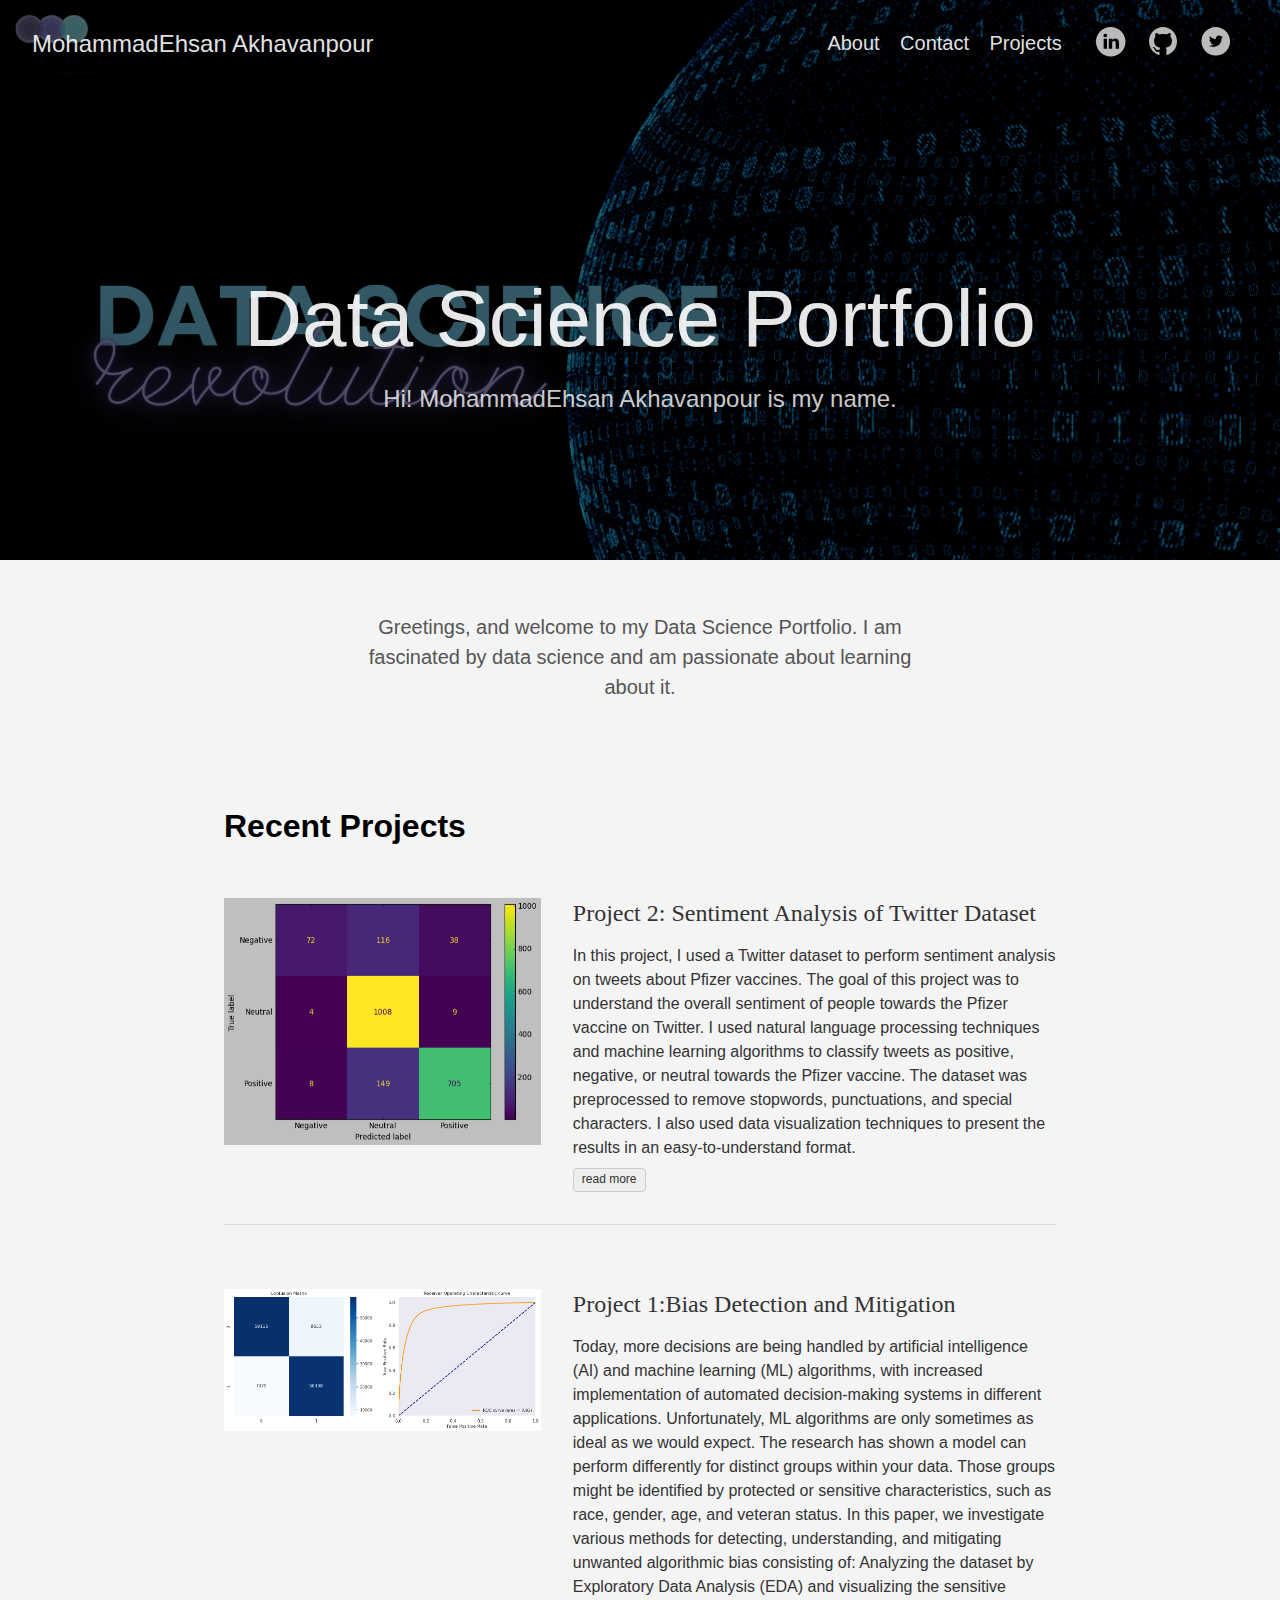
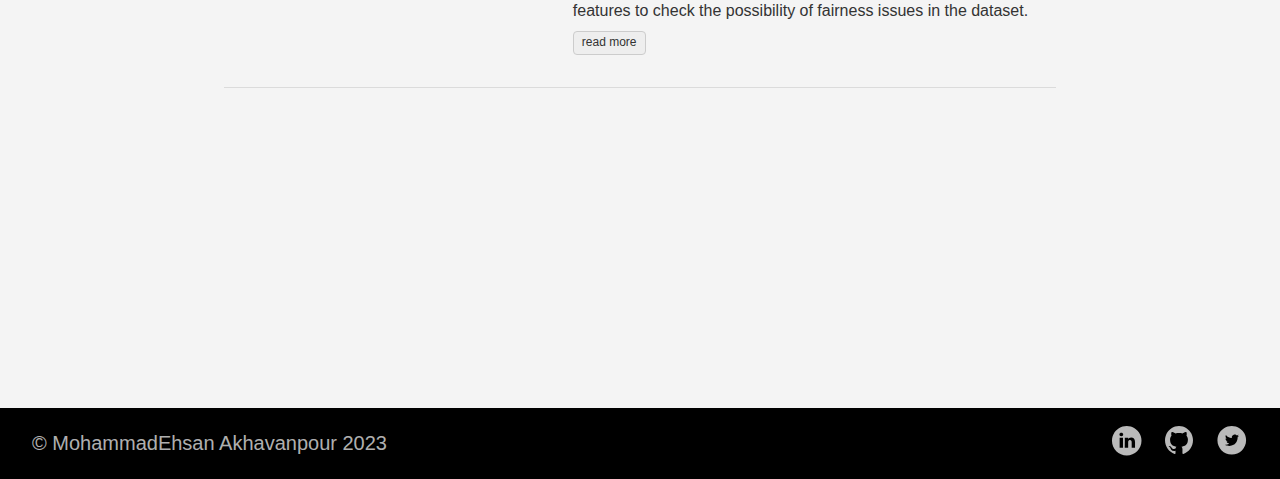
<file: index.html>
<!DOCTYPE html>
<html lang="en-us">
  <head>
    <meta charset="utf-8">
    <meta http-equiv="X-UA-Compatible" content="IE=edge,chrome=1">
    
    <title>Data Science Portfolio | MohammadEhsan Akhavanpour</title>
    <meta name="viewport" content="width=device-width,minimum-scale=1">
    <meta name="description" content="Hi! MohammadEhsan Akhavanpour is my name.">
    <meta name="generator" content="Hugo 0.110.0">
    
    
    
    
      <meta name="robots" content="noindex, nofollow">
    

    
<link rel="stylesheet" href="https://ehsanap7.github.io/Ehsan_Portfolio/ananke/css/main.min.css" >



    
    
    
      

    

    
    
      <link href="https://ehsanap7.github.io/Ehsan_Portfolio/index.xml" rel="alternate" type="application/rss+xml" title="MohammadEhsan Akhavanpour" />
      <link href="https://ehsanap7.github.io/Ehsan_Portfolio/index.xml" rel="feed" type="application/rss+xml" title="MohammadEhsan Akhavanpour" />
      
    
    
    <meta property="og:title" content="Data Science Portfolio" />
<meta property="og:description" content="Hi! MohammadEhsan Akhavanpour is my name." />
<meta property="og:type" content="website" />
<meta property="og:url" content="https://ehsanap7.github.io/Ehsan_Portfolio/" /><meta property="og:site_name" content="MohammadEhsan Akhavanpour" />
<meta itemprop="name" content="Data Science Portfolio">
<meta itemprop="description" content="Hi! MohammadEhsan Akhavanpour is my name."><meta name="twitter:card" content="summary"/>
<meta name="twitter:title" content="Data Science Portfolio"/>
<meta name="twitter:description" content="Hi! MohammadEhsan Akhavanpour is my name."/>

	
  </head>

  <body class="ma0 avenir bg-near-white">

    

  
  <header class="cover bg-top" style="background-image: url('https://ehsanap7.github.io/Ehsan_Portfolio/images/main1.png');">
    <div class="bg-black-60">
      <nav class="pv3 ph3 ph4-ns" role="navigation">
  <div class="flex-l justify-between items-center center">
    <a href="https://ehsanap7.github.io/Ehsan_Portfolio/" class="f3 fw2 hover-white no-underline white-90 dib">
      
        MohammadEhsan Akhavanpour
      
    </a>
    <div class="flex-l items-center">
      

      
        <ul class="pl0 mr3">
          
          <li class="list f5 f4-ns fw4 dib pr3">
            <a class="hover-white no-underline white-90" href="https://ehsanap7.github.io/Ehsan_Portfolio/about/" title="About page">
              About
            </a>
          </li>
          
          <li class="list f5 f4-ns fw4 dib pr3">
            <a class="hover-white no-underline white-90" href="https://ehsanap7.github.io/Ehsan_Portfolio/contact/" title="Contact page">
              Contact
            </a>
          </li>
          
          <li class="list f5 f4-ns fw4 dib pr3">
            <a class="hover-white no-underline white-90" href="https://ehsanap7.github.io/Ehsan_Portfolio/post/" title="Projects page">
              Projects
            </a>
          </li>
          
        </ul>
      
      
<div class="ananke-socials">
  
    
    <a href="https://www.linkedin.com/in/ehsanap/" target="_blank" rel="noopener" class="linkedin ananke-social-link link-transition stackoverflow link dib z-999 pt3 pt0-l mr1" title="LinkedIn link" aria-label="follow on LinkedIn——Opens in a new window">
      
        <span class="icon"><svg style="enable-background:new 0 0 65 65;" version="1.1" viewBox="0 0 65 65"  xml:space="preserve" xmlns="http://www.w3.org/2000/svg" xmlns:xlink="http://www.w3.org/1999/xlink">
  <path d="M50.837,48.137V36.425c0-6.275-3.35-9.195-7.816-9.195  c-3.604,0-5.219,1.983-6.119,3.374V27.71h-6.79c0.09,1.917,0,20.427,0,20.427h6.79V36.729c0-0.609,0.044-1.219,0.224-1.655  c0.49-1.22,1.607-2.483,3.482-2.483c2.458,0,3.44,1.873,3.44,4.618v10.929H50.837z M22.959,24.922c2.367,0,3.842-1.57,3.842-3.531  c-0.044-2.003-1.475-3.528-3.797-3.528s-3.841,1.524-3.841,3.528c0,1.961,1.474,3.531,3.753,3.531H22.959z M34,64  C17.432,64,4,50.568,4,34C4,17.431,17.432,4,34,4s30,13.431,30,30C64,50.568,50.568,64,34,64z M26.354,48.137V27.71h-6.789v20.427  H26.354z" style="fill-rule:evenodd;clip-rule:evenodd;"/>
</svg>
</span>
      
<span class="new-window"><svg  height="8px"  style="enable-background:new 0 0 1000 1000;" version="1.1" viewBox="0 0 1000 1000"  xml:space="preserve" xmlns="http://www.w3.org/2000/svg" xmlns:xlink="http://www.w3.org/1999/xlink" >
<path d="M598 128h298v298h-86v-152l-418 418-60-60 418-418h-152v-86zM810 810v-298h86v298c0 46-40 86-86 86h-596c-48 0-86-40-86-86v-596c0-46 38-86 86-86h298v86h-298v596h596z" style="fill-rule:evenodd;clip-rule:evenodd;"/>
</svg>
</span></a>
  
    
    <a href="https://github.com/ehsanap7" target="_blank" rel="noopener" class="github ananke-social-link link-transition stackoverflow link dib z-999 pt3 pt0-l mr1" title="GitHub link" aria-label="follow on GitHub——Opens in a new window">
      
        <span class="icon"><svg style="enable-background:new 0 0 512 512;" version="1.1" viewBox="0 0 512 512"  xml:space="preserve" xmlns="http://www.w3.org/2000/svg" xmlns:xlink="http://www.w3.org/1999/xlink" >
  <path d="M256,32C132.3,32,32,134.8,32,261.7c0,101.5,64.2,187.5,153.2,217.9c11.2,2.1,15.3-5,15.3-11.1   c0-5.5-0.2-19.9-0.3-39.1c-62.3,13.9-75.5-30.8-75.5-30.8c-10.2-26.5-24.9-33.6-24.9-33.6c-20.3-14.3,1.5-14,1.5-14   c22.5,1.6,34.3,23.7,34.3,23.7c20,35.1,52.4,25,65.2,19.1c2-14.8,7.8-25,14.2-30.7c-49.7-5.8-102-25.5-102-113.5   c0-25.1,8.7-45.6,23-61.6c-2.3-5.8-10-29.2,2.2-60.8c0,0,18.8-6.2,61.6,23.5c17.9-5.1,37-7.6,56.1-7.7c19,0.1,38.2,2.6,56.1,7.7   c42.8-29.7,61.5-23.5,61.5-23.5c12.2,31.6,4.5,55,2.2,60.8c14.3,16.1,23,36.6,23,61.6c0,88.2-52.4,107.6-102.3,113.3   c8,7.1,15.2,21.1,15.2,42.5c0,30.7-0.3,55.5-0.3,63c0,6.1,4,13.3,15.4,11C415.9,449.1,480,363.1,480,261.7   C480,134.8,379.7,32,256,32z"/>
</svg>
</span>
      
<span class="new-window"><svg  height="8px"  style="enable-background:new 0 0 1000 1000;" version="1.1" viewBox="0 0 1000 1000"  xml:space="preserve" xmlns="http://www.w3.org/2000/svg" xmlns:xlink="http://www.w3.org/1999/xlink" >
<path d="M598 128h298v298h-86v-152l-418 418-60-60 418-418h-152v-86zM810 810v-298h86v298c0 46-40 86-86 86h-596c-48 0-86-40-86-86v-596c0-46 38-86 86-86h298v86h-298v596h596z" style="fill-rule:evenodd;clip-rule:evenodd;"/>
</svg>
</span></a>
  
    
    <a href="https://twitter.com/ehsanap7" target="_blank" rel="noopener" class="twitter ananke-social-link link-transition stackoverflow link dib z-999 pt3 pt0-l mr1" title="Twitter link" aria-label="follow on Twitter——Opens in a new window">
      
        <span class="icon"><svg style="enable-background:new 0 0 67 67;" version="1.1" viewBox="0 0 67 67"  xml:space="preserve" xmlns="http://www.w3.org/2000/svg" xmlns:xlink="http://www.w3.org/1999/xlink"><path d="M37.167,22.283c-2.619,0.953-4.274,3.411-4.086,6.101  l0.063,1.038l-1.048-0.127c-3.813-0.487-7.145-2.139-9.974-4.915l-1.383-1.377l-0.356,1.017c-0.754,2.267-0.272,4.661,1.299,6.271  c0.838,0.89,0.649,1.017-0.796,0.487c-0.503-0.169-0.943-0.296-0.985-0.233c-0.146,0.149,0.356,2.076,0.754,2.839  c0.545,1.06,1.655,2.097,2.871,2.712l1.027,0.487l-1.215,0.021c-1.173,0-1.215,0.021-1.089,0.467  c0.419,1.377,2.074,2.839,3.918,3.475l1.299,0.444l-1.131,0.678c-1.676,0.976-3.646,1.526-5.616,1.568  C19.775,43.256,19,43.341,19,43.405c0,0.211,2.557,1.397,4.044,1.864c4.463,1.377,9.765,0.783,13.746-1.568  c2.829-1.673,5.657-5,6.978-8.221c0.713-1.716,1.425-4.851,1.425-6.354c0-0.975,0.063-1.102,1.236-2.267  c0.692-0.678,1.341-1.419,1.467-1.631c0.21-0.403,0.188-0.403-0.88-0.043c-1.781,0.636-2.033,0.551-1.152-0.402  c0.649-0.678,1.425-1.907,1.425-2.267c0-0.063-0.314,0.042-0.671,0.233c-0.377,0.212-1.215,0.53-1.844,0.72l-1.131,0.361l-1.027-0.7  c-0.566-0.381-1.361-0.805-1.781-0.932C39.766,21.902,38.131,21.944,37.167,22.283z M33,64C16.432,64,3,50.569,3,34S16.432,4,33,4  s30,13.431,30,30S49.568,64,33,64z" style="fill-rule:evenodd;clip-rule:evenodd;"/></svg>
</span>
      
<span class="new-window"><svg  height="8px"  style="enable-background:new 0 0 1000 1000;" version="1.1" viewBox="0 0 1000 1000"  xml:space="preserve" xmlns="http://www.w3.org/2000/svg" xmlns:xlink="http://www.w3.org/1999/xlink" >
<path d="M598 128h298v298h-86v-152l-418 418-60-60 418-418h-152v-86zM810 810v-298h86v298c0 46-40 86-86 86h-596c-48 0-86-40-86-86v-596c0-46 38-86 86-86h298v86h-298v596h596z" style="fill-rule:evenodd;clip-rule:evenodd;"/>
</svg>
</span></a>
  
</div>

    </div>
  </div>
</nav>

      <div class="tc-l pv4 pv6-l ph3 ph4-ns">
        <h1 class="f2 f-subheadline-l fw2 white-90 mb0 lh-title">
          Data Science Portfolio
        </h1>
        
          <h2 class="fw1 f5 f3-l white-80 measure-wide-l center mt3">
            Hi! MohammadEhsan Akhavanpour is my name.
          </h2>
        
      </div>
    </div>
  </header>


    <main class="pb7" role="main">
      
 <article class="cf ph3 ph5-l pv3 pv4-l f4 tc-l center measure-wide lh-copy mid-gray">
    <p>Greetings, and welcome to my Data Science Portfolio. I am fascinated by data science and am passionate about learning about it.</p>

  </article>
  
  
  
  
  
  
  
    
    

    <div class="pa3 pa4-ns w-100 w-70-ns center">
      
       
          <h1 class="flex-none">
            Recent Projects
          </h1>
        

      

      <section class="w-100 mw8">
        
        
          <div class="relative w-100 mb4">
            
<article class="bb b--black-10">
  <div class="db pv4 ph3 ph0-l no-underline dark-gray">
    <div class="flex flex-column flex-row-ns">
      
          
        <div class="pr3-ns mb4 mb0-ns w-100 w-40-ns">
          <a href="https://ehsanap7.github.io/Ehsan_Portfolio/post/project-2/" class="db grow">
            <img src="https://ehsanap7.github.io/Ehsan_Portfolio/images/project10.png" class="img" alt="image from Project 2: Sentiment Analysis of Twitter Dataset">
          </a>
        </div>
      
      <div class="blah w-100 w-60-ns pl3-ns">
        <h1 class="f3 fw1 athelas mt0 lh-title">
          <a href="https://ehsanap7.github.io/Ehsan_Portfolio/post/project-2/" class="color-inherit dim link">
            Project 2: Sentiment Analysis of Twitter Dataset
            </a>
        </h1>
        <div class="f6 f5-l lh-copy nested-copy-line-height nested-links">
          In this project, I used a Twitter dataset to perform sentiment analysis on tweets about Pfizer vaccines. The goal of this project was to understand the overall sentiment of people towards the Pfizer vaccine on Twitter. I used natural language processing techniques and machine learning algorithms to classify tweets as positive, negative, or neutral towards the Pfizer vaccine. The dataset was preprocessed to remove stopwords, punctuations, and special characters. I also used data visualization techniques to present the results in an easy-to-understand format.
        </div>
          <a href="https://ehsanap7.github.io/Ehsan_Portfolio/post/project-2/" class="ba b--moon-gray bg-light-gray br2 color-inherit dib f7 hover-bg-moon-gray link mt2 ph2 pv1">read more</a>
        
      </div>
    </div>
  </div>
</article>

          </div>
        
          <div class="relative w-100 mb4">
            
<article class="bb b--black-10">
  <div class="db pv4 ph3 ph0-l no-underline dark-gray">
    <div class="flex flex-column flex-row-ns">
      
          
        <div class="pr3-ns mb4 mb0-ns w-100 w-40-ns">
          <a href="https://ehsanap7.github.io/Ehsan_Portfolio/post/project-1/" class="db grow">
            <img src="https://ehsanap7.github.io/Ehsan_Portfolio/images/project7.png" class="img" alt="image from Project 1:Bias Detection and Mitigation">
          </a>
        </div>
      
      <div class="blah w-100 w-60-ns pl3-ns">
        <h1 class="f3 fw1 athelas mt0 lh-title">
          <a href="https://ehsanap7.github.io/Ehsan_Portfolio/post/project-1/" class="color-inherit dim link">
            Project 1:Bias Detection and Mitigation
            </a>
        </h1>
        <div class="f6 f5-l lh-copy nested-copy-line-height nested-links">
          Today, more decisions are being handled by artificial intelligence (AI) and machine learning (ML) algorithms, with increased implementation of automated decision-making systems in different applications. Unfortunately, ML algorithms are only sometimes as ideal as we would expect. The research has shown a model can perform differently for distinct groups within your data. Those groups might be identified by protected or sensitive characteristics, such as race, gender, age, and veteran status. In this paper, we investigate various methods for detecting, understanding, and mitigating unwanted algorithmic bias consisting of: Analyzing the dataset by Exploratory Data Analysis (EDA) and visualizing the sensitive features to check the possibility of fairness issues in the dataset.
        </div>
          <a href="https://ehsanap7.github.io/Ehsan_Portfolio/post/project-1/" class="ba b--moon-gray bg-light-gray br2 color-inherit dib f7 hover-bg-moon-gray link mt2 ph2 pv1">read more</a>
        
      </div>
    </div>
  </div>
</article>

          </div>
        
      </section>

      

      </div>
  

    </main>
    <footer class="bg-black bottom-0 w-100 pa3" role="contentinfo">
  <div class="flex justify-between">
  <a class="f4 fw4 hover-white no-underline white-70 dn dib-ns pv2 ph3" href="https://ehsanap7.github.io/Ehsan_Portfolio/" >
    &copy;  MohammadEhsan Akhavanpour 2023 
  </a>
    <div>
<div class="ananke-socials">
  
    
    <a href="https://www.linkedin.com/in/ehsanap/" target="_blank" rel="noopener" class="linkedin ananke-social-link link-transition stackoverflow link dib z-999 pt3 pt0-l mr1" title="LinkedIn link" aria-label="follow on LinkedIn——Opens in a new window">
      
        <span class="icon"><svg style="enable-background:new 0 0 65 65;" version="1.1" viewBox="0 0 65 65"  xml:space="preserve" xmlns="http://www.w3.org/2000/svg" xmlns:xlink="http://www.w3.org/1999/xlink">
  <path d="M50.837,48.137V36.425c0-6.275-3.35-9.195-7.816-9.195  c-3.604,0-5.219,1.983-6.119,3.374V27.71h-6.79c0.09,1.917,0,20.427,0,20.427h6.79V36.729c0-0.609,0.044-1.219,0.224-1.655  c0.49-1.22,1.607-2.483,3.482-2.483c2.458,0,3.44,1.873,3.44,4.618v10.929H50.837z M22.959,24.922c2.367,0,3.842-1.57,3.842-3.531  c-0.044-2.003-1.475-3.528-3.797-3.528s-3.841,1.524-3.841,3.528c0,1.961,1.474,3.531,3.753,3.531H22.959z M34,64  C17.432,64,4,50.568,4,34C4,17.431,17.432,4,34,4s30,13.431,30,30C64,50.568,50.568,64,34,64z M26.354,48.137V27.71h-6.789v20.427  H26.354z" style="fill-rule:evenodd;clip-rule:evenodd;"/>
</svg>
</span>
      
<span class="new-window"><svg  height="8px"  style="enable-background:new 0 0 1000 1000;" version="1.1" viewBox="0 0 1000 1000"  xml:space="preserve" xmlns="http://www.w3.org/2000/svg" xmlns:xlink="http://www.w3.org/1999/xlink" >
<path d="M598 128h298v298h-86v-152l-418 418-60-60 418-418h-152v-86zM810 810v-298h86v298c0 46-40 86-86 86h-596c-48 0-86-40-86-86v-596c0-46 38-86 86-86h298v86h-298v596h596z" style="fill-rule:evenodd;clip-rule:evenodd;"/>
</svg>
</span></a>
  
    
    <a href="https://github.com/ehsanap7" target="_blank" rel="noopener" class="github ananke-social-link link-transition stackoverflow link dib z-999 pt3 pt0-l mr1" title="GitHub link" aria-label="follow on GitHub——Opens in a new window">
      
        <span class="icon"><svg style="enable-background:new 0 0 512 512;" version="1.1" viewBox="0 0 512 512"  xml:space="preserve" xmlns="http://www.w3.org/2000/svg" xmlns:xlink="http://www.w3.org/1999/xlink" >
  <path d="M256,32C132.3,32,32,134.8,32,261.7c0,101.5,64.2,187.5,153.2,217.9c11.2,2.1,15.3-5,15.3-11.1   c0-5.5-0.2-19.9-0.3-39.1c-62.3,13.9-75.5-30.8-75.5-30.8c-10.2-26.5-24.9-33.6-24.9-33.6c-20.3-14.3,1.5-14,1.5-14   c22.5,1.6,34.3,23.7,34.3,23.7c20,35.1,52.4,25,65.2,19.1c2-14.8,7.8-25,14.2-30.7c-49.7-5.8-102-25.5-102-113.5   c0-25.1,8.7-45.6,23-61.6c-2.3-5.8-10-29.2,2.2-60.8c0,0,18.8-6.2,61.6,23.5c17.9-5.1,37-7.6,56.1-7.7c19,0.1,38.2,2.6,56.1,7.7   c42.8-29.7,61.5-23.5,61.5-23.5c12.2,31.6,4.5,55,2.2,60.8c14.3,16.1,23,36.6,23,61.6c0,88.2-52.4,107.6-102.3,113.3   c8,7.1,15.2,21.1,15.2,42.5c0,30.7-0.3,55.5-0.3,63c0,6.1,4,13.3,15.4,11C415.9,449.1,480,363.1,480,261.7   C480,134.8,379.7,32,256,32z"/>
</svg>
</span>
      
<span class="new-window"><svg  height="8px"  style="enable-background:new 0 0 1000 1000;" version="1.1" viewBox="0 0 1000 1000"  xml:space="preserve" xmlns="http://www.w3.org/2000/svg" xmlns:xlink="http://www.w3.org/1999/xlink" >
<path d="M598 128h298v298h-86v-152l-418 418-60-60 418-418h-152v-86zM810 810v-298h86v298c0 46-40 86-86 86h-596c-48 0-86-40-86-86v-596c0-46 38-86 86-86h298v86h-298v596h596z" style="fill-rule:evenodd;clip-rule:evenodd;"/>
</svg>
</span></a>
  
    
    <a href="https://twitter.com/ehsanap7" target="_blank" rel="noopener" class="twitter ananke-social-link link-transition stackoverflow link dib z-999 pt3 pt0-l mr1" title="Twitter link" aria-label="follow on Twitter——Opens in a new window">
      
        <span class="icon"><svg style="enable-background:new 0 0 67 67;" version="1.1" viewBox="0 0 67 67"  xml:space="preserve" xmlns="http://www.w3.org/2000/svg" xmlns:xlink="http://www.w3.org/1999/xlink"><path d="M37.167,22.283c-2.619,0.953-4.274,3.411-4.086,6.101  l0.063,1.038l-1.048-0.127c-3.813-0.487-7.145-2.139-9.974-4.915l-1.383-1.377l-0.356,1.017c-0.754,2.267-0.272,4.661,1.299,6.271  c0.838,0.89,0.649,1.017-0.796,0.487c-0.503-0.169-0.943-0.296-0.985-0.233c-0.146,0.149,0.356,2.076,0.754,2.839  c0.545,1.06,1.655,2.097,2.871,2.712l1.027,0.487l-1.215,0.021c-1.173,0-1.215,0.021-1.089,0.467  c0.419,1.377,2.074,2.839,3.918,3.475l1.299,0.444l-1.131,0.678c-1.676,0.976-3.646,1.526-5.616,1.568  C19.775,43.256,19,43.341,19,43.405c0,0.211,2.557,1.397,4.044,1.864c4.463,1.377,9.765,0.783,13.746-1.568  c2.829-1.673,5.657-5,6.978-8.221c0.713-1.716,1.425-4.851,1.425-6.354c0-0.975,0.063-1.102,1.236-2.267  c0.692-0.678,1.341-1.419,1.467-1.631c0.21-0.403,0.188-0.403-0.88-0.043c-1.781,0.636-2.033,0.551-1.152-0.402  c0.649-0.678,1.425-1.907,1.425-2.267c0-0.063-0.314,0.042-0.671,0.233c-0.377,0.212-1.215,0.53-1.844,0.72l-1.131,0.361l-1.027-0.7  c-0.566-0.381-1.361-0.805-1.781-0.932C39.766,21.902,38.131,21.944,37.167,22.283z M33,64C16.432,64,3,50.569,3,34S16.432,4,33,4  s30,13.431,30,30S49.568,64,33,64z" style="fill-rule:evenodd;clip-rule:evenodd;"/></svg>
</span>
      
<span class="new-window"><svg  height="8px"  style="enable-background:new 0 0 1000 1000;" version="1.1" viewBox="0 0 1000 1000"  xml:space="preserve" xmlns="http://www.w3.org/2000/svg" xmlns:xlink="http://www.w3.org/1999/xlink" >
<path d="M598 128h298v298h-86v-152l-418 418-60-60 418-418h-152v-86zM810 810v-298h86v298c0 46-40 86-86 86h-596c-48 0-86-40-86-86v-596c0-46 38-86 86-86h298v86h-298v596h596z" style="fill-rule:evenodd;clip-rule:evenodd;"/>
</svg>
</span></a>
  
</div>
</div>
  </div>
</footer>

  </body>
</html>
</file>
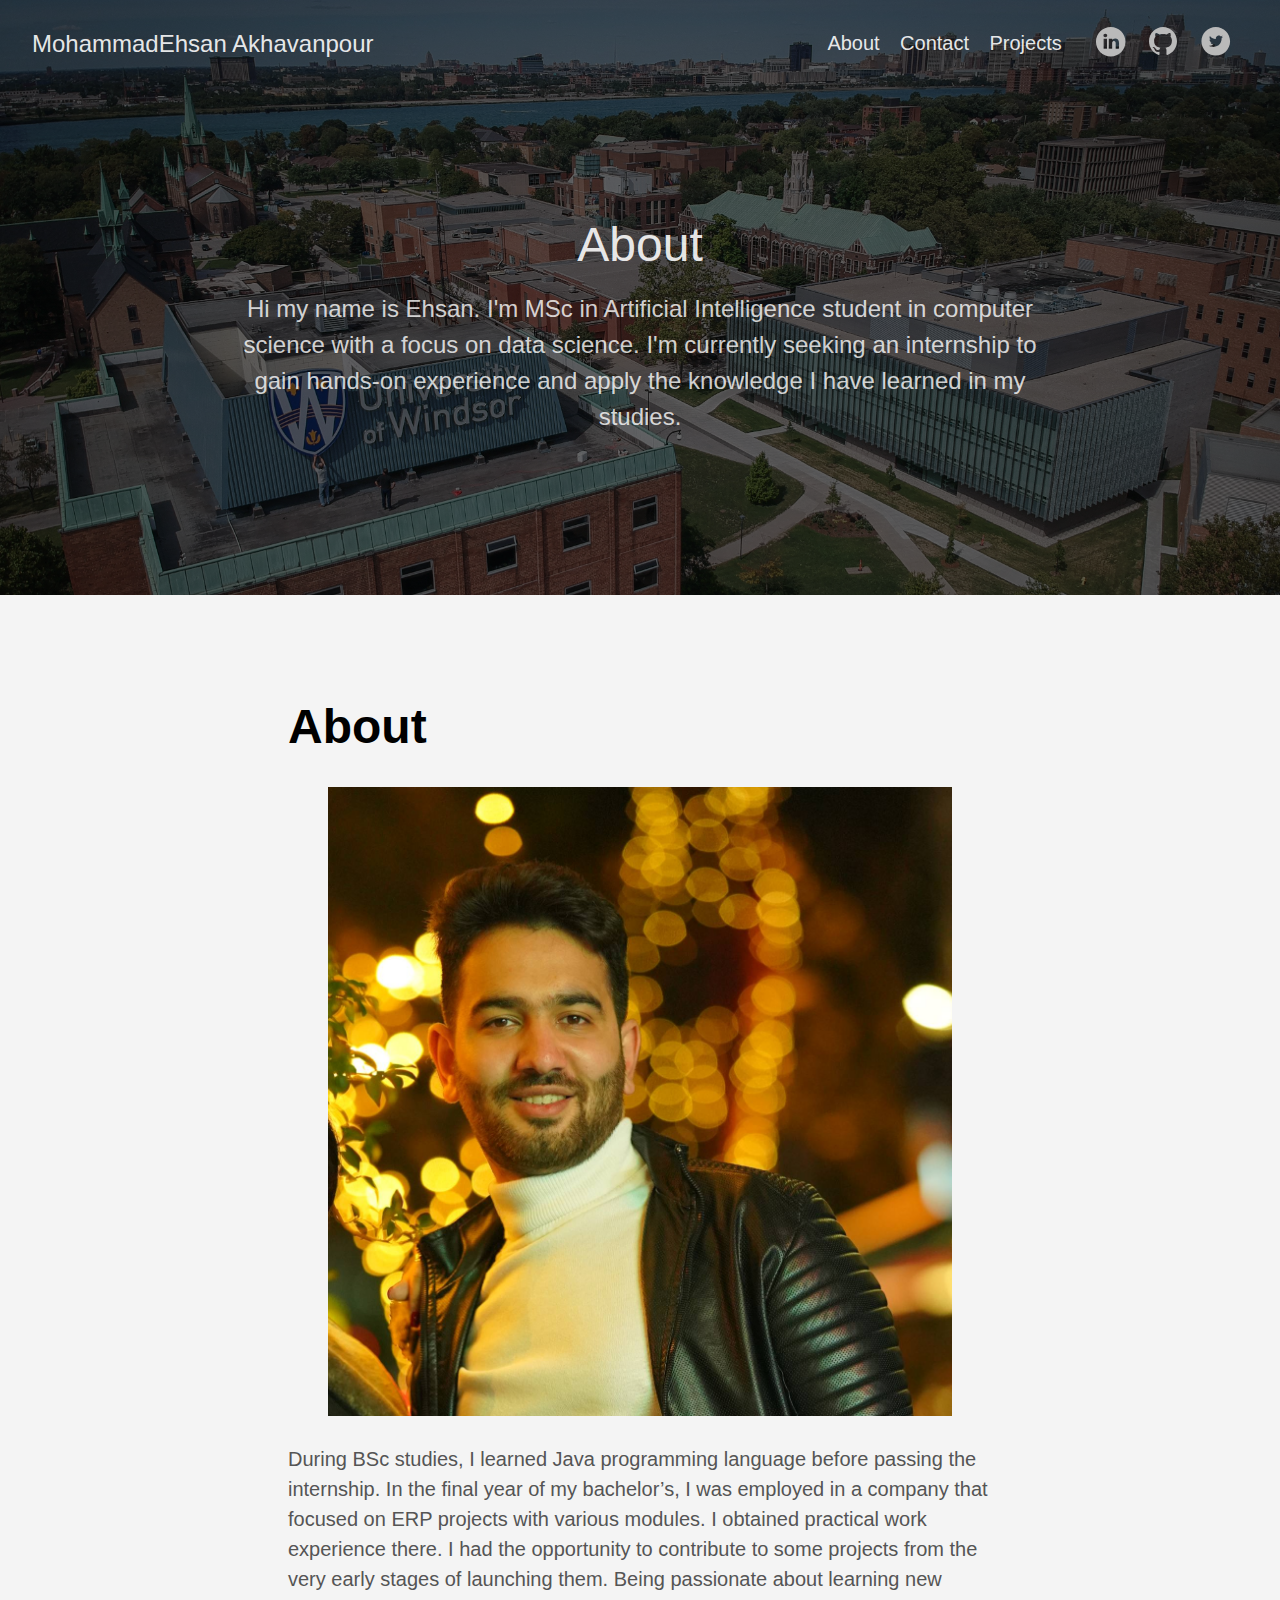
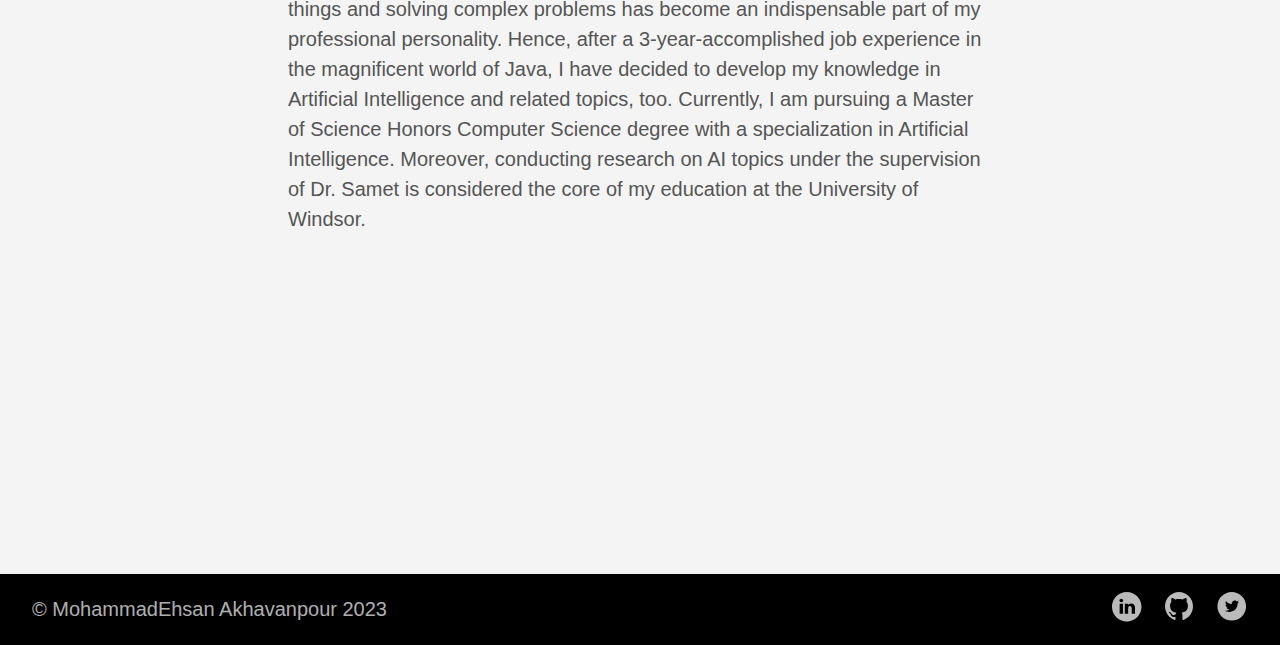
<file: about/index.html>
<!DOCTYPE html>
<html lang="en-us">
  <head>
    <meta charset="utf-8">
    <meta http-equiv="X-UA-Compatible" content="IE=edge,chrome=1">
    
    <title>About | MohammadEhsan Akhavanpour</title>
    <meta name="viewport" content="width=device-width,minimum-scale=1">
    <meta name="description" content="Hi my name is Ehsan. I&#39;m MSc in Artificial Intelligence student in computer science with a focus on data science. I&#39;m currently seeking an internship to gain hands-on experience and apply the knowledge I have learned in my studies.">
    <meta name="generator" content="Hugo 0.110.0">
    
    
    
    
      <meta name="robots" content="noindex, nofollow">
    

    
<link rel="stylesheet" href="https://ehsanap7.github.io/Ehsan_Portfolio/ananke/css/main.min.css" >



    
    
    
      

    

    
    
    <meta property="og:title" content="About" />
<meta property="og:description" content="Hi my name is Ehsan. I&#39;m MSc in Artificial Intelligence student in computer science with a focus on data science. I&#39;m currently seeking an internship to gain hands-on experience and apply the knowledge I have learned in my studies." />
<meta property="og:type" content="article" />
<meta property="og:url" content="https://ehsanap7.github.io/Ehsan_Portfolio/about/" /><meta property="article:section" content="" />

<meta property="og:site_name" content="MohammadEhsan Akhavanpour" />
<meta itemprop="name" content="About">
<meta itemprop="description" content="Hi my name is Ehsan. I&#39;m MSc in Artificial Intelligence student in computer science with a focus on data science. I&#39;m currently seeking an internship to gain hands-on experience and apply the knowledge I have learned in my studies.">

<meta itemprop="wordCount" content="143">
<meta itemprop="keywords" content="" /><meta name="twitter:card" content="summary"/>
<meta name="twitter:title" content="About"/>
<meta name="twitter:description" content="Hi my name is Ehsan. I&#39;m MSc in Artificial Intelligence student in computer science with a focus on data science. I&#39;m currently seeking an internship to gain hands-on experience and apply the knowledge I have learned in my studies."/>

	
  </head>

  <body class="ma0 avenir bg-near-white">

    

  
  <header class="cover bg-top" style="background-image: url('https://ehsanap7.github.io/Ehsan_Portfolio/images/windsor3.jpg');">
    <div class="bg-black-60">
      <nav class="pv3 ph3 ph4-ns" role="navigation">
  <div class="flex-l justify-between items-center center">
    <a href="https://ehsanap7.github.io/Ehsan_Portfolio/" class="f3 fw2 hover-white no-underline white-90 dib">
      
        MohammadEhsan Akhavanpour
      
    </a>
    <div class="flex-l items-center">
      

      
        <ul class="pl0 mr3">
          
          <li class="list f5 f4-ns fw4 dib pr3">
            <a class="hover-white no-underline white-90" href="https://ehsanap7.github.io/Ehsan_Portfolio/about/" title="About page">
              About
            </a>
          </li>
          
          <li class="list f5 f4-ns fw4 dib pr3">
            <a class="hover-white no-underline white-90" href="https://ehsanap7.github.io/Ehsan_Portfolio/contact/" title="Contact page">
              Contact
            </a>
          </li>
          
          <li class="list f5 f4-ns fw4 dib pr3">
            <a class="hover-white no-underline white-90" href="https://ehsanap7.github.io/Ehsan_Portfolio/post/" title="Projects page">
              Projects
            </a>
          </li>
          
        </ul>
      
      
<div class="ananke-socials">
  
    
    <a href="https://www.linkedin.com/in/ehsanap/" target="_blank" rel="noopener" class="linkedin ananke-social-link link-transition stackoverflow link dib z-999 pt3 pt0-l mr1" title="LinkedIn link" aria-label="follow on LinkedIn——Opens in a new window">
      
        <span class="icon"><svg style="enable-background:new 0 0 65 65;" version="1.1" viewBox="0 0 65 65"  xml:space="preserve" xmlns="http://www.w3.org/2000/svg" xmlns:xlink="http://www.w3.org/1999/xlink">
  <path d="M50.837,48.137V36.425c0-6.275-3.35-9.195-7.816-9.195  c-3.604,0-5.219,1.983-6.119,3.374V27.71h-6.79c0.09,1.917,0,20.427,0,20.427h6.79V36.729c0-0.609,0.044-1.219,0.224-1.655  c0.49-1.22,1.607-2.483,3.482-2.483c2.458,0,3.44,1.873,3.44,4.618v10.929H50.837z M22.959,24.922c2.367,0,3.842-1.57,3.842-3.531  c-0.044-2.003-1.475-3.528-3.797-3.528s-3.841,1.524-3.841,3.528c0,1.961,1.474,3.531,3.753,3.531H22.959z M34,64  C17.432,64,4,50.568,4,34C4,17.431,17.432,4,34,4s30,13.431,30,30C64,50.568,50.568,64,34,64z M26.354,48.137V27.71h-6.789v20.427  H26.354z" style="fill-rule:evenodd;clip-rule:evenodd;"/>
</svg>
</span>
      
<span class="new-window"><svg  height="8px"  style="enable-background:new 0 0 1000 1000;" version="1.1" viewBox="0 0 1000 1000"  xml:space="preserve" xmlns="http://www.w3.org/2000/svg" xmlns:xlink="http://www.w3.org/1999/xlink" >
<path d="M598 128h298v298h-86v-152l-418 418-60-60 418-418h-152v-86zM810 810v-298h86v298c0 46-40 86-86 86h-596c-48 0-86-40-86-86v-596c0-46 38-86 86-86h298v86h-298v596h596z" style="fill-rule:evenodd;clip-rule:evenodd;"/>
</svg>
</span></a>
  
    
    <a href="https://github.com/ehsanap7" target="_blank" rel="noopener" class="github ananke-social-link link-transition stackoverflow link dib z-999 pt3 pt0-l mr1" title="GitHub link" aria-label="follow on GitHub——Opens in a new window">
      
        <span class="icon"><svg style="enable-background:new 0 0 512 512;" version="1.1" viewBox="0 0 512 512"  xml:space="preserve" xmlns="http://www.w3.org/2000/svg" xmlns:xlink="http://www.w3.org/1999/xlink" >
  <path d="M256,32C132.3,32,32,134.8,32,261.7c0,101.5,64.2,187.5,153.2,217.9c11.2,2.1,15.3-5,15.3-11.1   c0-5.5-0.2-19.9-0.3-39.1c-62.3,13.9-75.5-30.8-75.5-30.8c-10.2-26.5-24.9-33.6-24.9-33.6c-20.3-14.3,1.5-14,1.5-14   c22.5,1.6,34.3,23.7,34.3,23.7c20,35.1,52.4,25,65.2,19.1c2-14.8,7.8-25,14.2-30.7c-49.7-5.8-102-25.5-102-113.5   c0-25.1,8.7-45.6,23-61.6c-2.3-5.8-10-29.2,2.2-60.8c0,0,18.8-6.2,61.6,23.5c17.9-5.1,37-7.6,56.1-7.7c19,0.1,38.2,2.6,56.1,7.7   c42.8-29.7,61.5-23.5,61.5-23.5c12.2,31.6,4.5,55,2.2,60.8c14.3,16.1,23,36.6,23,61.6c0,88.2-52.4,107.6-102.3,113.3   c8,7.1,15.2,21.1,15.2,42.5c0,30.7-0.3,55.5-0.3,63c0,6.1,4,13.3,15.4,11C415.9,449.1,480,363.1,480,261.7   C480,134.8,379.7,32,256,32z"/>
</svg>
</span>
      
<span class="new-window"><svg  height="8px"  style="enable-background:new 0 0 1000 1000;" version="1.1" viewBox="0 0 1000 1000"  xml:space="preserve" xmlns="http://www.w3.org/2000/svg" xmlns:xlink="http://www.w3.org/1999/xlink" >
<path d="M598 128h298v298h-86v-152l-418 418-60-60 418-418h-152v-86zM810 810v-298h86v298c0 46-40 86-86 86h-596c-48 0-86-40-86-86v-596c0-46 38-86 86-86h298v86h-298v596h596z" style="fill-rule:evenodd;clip-rule:evenodd;"/>
</svg>
</span></a>
  
    
    <a href="https://twitter.com/ehsanap7" target="_blank" rel="noopener" class="twitter ananke-social-link link-transition stackoverflow link dib z-999 pt3 pt0-l mr1" title="Twitter link" aria-label="follow on Twitter——Opens in a new window">
      
        <span class="icon"><svg style="enable-background:new 0 0 67 67;" version="1.1" viewBox="0 0 67 67"  xml:space="preserve" xmlns="http://www.w3.org/2000/svg" xmlns:xlink="http://www.w3.org/1999/xlink"><path d="M37.167,22.283c-2.619,0.953-4.274,3.411-4.086,6.101  l0.063,1.038l-1.048-0.127c-3.813-0.487-7.145-2.139-9.974-4.915l-1.383-1.377l-0.356,1.017c-0.754,2.267-0.272,4.661,1.299,6.271  c0.838,0.89,0.649,1.017-0.796,0.487c-0.503-0.169-0.943-0.296-0.985-0.233c-0.146,0.149,0.356,2.076,0.754,2.839  c0.545,1.06,1.655,2.097,2.871,2.712l1.027,0.487l-1.215,0.021c-1.173,0-1.215,0.021-1.089,0.467  c0.419,1.377,2.074,2.839,3.918,3.475l1.299,0.444l-1.131,0.678c-1.676,0.976-3.646,1.526-5.616,1.568  C19.775,43.256,19,43.341,19,43.405c0,0.211,2.557,1.397,4.044,1.864c4.463,1.377,9.765,0.783,13.746-1.568  c2.829-1.673,5.657-5,6.978-8.221c0.713-1.716,1.425-4.851,1.425-6.354c0-0.975,0.063-1.102,1.236-2.267  c0.692-0.678,1.341-1.419,1.467-1.631c0.21-0.403,0.188-0.403-0.88-0.043c-1.781,0.636-2.033,0.551-1.152-0.402  c0.649-0.678,1.425-1.907,1.425-2.267c0-0.063-0.314,0.042-0.671,0.233c-0.377,0.212-1.215,0.53-1.844,0.72l-1.131,0.361l-1.027-0.7  c-0.566-0.381-1.361-0.805-1.781-0.932C39.766,21.902,38.131,21.944,37.167,22.283z M33,64C16.432,64,3,50.569,3,34S16.432,4,33,4  s30,13.431,30,30S49.568,64,33,64z" style="fill-rule:evenodd;clip-rule:evenodd;"/></svg>
</span>
      
<span class="new-window"><svg  height="8px"  style="enable-background:new 0 0 1000 1000;" version="1.1" viewBox="0 0 1000 1000"  xml:space="preserve" xmlns="http://www.w3.org/2000/svg" xmlns:xlink="http://www.w3.org/1999/xlink" >
<path d="M598 128h298v298h-86v-152l-418 418-60-60 418-418h-152v-86zM810 810v-298h86v298c0 46-40 86-86 86h-596c-48 0-86-40-86-86v-596c0-46 38-86 86-86h298v86h-298v596h596z" style="fill-rule:evenodd;clip-rule:evenodd;"/>
</svg>
</span></a>
  
</div>

    </div>
  </div>
</nav>

      <div class="tc-l pv6 ph3 ph4-ns">
        
          <div class="f2 f1-l fw2 white-90 mb0 lh-title">About</div>
          
            <div class="fw1 f5 f3-l white-80 measure-wide-l center lh-copy mt3 mb4">
              Hi my name is Ehsan. I&#39;m MSc in Artificial Intelligence student in computer science with a focus on data science. I&#39;m currently seeking an internship to gain hands-on experience and apply the knowledge I have learned in my studies.
            </div>
          
        
      </div>
    </div>
  </header>


    <main class="pb7" role="main">
      
  <div class="flex-l mt2 mw8 center">
    <article class="center cf pv5 ph3 ph4-ns mw7">
      <header>
        <h1 class="f1">
          About
        </h1>
      </header>
      <div class="nested-copy-line-height lh-copy f4 nested-links mid-gray">
        <figure><img src="https://ehsanap7.github.io/Ehsan_Portfolio/images/ehsan1.jpg"/>
</figure>

<p>During BSc studies, I learned Java programming language before passing the internship. In the final year of my bachelor&rsquo;s,
I was employed in a company that focused on ERP projects with various modules. I obtained practical work experience there.
I had the opportunity to contribute to some projects from the very early stages of launching them. Being passionate about learning new things and
solving complex problems has become an indispensable part of my professional personality.
Hence, after a 3-year-accomplished job experience in the magnificent world of Java, I have decided to develop my knowledge in Artificial Intelligence and related topics, too. Currently, I am pursuing a Master of Science Honors Computer Science degree with a specialization in Artificial Intelligence. Moreover, conducting research on AI topics under the supervision of Dr. Samet is considered the core of my education at the University of Windsor.</p>

      </div>
    </article>
  </div>

    </main>
    <footer class="bg-black bottom-0 w-100 pa3" role="contentinfo">
  <div class="flex justify-between">
  <a class="f4 fw4 hover-white no-underline white-70 dn dib-ns pv2 ph3" href="https://ehsanap7.github.io/Ehsan_Portfolio/" >
    &copy;  MohammadEhsan Akhavanpour 2023 
  </a>
    <div>
<div class="ananke-socials">
  
    
    <a href="https://www.linkedin.com/in/ehsanap/" target="_blank" rel="noopener" class="linkedin ananke-social-link link-transition stackoverflow link dib z-999 pt3 pt0-l mr1" title="LinkedIn link" aria-label="follow on LinkedIn——Opens in a new window">
      
        <span class="icon"><svg style="enable-background:new 0 0 65 65;" version="1.1" viewBox="0 0 65 65"  xml:space="preserve" xmlns="http://www.w3.org/2000/svg" xmlns:xlink="http://www.w3.org/1999/xlink">
  <path d="M50.837,48.137V36.425c0-6.275-3.35-9.195-7.816-9.195  c-3.604,0-5.219,1.983-6.119,3.374V27.71h-6.79c0.09,1.917,0,20.427,0,20.427h6.79V36.729c0-0.609,0.044-1.219,0.224-1.655  c0.49-1.22,1.607-2.483,3.482-2.483c2.458,0,3.44,1.873,3.44,4.618v10.929H50.837z M22.959,24.922c2.367,0,3.842-1.57,3.842-3.531  c-0.044-2.003-1.475-3.528-3.797-3.528s-3.841,1.524-3.841,3.528c0,1.961,1.474,3.531,3.753,3.531H22.959z M34,64  C17.432,64,4,50.568,4,34C4,17.431,17.432,4,34,4s30,13.431,30,30C64,50.568,50.568,64,34,64z M26.354,48.137V27.71h-6.789v20.427  H26.354z" style="fill-rule:evenodd;clip-rule:evenodd;"/>
</svg>
</span>
      
<span class="new-window"><svg  height="8px"  style="enable-background:new 0 0 1000 1000;" version="1.1" viewBox="0 0 1000 1000"  xml:space="preserve" xmlns="http://www.w3.org/2000/svg" xmlns:xlink="http://www.w3.org/1999/xlink" >
<path d="M598 128h298v298h-86v-152l-418 418-60-60 418-418h-152v-86zM810 810v-298h86v298c0 46-40 86-86 86h-596c-48 0-86-40-86-86v-596c0-46 38-86 86-86h298v86h-298v596h596z" style="fill-rule:evenodd;clip-rule:evenodd;"/>
</svg>
</span></a>
  
    
    <a href="https://github.com/ehsanap7" target="_blank" rel="noopener" class="github ananke-social-link link-transition stackoverflow link dib z-999 pt3 pt0-l mr1" title="GitHub link" aria-label="follow on GitHub——Opens in a new window">
      
        <span class="icon"><svg style="enable-background:new 0 0 512 512;" version="1.1" viewBox="0 0 512 512"  xml:space="preserve" xmlns="http://www.w3.org/2000/svg" xmlns:xlink="http://www.w3.org/1999/xlink" >
  <path d="M256,32C132.3,32,32,134.8,32,261.7c0,101.5,64.2,187.5,153.2,217.9c11.2,2.1,15.3-5,15.3-11.1   c0-5.5-0.2-19.9-0.3-39.1c-62.3,13.9-75.5-30.8-75.5-30.8c-10.2-26.5-24.9-33.6-24.9-33.6c-20.3-14.3,1.5-14,1.5-14   c22.5,1.6,34.3,23.7,34.3,23.7c20,35.1,52.4,25,65.2,19.1c2-14.8,7.8-25,14.2-30.7c-49.7-5.8-102-25.5-102-113.5   c0-25.1,8.7-45.6,23-61.6c-2.3-5.8-10-29.2,2.2-60.8c0,0,18.8-6.2,61.6,23.5c17.9-5.1,37-7.6,56.1-7.7c19,0.1,38.2,2.6,56.1,7.7   c42.8-29.7,61.5-23.5,61.5-23.5c12.2,31.6,4.5,55,2.2,60.8c14.3,16.1,23,36.6,23,61.6c0,88.2-52.4,107.6-102.3,113.3   c8,7.1,15.2,21.1,15.2,42.5c0,30.7-0.3,55.5-0.3,63c0,6.1,4,13.3,15.4,11C415.9,449.1,480,363.1,480,261.7   C480,134.8,379.7,32,256,32z"/>
</svg>
</span>
      
<span class="new-window"><svg  height="8px"  style="enable-background:new 0 0 1000 1000;" version="1.1" viewBox="0 0 1000 1000"  xml:space="preserve" xmlns="http://www.w3.org/2000/svg" xmlns:xlink="http://www.w3.org/1999/xlink" >
<path d="M598 128h298v298h-86v-152l-418 418-60-60 418-418h-152v-86zM810 810v-298h86v298c0 46-40 86-86 86h-596c-48 0-86-40-86-86v-596c0-46 38-86 86-86h298v86h-298v596h596z" style="fill-rule:evenodd;clip-rule:evenodd;"/>
</svg>
</span></a>
  
    
    <a href="https://twitter.com/ehsanap7" target="_blank" rel="noopener" class="twitter ananke-social-link link-transition stackoverflow link dib z-999 pt3 pt0-l mr1" title="Twitter link" aria-label="follow on Twitter——Opens in a new window">
      
        <span class="icon"><svg style="enable-background:new 0 0 67 67;" version="1.1" viewBox="0 0 67 67"  xml:space="preserve" xmlns="http://www.w3.org/2000/svg" xmlns:xlink="http://www.w3.org/1999/xlink"><path d="M37.167,22.283c-2.619,0.953-4.274,3.411-4.086,6.101  l0.063,1.038l-1.048-0.127c-3.813-0.487-7.145-2.139-9.974-4.915l-1.383-1.377l-0.356,1.017c-0.754,2.267-0.272,4.661,1.299,6.271  c0.838,0.89,0.649,1.017-0.796,0.487c-0.503-0.169-0.943-0.296-0.985-0.233c-0.146,0.149,0.356,2.076,0.754,2.839  c0.545,1.06,1.655,2.097,2.871,2.712l1.027,0.487l-1.215,0.021c-1.173,0-1.215,0.021-1.089,0.467  c0.419,1.377,2.074,2.839,3.918,3.475l1.299,0.444l-1.131,0.678c-1.676,0.976-3.646,1.526-5.616,1.568  C19.775,43.256,19,43.341,19,43.405c0,0.211,2.557,1.397,4.044,1.864c4.463,1.377,9.765,0.783,13.746-1.568  c2.829-1.673,5.657-5,6.978-8.221c0.713-1.716,1.425-4.851,1.425-6.354c0-0.975,0.063-1.102,1.236-2.267  c0.692-0.678,1.341-1.419,1.467-1.631c0.21-0.403,0.188-0.403-0.88-0.043c-1.781,0.636-2.033,0.551-1.152-0.402  c0.649-0.678,1.425-1.907,1.425-2.267c0-0.063-0.314,0.042-0.671,0.233c-0.377,0.212-1.215,0.53-1.844,0.72l-1.131,0.361l-1.027-0.7  c-0.566-0.381-1.361-0.805-1.781-0.932C39.766,21.902,38.131,21.944,37.167,22.283z M33,64C16.432,64,3,50.569,3,34S16.432,4,33,4  s30,13.431,30,30S49.568,64,33,64z" style="fill-rule:evenodd;clip-rule:evenodd;"/></svg>
</span>
      
<span class="new-window"><svg  height="8px"  style="enable-background:new 0 0 1000 1000;" version="1.1" viewBox="0 0 1000 1000"  xml:space="preserve" xmlns="http://www.w3.org/2000/svg" xmlns:xlink="http://www.w3.org/1999/xlink" >
<path d="M598 128h298v298h-86v-152l-418 418-60-60 418-418h-152v-86zM810 810v-298h86v298c0 46-40 86-86 86h-596c-48 0-86-40-86-86v-596c0-46 38-86 86-86h298v86h-298v596h596z" style="fill-rule:evenodd;clip-rule:evenodd;"/>
</svg>
</span></a>
  
</div>
</div>
  </div>
</footer>

  </body>
</html>
</file>
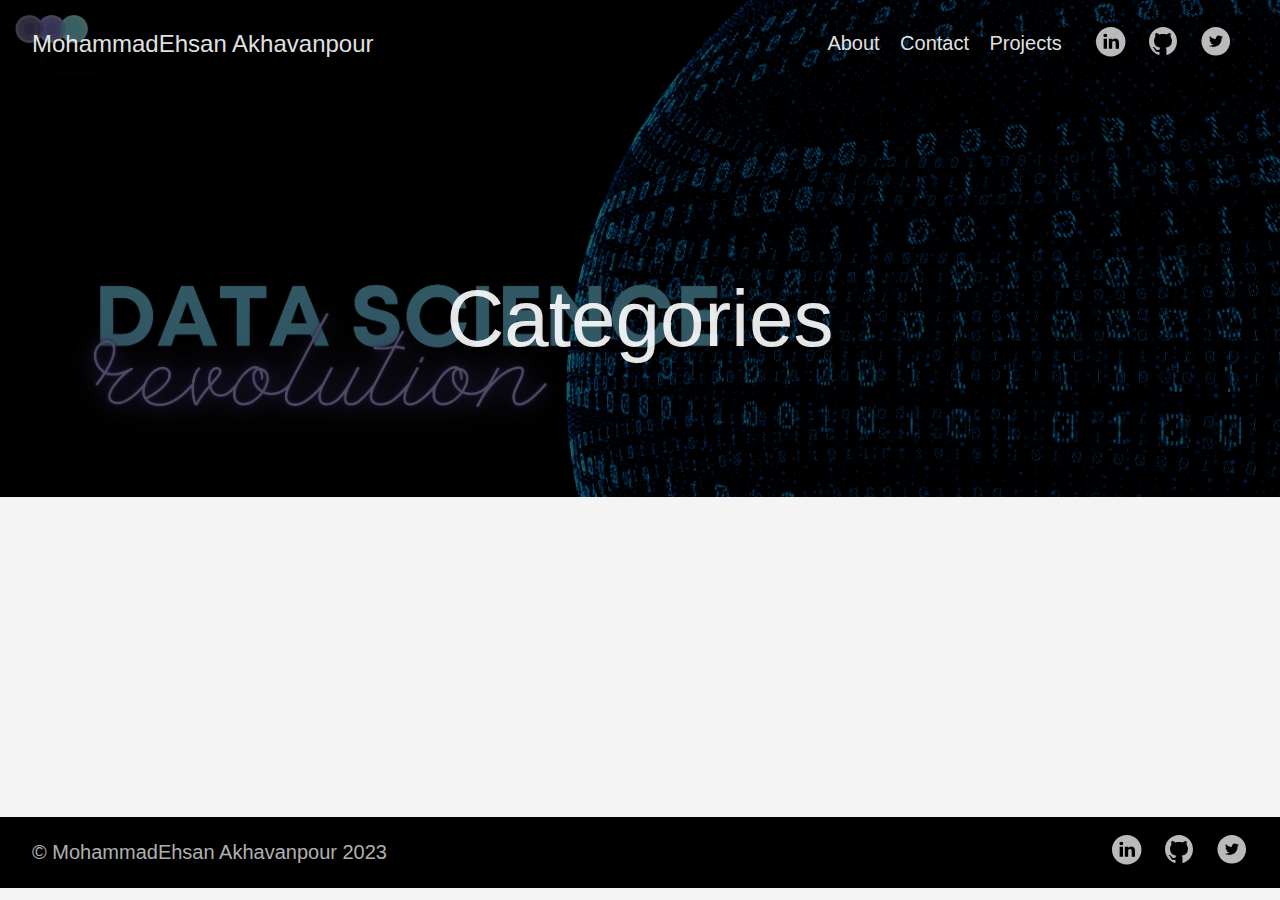
<file: categories/index.html>
<!DOCTYPE html>
<html lang="en-us">
  <head>
    <meta charset="utf-8">
    <meta http-equiv="X-UA-Compatible" content="IE=edge,chrome=1">
    
    <title>MohammadEhsan Akhavanpour</title>
    <meta name="viewport" content="width=device-width,minimum-scale=1">
    <meta name="description" content="The last theme you&#39;ll ever need. Maybe.">
    <meta name="generator" content="Hugo 0.110.0">
    
    
    
    
      <meta name="robots" content="noindex, nofollow">
    

    
<link rel="stylesheet" href="https://ehsanap7.github.io/Ehsan_Portfolio/ananke/css/main.min.css" >



    
    
    
      

    

    
    
      <link href="https://ehsanap7.github.io/Ehsan_Portfolio/categories/index.xml" rel="alternate" type="application/rss+xml" title="MohammadEhsan Akhavanpour" />
      <link href="https://ehsanap7.github.io/Ehsan_Portfolio/categories/index.xml" rel="feed" type="application/rss+xml" title="MohammadEhsan Akhavanpour" />
      
    
    
    <meta property="og:title" content="Categories" />
<meta property="og:description" content="The last theme you&#39;ll ever need. Maybe." />
<meta property="og:type" content="website" />
<meta property="og:url" content="https://ehsanap7.github.io/Ehsan_Portfolio/categories/" /><meta property="og:site_name" content="MohammadEhsan Akhavanpour" />
<meta itemprop="name" content="Categories">
<meta itemprop="description" content="The last theme you&#39;ll ever need. Maybe."><meta name="twitter:card" content="summary"/>
<meta name="twitter:title" content="Categories"/>
<meta name="twitter:description" content="The last theme you&#39;ll ever need. Maybe."/>

	
  </head>

  <body class="ma0 avenir bg-near-white">

    

  
  <header class="cover bg-top" style="background-image: url('https://ehsanap7.github.io/Ehsan_Portfolio/images/main1.png');">
    <div class="bg-black-60">
      <nav class="pv3 ph3 ph4-ns" role="navigation">
  <div class="flex-l justify-between items-center center">
    <a href="https://ehsanap7.github.io/Ehsan_Portfolio/" class="f3 fw2 hover-white no-underline white-90 dib">
      
        MohammadEhsan Akhavanpour
      
    </a>
    <div class="flex-l items-center">
      

      
        <ul class="pl0 mr3">
          
          <li class="list f5 f4-ns fw4 dib pr3">
            <a class="hover-white no-underline white-90" href="https://ehsanap7.github.io/Ehsan_Portfolio/about/" title="About page">
              About
            </a>
          </li>
          
          <li class="list f5 f4-ns fw4 dib pr3">
            <a class="hover-white no-underline white-90" href="https://ehsanap7.github.io/Ehsan_Portfolio/contact/" title="Contact page">
              Contact
            </a>
          </li>
          
          <li class="list f5 f4-ns fw4 dib pr3">
            <a class="hover-white no-underline white-90" href="https://ehsanap7.github.io/Ehsan_Portfolio/post/" title="Projects page">
              Projects
            </a>
          </li>
          
        </ul>
      
      
<div class="ananke-socials">
  
    
    <a href="https://www.linkedin.com/in/ehsanap/" target="_blank" rel="noopener" class="linkedin ananke-social-link link-transition stackoverflow link dib z-999 pt3 pt0-l mr1" title="LinkedIn link" aria-label="follow on LinkedIn——Opens in a new window">
      
        <span class="icon"><svg style="enable-background:new 0 0 65 65;" version="1.1" viewBox="0 0 65 65"  xml:space="preserve" xmlns="http://www.w3.org/2000/svg" xmlns:xlink="http://www.w3.org/1999/xlink">
  <path d="M50.837,48.137V36.425c0-6.275-3.35-9.195-7.816-9.195  c-3.604,0-5.219,1.983-6.119,3.374V27.71h-6.79c0.09,1.917,0,20.427,0,20.427h6.79V36.729c0-0.609,0.044-1.219,0.224-1.655  c0.49-1.22,1.607-2.483,3.482-2.483c2.458,0,3.44,1.873,3.44,4.618v10.929H50.837z M22.959,24.922c2.367,0,3.842-1.57,3.842-3.531  c-0.044-2.003-1.475-3.528-3.797-3.528s-3.841,1.524-3.841,3.528c0,1.961,1.474,3.531,3.753,3.531H22.959z M34,64  C17.432,64,4,50.568,4,34C4,17.431,17.432,4,34,4s30,13.431,30,30C64,50.568,50.568,64,34,64z M26.354,48.137V27.71h-6.789v20.427  H26.354z" style="fill-rule:evenodd;clip-rule:evenodd;"/>
</svg>
</span>
      
<span class="new-window"><svg  height="8px"  style="enable-background:new 0 0 1000 1000;" version="1.1" viewBox="0 0 1000 1000"  xml:space="preserve" xmlns="http://www.w3.org/2000/svg" xmlns:xlink="http://www.w3.org/1999/xlink" >
<path d="M598 128h298v298h-86v-152l-418 418-60-60 418-418h-152v-86zM810 810v-298h86v298c0 46-40 86-86 86h-596c-48 0-86-40-86-86v-596c0-46 38-86 86-86h298v86h-298v596h596z" style="fill-rule:evenodd;clip-rule:evenodd;"/>
</svg>
</span></a>
  
    
    <a href="https://github.com/ehsanap7" target="_blank" rel="noopener" class="github ananke-social-link link-transition stackoverflow link dib z-999 pt3 pt0-l mr1" title="GitHub link" aria-label="follow on GitHub——Opens in a new window">
      
        <span class="icon"><svg style="enable-background:new 0 0 512 512;" version="1.1" viewBox="0 0 512 512"  xml:space="preserve" xmlns="http://www.w3.org/2000/svg" xmlns:xlink="http://www.w3.org/1999/xlink" >
  <path d="M256,32C132.3,32,32,134.8,32,261.7c0,101.5,64.2,187.5,153.2,217.9c11.2,2.1,15.3-5,15.3-11.1   c0-5.5-0.2-19.9-0.3-39.1c-62.3,13.9-75.5-30.8-75.5-30.8c-10.2-26.5-24.9-33.6-24.9-33.6c-20.3-14.3,1.5-14,1.5-14   c22.5,1.6,34.3,23.7,34.3,23.7c20,35.1,52.4,25,65.2,19.1c2-14.8,7.8-25,14.2-30.7c-49.7-5.8-102-25.5-102-113.5   c0-25.1,8.7-45.6,23-61.6c-2.3-5.8-10-29.2,2.2-60.8c0,0,18.8-6.2,61.6,23.5c17.9-5.1,37-7.6,56.1-7.7c19,0.1,38.2,2.6,56.1,7.7   c42.8-29.7,61.5-23.5,61.5-23.5c12.2,31.6,4.5,55,2.2,60.8c14.3,16.1,23,36.6,23,61.6c0,88.2-52.4,107.6-102.3,113.3   c8,7.1,15.2,21.1,15.2,42.5c0,30.7-0.3,55.5-0.3,63c0,6.1,4,13.3,15.4,11C415.9,449.1,480,363.1,480,261.7   C480,134.8,379.7,32,256,32z"/>
</svg>
</span>
      
<span class="new-window"><svg  height="8px"  style="enable-background:new 0 0 1000 1000;" version="1.1" viewBox="0 0 1000 1000"  xml:space="preserve" xmlns="http://www.w3.org/2000/svg" xmlns:xlink="http://www.w3.org/1999/xlink" >
<path d="M598 128h298v298h-86v-152l-418 418-60-60 418-418h-152v-86zM810 810v-298h86v298c0 46-40 86-86 86h-596c-48 0-86-40-86-86v-596c0-46 38-86 86-86h298v86h-298v596h596z" style="fill-rule:evenodd;clip-rule:evenodd;"/>
</svg>
</span></a>
  
    
    <a href="https://twitter.com/ehsanap7" target="_blank" rel="noopener" class="twitter ananke-social-link link-transition stackoverflow link dib z-999 pt3 pt0-l mr1" title="Twitter link" aria-label="follow on Twitter——Opens in a new window">
      
        <span class="icon"><svg style="enable-background:new 0 0 67 67;" version="1.1" viewBox="0 0 67 67"  xml:space="preserve" xmlns="http://www.w3.org/2000/svg" xmlns:xlink="http://www.w3.org/1999/xlink"><path d="M37.167,22.283c-2.619,0.953-4.274,3.411-4.086,6.101  l0.063,1.038l-1.048-0.127c-3.813-0.487-7.145-2.139-9.974-4.915l-1.383-1.377l-0.356,1.017c-0.754,2.267-0.272,4.661,1.299,6.271  c0.838,0.89,0.649,1.017-0.796,0.487c-0.503-0.169-0.943-0.296-0.985-0.233c-0.146,0.149,0.356,2.076,0.754,2.839  c0.545,1.06,1.655,2.097,2.871,2.712l1.027,0.487l-1.215,0.021c-1.173,0-1.215,0.021-1.089,0.467  c0.419,1.377,2.074,2.839,3.918,3.475l1.299,0.444l-1.131,0.678c-1.676,0.976-3.646,1.526-5.616,1.568  C19.775,43.256,19,43.341,19,43.405c0,0.211,2.557,1.397,4.044,1.864c4.463,1.377,9.765,0.783,13.746-1.568  c2.829-1.673,5.657-5,6.978-8.221c0.713-1.716,1.425-4.851,1.425-6.354c0-0.975,0.063-1.102,1.236-2.267  c0.692-0.678,1.341-1.419,1.467-1.631c0.21-0.403,0.188-0.403-0.88-0.043c-1.781,0.636-2.033,0.551-1.152-0.402  c0.649-0.678,1.425-1.907,1.425-2.267c0-0.063-0.314,0.042-0.671,0.233c-0.377,0.212-1.215,0.53-1.844,0.72l-1.131,0.361l-1.027-0.7  c-0.566-0.381-1.361-0.805-1.781-0.932C39.766,21.902,38.131,21.944,37.167,22.283z M33,64C16.432,64,3,50.569,3,34S16.432,4,33,4  s30,13.431,30,30S49.568,64,33,64z" style="fill-rule:evenodd;clip-rule:evenodd;"/></svg>
</span>
      
<span class="new-window"><svg  height="8px"  style="enable-background:new 0 0 1000 1000;" version="1.1" viewBox="0 0 1000 1000"  xml:space="preserve" xmlns="http://www.w3.org/2000/svg" xmlns:xlink="http://www.w3.org/1999/xlink" >
<path d="M598 128h298v298h-86v-152l-418 418-60-60 418-418h-152v-86zM810 810v-298h86v298c0 46-40 86-86 86h-596c-48 0-86-40-86-86v-596c0-46 38-86 86-86h298v86h-298v596h596z" style="fill-rule:evenodd;clip-rule:evenodd;"/>
</svg>
</span></a>
  
</div>

    </div>
  </div>
</nav>

      <div class="tc-l pv4 pv6-l ph3 ph4-ns">
        <h1 class="f2 f-subheadline-l fw2 white-90 mb0 lh-title">
          Categories
        </h1>
        
      </div>
    </div>
  </header>


    <main class="pb7" role="main">
      
    
  <article class="cf pa3 pa4-m pa4-l">
    <div class="measure-wide-l center f4 lh-copy nested-copy-line-height nested-links mid-gray">
      
    </div>
  </article>
  <div class="mw8 center">
    <section class="ph4">
      
    </section>
  </div>

    </main>
    <footer class="bg-black bottom-0 w-100 pa3" role="contentinfo">
  <div class="flex justify-between">
  <a class="f4 fw4 hover-white no-underline white-70 dn dib-ns pv2 ph3" href="https://ehsanap7.github.io/Ehsan_Portfolio/" >
    &copy;  MohammadEhsan Akhavanpour 2023 
  </a>
    <div>
<div class="ananke-socials">
  
    
    <a href="https://www.linkedin.com/in/ehsanap/" target="_blank" rel="noopener" class="linkedin ananke-social-link link-transition stackoverflow link dib z-999 pt3 pt0-l mr1" title="LinkedIn link" aria-label="follow on LinkedIn——Opens in a new window">
      
        <span class="icon"><svg style="enable-background:new 0 0 65 65;" version="1.1" viewBox="0 0 65 65"  xml:space="preserve" xmlns="http://www.w3.org/2000/svg" xmlns:xlink="http://www.w3.org/1999/xlink">
  <path d="M50.837,48.137V36.425c0-6.275-3.35-9.195-7.816-9.195  c-3.604,0-5.219,1.983-6.119,3.374V27.71h-6.79c0.09,1.917,0,20.427,0,20.427h6.79V36.729c0-0.609,0.044-1.219,0.224-1.655  c0.49-1.22,1.607-2.483,3.482-2.483c2.458,0,3.44,1.873,3.44,4.618v10.929H50.837z M22.959,24.922c2.367,0,3.842-1.57,3.842-3.531  c-0.044-2.003-1.475-3.528-3.797-3.528s-3.841,1.524-3.841,3.528c0,1.961,1.474,3.531,3.753,3.531H22.959z M34,64  C17.432,64,4,50.568,4,34C4,17.431,17.432,4,34,4s30,13.431,30,30C64,50.568,50.568,64,34,64z M26.354,48.137V27.71h-6.789v20.427  H26.354z" style="fill-rule:evenodd;clip-rule:evenodd;"/>
</svg>
</span>
      
<span class="new-window"><svg  height="8px"  style="enable-background:new 0 0 1000 1000;" version="1.1" viewBox="0 0 1000 1000"  xml:space="preserve" xmlns="http://www.w3.org/2000/svg" xmlns:xlink="http://www.w3.org/1999/xlink" >
<path d="M598 128h298v298h-86v-152l-418 418-60-60 418-418h-152v-86zM810 810v-298h86v298c0 46-40 86-86 86h-596c-48 0-86-40-86-86v-596c0-46 38-86 86-86h298v86h-298v596h596z" style="fill-rule:evenodd;clip-rule:evenodd;"/>
</svg>
</span></a>
  
    
    <a href="https://github.com/ehsanap7" target="_blank" rel="noopener" class="github ananke-social-link link-transition stackoverflow link dib z-999 pt3 pt0-l mr1" title="GitHub link" aria-label="follow on GitHub——Opens in a new window">
      
        <span class="icon"><svg style="enable-background:new 0 0 512 512;" version="1.1" viewBox="0 0 512 512"  xml:space="preserve" xmlns="http://www.w3.org/2000/svg" xmlns:xlink="http://www.w3.org/1999/xlink" >
  <path d="M256,32C132.3,32,32,134.8,32,261.7c0,101.5,64.2,187.5,153.2,217.9c11.2,2.1,15.3-5,15.3-11.1   c0-5.5-0.2-19.9-0.3-39.1c-62.3,13.9-75.5-30.8-75.5-30.8c-10.2-26.5-24.9-33.6-24.9-33.6c-20.3-14.3,1.5-14,1.5-14   c22.5,1.6,34.3,23.7,34.3,23.7c20,35.1,52.4,25,65.2,19.1c2-14.8,7.8-25,14.2-30.7c-49.7-5.8-102-25.5-102-113.5   c0-25.1,8.7-45.6,23-61.6c-2.3-5.8-10-29.2,2.2-60.8c0,0,18.8-6.2,61.6,23.5c17.9-5.1,37-7.6,56.1-7.7c19,0.1,38.2,2.6,56.1,7.7   c42.8-29.7,61.5-23.5,61.5-23.5c12.2,31.6,4.5,55,2.2,60.8c14.3,16.1,23,36.6,23,61.6c0,88.2-52.4,107.6-102.3,113.3   c8,7.1,15.2,21.1,15.2,42.5c0,30.7-0.3,55.5-0.3,63c0,6.1,4,13.3,15.4,11C415.9,449.1,480,363.1,480,261.7   C480,134.8,379.7,32,256,32z"/>
</svg>
</span>
      
<span class="new-window"><svg  height="8px"  style="enable-background:new 0 0 1000 1000;" version="1.1" viewBox="0 0 1000 1000"  xml:space="preserve" xmlns="http://www.w3.org/2000/svg" xmlns:xlink="http://www.w3.org/1999/xlink" >
<path d="M598 128h298v298h-86v-152l-418 418-60-60 418-418h-152v-86zM810 810v-298h86v298c0 46-40 86-86 86h-596c-48 0-86-40-86-86v-596c0-46 38-86 86-86h298v86h-298v596h596z" style="fill-rule:evenodd;clip-rule:evenodd;"/>
</svg>
</span></a>
  
    
    <a href="https://twitter.com/ehsanap7" target="_blank" rel="noopener" class="twitter ananke-social-link link-transition stackoverflow link dib z-999 pt3 pt0-l mr1" title="Twitter link" aria-label="follow on Twitter——Opens in a new window">
      
        <span class="icon"><svg style="enable-background:new 0 0 67 67;" version="1.1" viewBox="0 0 67 67"  xml:space="preserve" xmlns="http://www.w3.org/2000/svg" xmlns:xlink="http://www.w3.org/1999/xlink"><path d="M37.167,22.283c-2.619,0.953-4.274,3.411-4.086,6.101  l0.063,1.038l-1.048-0.127c-3.813-0.487-7.145-2.139-9.974-4.915l-1.383-1.377l-0.356,1.017c-0.754,2.267-0.272,4.661,1.299,6.271  c0.838,0.89,0.649,1.017-0.796,0.487c-0.503-0.169-0.943-0.296-0.985-0.233c-0.146,0.149,0.356,2.076,0.754,2.839  c0.545,1.06,1.655,2.097,2.871,2.712l1.027,0.487l-1.215,0.021c-1.173,0-1.215,0.021-1.089,0.467  c0.419,1.377,2.074,2.839,3.918,3.475l1.299,0.444l-1.131,0.678c-1.676,0.976-3.646,1.526-5.616,1.568  C19.775,43.256,19,43.341,19,43.405c0,0.211,2.557,1.397,4.044,1.864c4.463,1.377,9.765,0.783,13.746-1.568  c2.829-1.673,5.657-5,6.978-8.221c0.713-1.716,1.425-4.851,1.425-6.354c0-0.975,0.063-1.102,1.236-2.267  c0.692-0.678,1.341-1.419,1.467-1.631c0.21-0.403,0.188-0.403-0.88-0.043c-1.781,0.636-2.033,0.551-1.152-0.402  c0.649-0.678,1.425-1.907,1.425-2.267c0-0.063-0.314,0.042-0.671,0.233c-0.377,0.212-1.215,0.53-1.844,0.72l-1.131,0.361l-1.027-0.7  c-0.566-0.381-1.361-0.805-1.781-0.932C39.766,21.902,38.131,21.944,37.167,22.283z M33,64C16.432,64,3,50.569,3,34S16.432,4,33,4  s30,13.431,30,30S49.568,64,33,64z" style="fill-rule:evenodd;clip-rule:evenodd;"/></svg>
</span>
      
<span class="new-window"><svg  height="8px"  style="enable-background:new 0 0 1000 1000;" version="1.1" viewBox="0 0 1000 1000"  xml:space="preserve" xmlns="http://www.w3.org/2000/svg" xmlns:xlink="http://www.w3.org/1999/xlink" >
<path d="M598 128h298v298h-86v-152l-418 418-60-60 418-418h-152v-86zM810 810v-298h86v298c0 46-40 86-86 86h-596c-48 0-86-40-86-86v-596c0-46 38-86 86-86h298v86h-298v596h596z" style="fill-rule:evenodd;clip-rule:evenodd;"/>
</svg>
</span></a>
  
</div>
</div>
  </div>
</footer>

  </body>
</html>
</file>
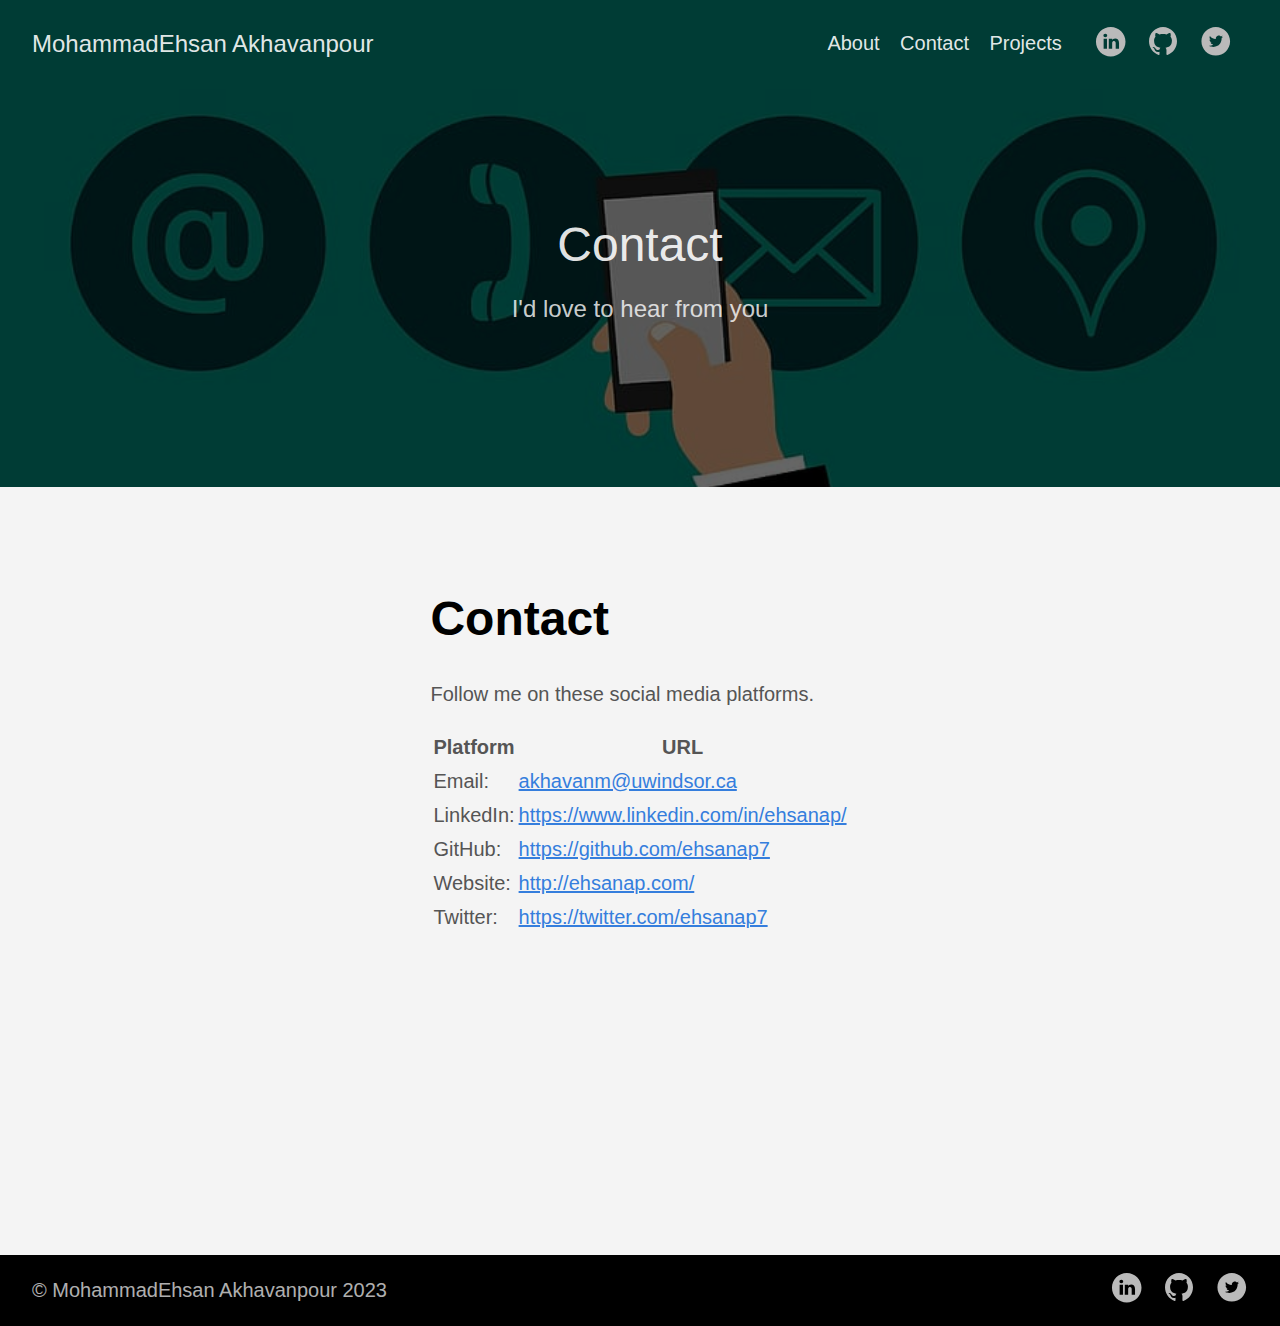
<file: contact/index.html>
<!DOCTYPE html>
<html lang="en-us">
  <head>
    <meta charset="utf-8">
    <meta http-equiv="X-UA-Compatible" content="IE=edge,chrome=1">
    
    <title>Contact | MohammadEhsan Akhavanpour</title>
    <meta name="viewport" content="width=device-width,minimum-scale=1">
    <meta name="description" content="I&#39;d love to hear from you">
    <meta name="generator" content="Hugo 0.110.0">
    
    
    
    
      <meta name="robots" content="noindex, nofollow">
    

    
<link rel="stylesheet" href="https://ehsanap7.github.io/Ehsan_Portfolio/ananke/css/main.min.css" >



    
    
    
      

    

    
    
    <meta property="og:title" content="Contact" />
<meta property="og:description" content="I&#39;d love to hear from you" />
<meta property="og:type" content="article" />
<meta property="og:url" content="https://ehsanap7.github.io/Ehsan_Portfolio/contact/" /><meta property="article:section" content="" />

<meta property="og:site_name" content="MohammadEhsan Akhavanpour" />
<meta itemprop="name" content="Contact">
<meta itemprop="description" content="I&#39;d love to hear from you">

<meta itemprop="wordCount" content="19">
<meta itemprop="keywords" content="" /><meta name="twitter:card" content="summary"/>
<meta name="twitter:title" content="Contact"/>
<meta name="twitter:description" content="I&#39;d love to hear from you"/>

	
  </head>

  <body class="ma0 avenir bg-near-white">

    

  
  <header class="cover bg-top" style="background-image: url('https://ehsanap7.github.io/Ehsan_Portfolio/images/contact15.jpg');">
    <div class="bg-black-60">
      <nav class="pv3 ph3 ph4-ns" role="navigation">
  <div class="flex-l justify-between items-center center">
    <a href="https://ehsanap7.github.io/Ehsan_Portfolio/" class="f3 fw2 hover-white no-underline white-90 dib">
      
        MohammadEhsan Akhavanpour
      
    </a>
    <div class="flex-l items-center">
      

      
        <ul class="pl0 mr3">
          
          <li class="list f5 f4-ns fw4 dib pr3">
            <a class="hover-white no-underline white-90" href="https://ehsanap7.github.io/Ehsan_Portfolio/about/" title="About page">
              About
            </a>
          </li>
          
          <li class="list f5 f4-ns fw4 dib pr3">
            <a class="hover-white no-underline white-90" href="https://ehsanap7.github.io/Ehsan_Portfolio/contact/" title="Contact page">
              Contact
            </a>
          </li>
          
          <li class="list f5 f4-ns fw4 dib pr3">
            <a class="hover-white no-underline white-90" href="https://ehsanap7.github.io/Ehsan_Portfolio/post/" title="Projects page">
              Projects
            </a>
          </li>
          
        </ul>
      
      
<div class="ananke-socials">
  
    
    <a href="https://www.linkedin.com/in/ehsanap/" target="_blank" rel="noopener" class="linkedin ananke-social-link link-transition stackoverflow link dib z-999 pt3 pt0-l mr1" title="LinkedIn link" aria-label="follow on LinkedIn——Opens in a new window">
      
        <span class="icon"><svg style="enable-background:new 0 0 65 65;" version="1.1" viewBox="0 0 65 65"  xml:space="preserve" xmlns="http://www.w3.org/2000/svg" xmlns:xlink="http://www.w3.org/1999/xlink">
  <path d="M50.837,48.137V36.425c0-6.275-3.35-9.195-7.816-9.195  c-3.604,0-5.219,1.983-6.119,3.374V27.71h-6.79c0.09,1.917,0,20.427,0,20.427h6.79V36.729c0-0.609,0.044-1.219,0.224-1.655  c0.49-1.22,1.607-2.483,3.482-2.483c2.458,0,3.44,1.873,3.44,4.618v10.929H50.837z M22.959,24.922c2.367,0,3.842-1.57,3.842-3.531  c-0.044-2.003-1.475-3.528-3.797-3.528s-3.841,1.524-3.841,3.528c0,1.961,1.474,3.531,3.753,3.531H22.959z M34,64  C17.432,64,4,50.568,4,34C4,17.431,17.432,4,34,4s30,13.431,30,30C64,50.568,50.568,64,34,64z M26.354,48.137V27.71h-6.789v20.427  H26.354z" style="fill-rule:evenodd;clip-rule:evenodd;"/>
</svg>
</span>
      
<span class="new-window"><svg  height="8px"  style="enable-background:new 0 0 1000 1000;" version="1.1" viewBox="0 0 1000 1000"  xml:space="preserve" xmlns="http://www.w3.org/2000/svg" xmlns:xlink="http://www.w3.org/1999/xlink" >
<path d="M598 128h298v298h-86v-152l-418 418-60-60 418-418h-152v-86zM810 810v-298h86v298c0 46-40 86-86 86h-596c-48 0-86-40-86-86v-596c0-46 38-86 86-86h298v86h-298v596h596z" style="fill-rule:evenodd;clip-rule:evenodd;"/>
</svg>
</span></a>
  
    
    <a href="https://github.com/ehsanap7" target="_blank" rel="noopener" class="github ananke-social-link link-transition stackoverflow link dib z-999 pt3 pt0-l mr1" title="GitHub link" aria-label="follow on GitHub——Opens in a new window">
      
        <span class="icon"><svg style="enable-background:new 0 0 512 512;" version="1.1" viewBox="0 0 512 512"  xml:space="preserve" xmlns="http://www.w3.org/2000/svg" xmlns:xlink="http://www.w3.org/1999/xlink" >
  <path d="M256,32C132.3,32,32,134.8,32,261.7c0,101.5,64.2,187.5,153.2,217.9c11.2,2.1,15.3-5,15.3-11.1   c0-5.5-0.2-19.9-0.3-39.1c-62.3,13.9-75.5-30.8-75.5-30.8c-10.2-26.5-24.9-33.6-24.9-33.6c-20.3-14.3,1.5-14,1.5-14   c22.5,1.6,34.3,23.7,34.3,23.7c20,35.1,52.4,25,65.2,19.1c2-14.8,7.8-25,14.2-30.7c-49.7-5.8-102-25.5-102-113.5   c0-25.1,8.7-45.6,23-61.6c-2.3-5.8-10-29.2,2.2-60.8c0,0,18.8-6.2,61.6,23.5c17.9-5.1,37-7.6,56.1-7.7c19,0.1,38.2,2.6,56.1,7.7   c42.8-29.7,61.5-23.5,61.5-23.5c12.2,31.6,4.5,55,2.2,60.8c14.3,16.1,23,36.6,23,61.6c0,88.2-52.4,107.6-102.3,113.3   c8,7.1,15.2,21.1,15.2,42.5c0,30.7-0.3,55.5-0.3,63c0,6.1,4,13.3,15.4,11C415.9,449.1,480,363.1,480,261.7   C480,134.8,379.7,32,256,32z"/>
</svg>
</span>
      
<span class="new-window"><svg  height="8px"  style="enable-background:new 0 0 1000 1000;" version="1.1" viewBox="0 0 1000 1000"  xml:space="preserve" xmlns="http://www.w3.org/2000/svg" xmlns:xlink="http://www.w3.org/1999/xlink" >
<path d="M598 128h298v298h-86v-152l-418 418-60-60 418-418h-152v-86zM810 810v-298h86v298c0 46-40 86-86 86h-596c-48 0-86-40-86-86v-596c0-46 38-86 86-86h298v86h-298v596h596z" style="fill-rule:evenodd;clip-rule:evenodd;"/>
</svg>
</span></a>
  
    
    <a href="https://twitter.com/ehsanap7" target="_blank" rel="noopener" class="twitter ananke-social-link link-transition stackoverflow link dib z-999 pt3 pt0-l mr1" title="Twitter link" aria-label="follow on Twitter——Opens in a new window">
      
        <span class="icon"><svg style="enable-background:new 0 0 67 67;" version="1.1" viewBox="0 0 67 67"  xml:space="preserve" xmlns="http://www.w3.org/2000/svg" xmlns:xlink="http://www.w3.org/1999/xlink"><path d="M37.167,22.283c-2.619,0.953-4.274,3.411-4.086,6.101  l0.063,1.038l-1.048-0.127c-3.813-0.487-7.145-2.139-9.974-4.915l-1.383-1.377l-0.356,1.017c-0.754,2.267-0.272,4.661,1.299,6.271  c0.838,0.89,0.649,1.017-0.796,0.487c-0.503-0.169-0.943-0.296-0.985-0.233c-0.146,0.149,0.356,2.076,0.754,2.839  c0.545,1.06,1.655,2.097,2.871,2.712l1.027,0.487l-1.215,0.021c-1.173,0-1.215,0.021-1.089,0.467  c0.419,1.377,2.074,2.839,3.918,3.475l1.299,0.444l-1.131,0.678c-1.676,0.976-3.646,1.526-5.616,1.568  C19.775,43.256,19,43.341,19,43.405c0,0.211,2.557,1.397,4.044,1.864c4.463,1.377,9.765,0.783,13.746-1.568  c2.829-1.673,5.657-5,6.978-8.221c0.713-1.716,1.425-4.851,1.425-6.354c0-0.975,0.063-1.102,1.236-2.267  c0.692-0.678,1.341-1.419,1.467-1.631c0.21-0.403,0.188-0.403-0.88-0.043c-1.781,0.636-2.033,0.551-1.152-0.402  c0.649-0.678,1.425-1.907,1.425-2.267c0-0.063-0.314,0.042-0.671,0.233c-0.377,0.212-1.215,0.53-1.844,0.72l-1.131,0.361l-1.027-0.7  c-0.566-0.381-1.361-0.805-1.781-0.932C39.766,21.902,38.131,21.944,37.167,22.283z M33,64C16.432,64,3,50.569,3,34S16.432,4,33,4  s30,13.431,30,30S49.568,64,33,64z" style="fill-rule:evenodd;clip-rule:evenodd;"/></svg>
</span>
      
<span class="new-window"><svg  height="8px"  style="enable-background:new 0 0 1000 1000;" version="1.1" viewBox="0 0 1000 1000"  xml:space="preserve" xmlns="http://www.w3.org/2000/svg" xmlns:xlink="http://www.w3.org/1999/xlink" >
<path d="M598 128h298v298h-86v-152l-418 418-60-60 418-418h-152v-86zM810 810v-298h86v298c0 46-40 86-86 86h-596c-48 0-86-40-86-86v-596c0-46 38-86 86-86h298v86h-298v596h596z" style="fill-rule:evenodd;clip-rule:evenodd;"/>
</svg>
</span></a>
  
</div>

    </div>
  </div>
</nav>

      <div class="tc-l pv6 ph3 ph4-ns">
        
          <div class="f2 f1-l fw2 white-90 mb0 lh-title">Contact</div>
          
            <div class="fw1 f5 f3-l white-80 measure-wide-l center lh-copy mt3 mb4">
              I&#39;d love to hear from you
            </div>
          
        
      </div>
    </div>
  </header>


    <main class="pb7" role="main">
      
  <div class="flex-l mt2 mw8 center">
    <article class="center cf pv5 ph3 ph4-ns mw7">
      <header>
        <h1 class="f1">
          Contact
        </h1>
      </header>
      <div class="nested-copy-line-height lh-copy f4 nested-links mid-gray">
        <p>Follow me on these social media platforms.</p>
<table>
<thead>
<tr>
<th>Platform</th>
<th>URL</th>
</tr>
</thead>
<tbody>
<tr>
<td>Email:</td>
<td><a href="mailto:akhavanm@uwindsor.ca">akhavanm@uwindsor.ca</a></td>
</tr>
<tr>
<td>LinkedIn:</td>
<td><a href="https://www.linkedin.com/in/ehsanap/">https://www.linkedin.com/in/ehsanap/</a></td>
</tr>
<tr>
<td>GitHub:</td>
<td><a href="https://github.com/ehsanap7">https://github.com/ehsanap7</a></td>
</tr>
<tr>
<td>Website:</td>
<td><a href="http://ehsanap.com/">http://ehsanap.com/</a></td>
</tr>
<tr>
<td>Twitter:</td>
<td><a href="https://twitter.com/ehsanap7">https://twitter.com/ehsanap7</a></td>
</tr>
</tbody>
</table>

      </div>
    </article>
  </div>

    </main>
    <footer class="bg-black bottom-0 w-100 pa3" role="contentinfo">
  <div class="flex justify-between">
  <a class="f4 fw4 hover-white no-underline white-70 dn dib-ns pv2 ph3" href="https://ehsanap7.github.io/Ehsan_Portfolio/" >
    &copy;  MohammadEhsan Akhavanpour 2023 
  </a>
    <div>
<div class="ananke-socials">
  
    
    <a href="https://www.linkedin.com/in/ehsanap/" target="_blank" rel="noopener" class="linkedin ananke-social-link link-transition stackoverflow link dib z-999 pt3 pt0-l mr1" title="LinkedIn link" aria-label="follow on LinkedIn——Opens in a new window">
      
        <span class="icon"><svg style="enable-background:new 0 0 65 65;" version="1.1" viewBox="0 0 65 65"  xml:space="preserve" xmlns="http://www.w3.org/2000/svg" xmlns:xlink="http://www.w3.org/1999/xlink">
  <path d="M50.837,48.137V36.425c0-6.275-3.35-9.195-7.816-9.195  c-3.604,0-5.219,1.983-6.119,3.374V27.71h-6.79c0.09,1.917,0,20.427,0,20.427h6.79V36.729c0-0.609,0.044-1.219,0.224-1.655  c0.49-1.22,1.607-2.483,3.482-2.483c2.458,0,3.44,1.873,3.44,4.618v10.929H50.837z M22.959,24.922c2.367,0,3.842-1.57,3.842-3.531  c-0.044-2.003-1.475-3.528-3.797-3.528s-3.841,1.524-3.841,3.528c0,1.961,1.474,3.531,3.753,3.531H22.959z M34,64  C17.432,64,4,50.568,4,34C4,17.431,17.432,4,34,4s30,13.431,30,30C64,50.568,50.568,64,34,64z M26.354,48.137V27.71h-6.789v20.427  H26.354z" style="fill-rule:evenodd;clip-rule:evenodd;"/>
</svg>
</span>
      
<span class="new-window"><svg  height="8px"  style="enable-background:new 0 0 1000 1000;" version="1.1" viewBox="0 0 1000 1000"  xml:space="preserve" xmlns="http://www.w3.org/2000/svg" xmlns:xlink="http://www.w3.org/1999/xlink" >
<path d="M598 128h298v298h-86v-152l-418 418-60-60 418-418h-152v-86zM810 810v-298h86v298c0 46-40 86-86 86h-596c-48 0-86-40-86-86v-596c0-46 38-86 86-86h298v86h-298v596h596z" style="fill-rule:evenodd;clip-rule:evenodd;"/>
</svg>
</span></a>
  
    
    <a href="https://github.com/ehsanap7" target="_blank" rel="noopener" class="github ananke-social-link link-transition stackoverflow link dib z-999 pt3 pt0-l mr1" title="GitHub link" aria-label="follow on GitHub——Opens in a new window">
      
        <span class="icon"><svg style="enable-background:new 0 0 512 512;" version="1.1" viewBox="0 0 512 512"  xml:space="preserve" xmlns="http://www.w3.org/2000/svg" xmlns:xlink="http://www.w3.org/1999/xlink" >
  <path d="M256,32C132.3,32,32,134.8,32,261.7c0,101.5,64.2,187.5,153.2,217.9c11.2,2.1,15.3-5,15.3-11.1   c0-5.5-0.2-19.9-0.3-39.1c-62.3,13.9-75.5-30.8-75.5-30.8c-10.2-26.5-24.9-33.6-24.9-33.6c-20.3-14.3,1.5-14,1.5-14   c22.5,1.6,34.3,23.7,34.3,23.7c20,35.1,52.4,25,65.2,19.1c2-14.8,7.8-25,14.2-30.7c-49.7-5.8-102-25.5-102-113.5   c0-25.1,8.7-45.6,23-61.6c-2.3-5.8-10-29.2,2.2-60.8c0,0,18.8-6.2,61.6,23.5c17.9-5.1,37-7.6,56.1-7.7c19,0.1,38.2,2.6,56.1,7.7   c42.8-29.7,61.5-23.5,61.5-23.5c12.2,31.6,4.5,55,2.2,60.8c14.3,16.1,23,36.6,23,61.6c0,88.2-52.4,107.6-102.3,113.3   c8,7.1,15.2,21.1,15.2,42.5c0,30.7-0.3,55.5-0.3,63c0,6.1,4,13.3,15.4,11C415.9,449.1,480,363.1,480,261.7   C480,134.8,379.7,32,256,32z"/>
</svg>
</span>
      
<span class="new-window"><svg  height="8px"  style="enable-background:new 0 0 1000 1000;" version="1.1" viewBox="0 0 1000 1000"  xml:space="preserve" xmlns="http://www.w3.org/2000/svg" xmlns:xlink="http://www.w3.org/1999/xlink" >
<path d="M598 128h298v298h-86v-152l-418 418-60-60 418-418h-152v-86zM810 810v-298h86v298c0 46-40 86-86 86h-596c-48 0-86-40-86-86v-596c0-46 38-86 86-86h298v86h-298v596h596z" style="fill-rule:evenodd;clip-rule:evenodd;"/>
</svg>
</span></a>
  
    
    <a href="https://twitter.com/ehsanap7" target="_blank" rel="noopener" class="twitter ananke-social-link link-transition stackoverflow link dib z-999 pt3 pt0-l mr1" title="Twitter link" aria-label="follow on Twitter——Opens in a new window">
      
        <span class="icon"><svg style="enable-background:new 0 0 67 67;" version="1.1" viewBox="0 0 67 67"  xml:space="preserve" xmlns="http://www.w3.org/2000/svg" xmlns:xlink="http://www.w3.org/1999/xlink"><path d="M37.167,22.283c-2.619,0.953-4.274,3.411-4.086,6.101  l0.063,1.038l-1.048-0.127c-3.813-0.487-7.145-2.139-9.974-4.915l-1.383-1.377l-0.356,1.017c-0.754,2.267-0.272,4.661,1.299,6.271  c0.838,0.89,0.649,1.017-0.796,0.487c-0.503-0.169-0.943-0.296-0.985-0.233c-0.146,0.149,0.356,2.076,0.754,2.839  c0.545,1.06,1.655,2.097,2.871,2.712l1.027,0.487l-1.215,0.021c-1.173,0-1.215,0.021-1.089,0.467  c0.419,1.377,2.074,2.839,3.918,3.475l1.299,0.444l-1.131,0.678c-1.676,0.976-3.646,1.526-5.616,1.568  C19.775,43.256,19,43.341,19,43.405c0,0.211,2.557,1.397,4.044,1.864c4.463,1.377,9.765,0.783,13.746-1.568  c2.829-1.673,5.657-5,6.978-8.221c0.713-1.716,1.425-4.851,1.425-6.354c0-0.975,0.063-1.102,1.236-2.267  c0.692-0.678,1.341-1.419,1.467-1.631c0.21-0.403,0.188-0.403-0.88-0.043c-1.781,0.636-2.033,0.551-1.152-0.402  c0.649-0.678,1.425-1.907,1.425-2.267c0-0.063-0.314,0.042-0.671,0.233c-0.377,0.212-1.215,0.53-1.844,0.72l-1.131,0.361l-1.027-0.7  c-0.566-0.381-1.361-0.805-1.781-0.932C39.766,21.902,38.131,21.944,37.167,22.283z M33,64C16.432,64,3,50.569,3,34S16.432,4,33,4  s30,13.431,30,30S49.568,64,33,64z" style="fill-rule:evenodd;clip-rule:evenodd;"/></svg>
</span>
      
<span class="new-window"><svg  height="8px"  style="enable-background:new 0 0 1000 1000;" version="1.1" viewBox="0 0 1000 1000"  xml:space="preserve" xmlns="http://www.w3.org/2000/svg" xmlns:xlink="http://www.w3.org/1999/xlink" >
<path d="M598 128h298v298h-86v-152l-418 418-60-60 418-418h-152v-86zM810 810v-298h86v298c0 46-40 86-86 86h-596c-48 0-86-40-86-86v-596c0-46 38-86 86-86h298v86h-298v596h596z" style="fill-rule:evenodd;clip-rule:evenodd;"/>
</svg>
</span></a>
  
</div>
</div>
  </div>
</footer>

  </body>
</html>
</file>
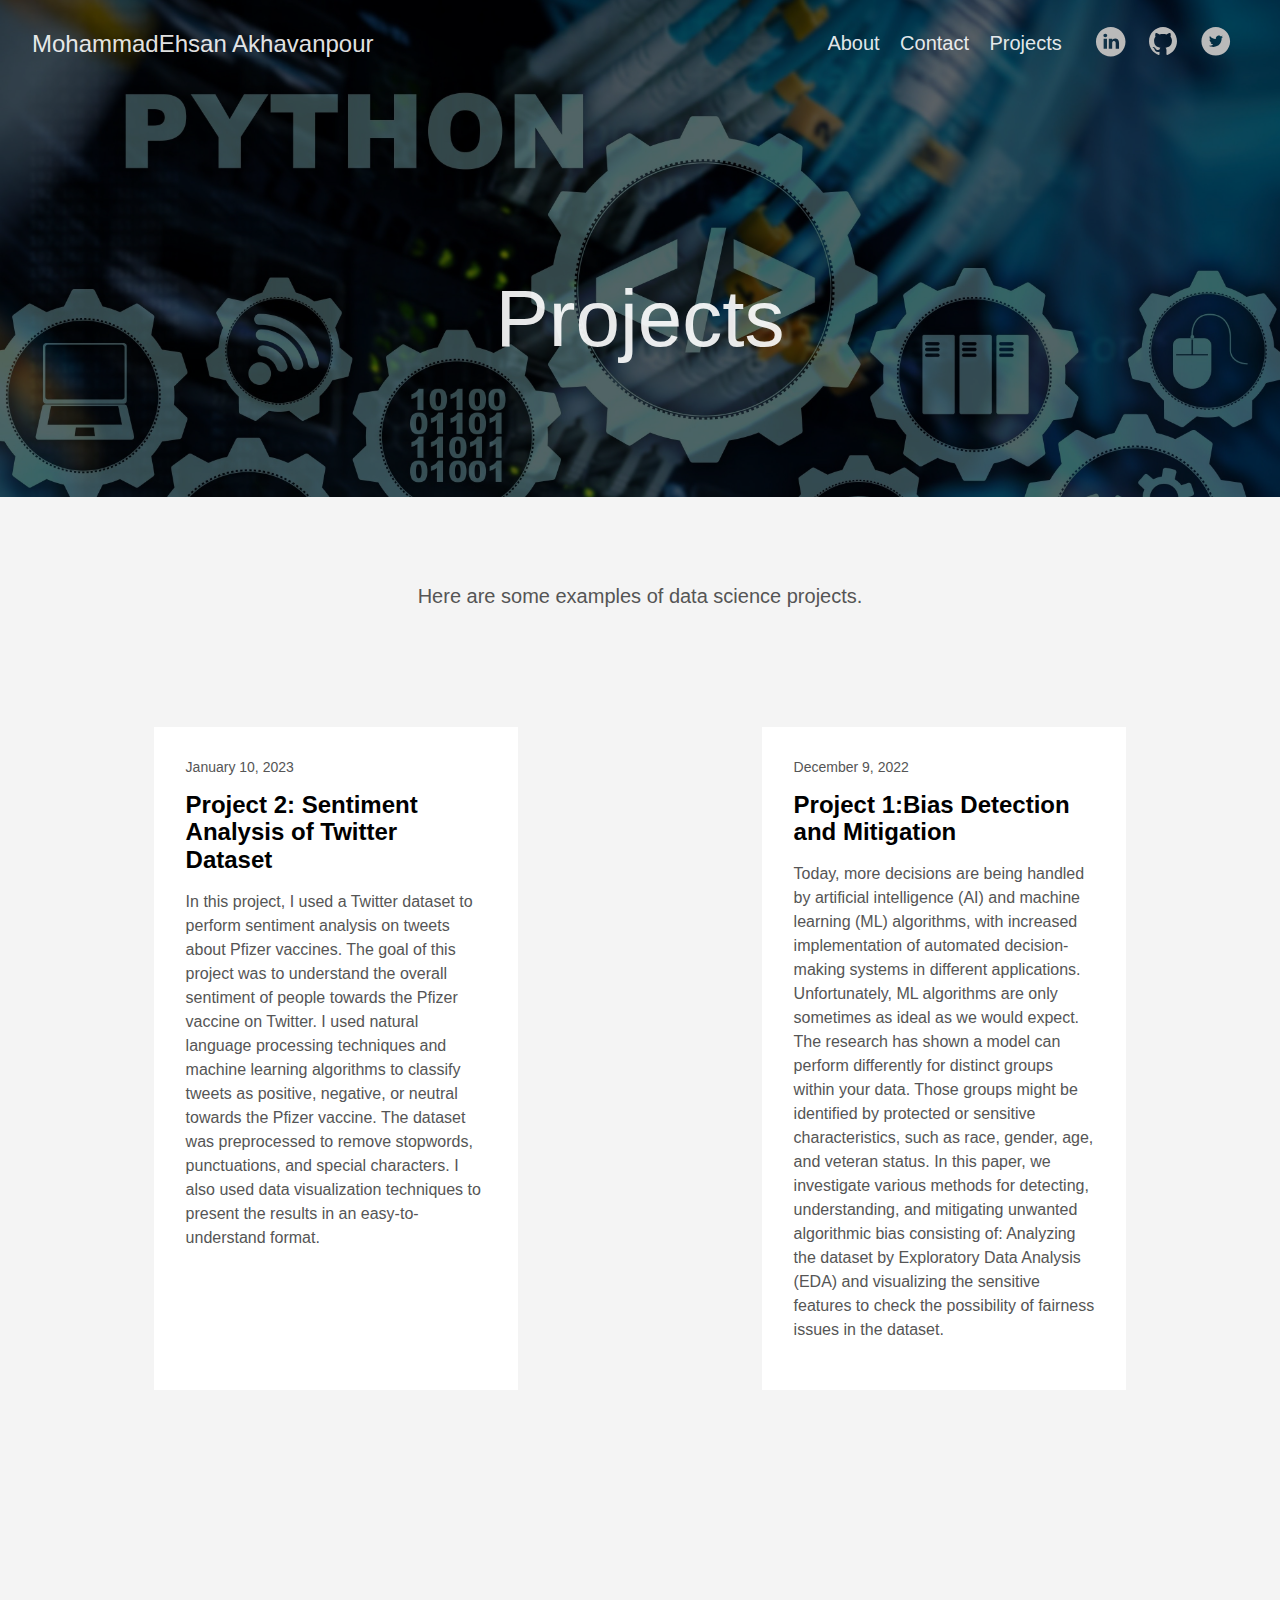
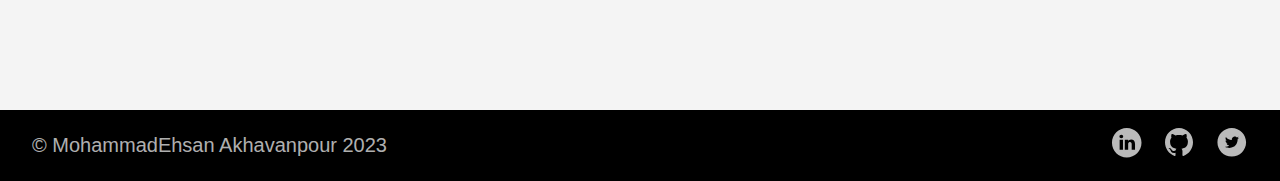
<file: post/index.html>
<!DOCTYPE html>
<html lang="en-us">
  <head>
    <meta charset="utf-8">
    <meta http-equiv="X-UA-Compatible" content="IE=edge,chrome=1">
    
    <title>Projects | MohammadEhsan Akhavanpour</title>
    <meta name="viewport" content="width=device-width,minimum-scale=1">
    <meta name="description" content="The last theme you&#39;ll ever need. Maybe.">
    <meta name="generator" content="Hugo 0.110.0">
    
    
    
    
      <meta name="robots" content="noindex, nofollow">
    

    
<link rel="stylesheet" href="https://ehsanap7.github.io/Ehsan_Portfolio/ananke/css/main.min.css" >



    
    
    
      

    

    
    
      <link href="https://ehsanap7.github.io/Ehsan_Portfolio/post/index.xml" rel="alternate" type="application/rss+xml" title="MohammadEhsan Akhavanpour" />
      <link href="https://ehsanap7.github.io/Ehsan_Portfolio/post/index.xml" rel="feed" type="application/rss+xml" title="MohammadEhsan Akhavanpour" />
      
    
    
    <meta property="og:title" content="Projects" />
<meta property="og:description" content="The last theme you&#39;ll ever need. Maybe." />
<meta property="og:type" content="website" />
<meta property="og:url" content="https://ehsanap7.github.io/Ehsan_Portfolio/post/" /><meta property="og:site_name" content="MohammadEhsan Akhavanpour" />
<meta itemprop="name" content="Projects">
<meta itemprop="description" content="The last theme you&#39;ll ever need. Maybe."><meta name="twitter:card" content="summary"/>
<meta name="twitter:title" content="Projects"/>
<meta name="twitter:description" content="The last theme you&#39;ll ever need. Maybe."/>

	
  </head>

  <body class="ma0 avenir bg-near-white">

    

  
  <header class="cover bg-top" style="background-image: url('https://ehsanap7.github.io/Ehsan_Portfolio/images/project4.jpg');">
    <div class="bg-black-60">
      <nav class="pv3 ph3 ph4-ns" role="navigation">
  <div class="flex-l justify-between items-center center">
    <a href="https://ehsanap7.github.io/Ehsan_Portfolio/" class="f3 fw2 hover-white no-underline white-90 dib">
      
        MohammadEhsan Akhavanpour
      
    </a>
    <div class="flex-l items-center">
      

      
        <ul class="pl0 mr3">
          
          <li class="list f5 f4-ns fw4 dib pr3">
            <a class="hover-white no-underline white-90" href="https://ehsanap7.github.io/Ehsan_Portfolio/about/" title="About page">
              About
            </a>
          </li>
          
          <li class="list f5 f4-ns fw4 dib pr3">
            <a class="hover-white no-underline white-90" href="https://ehsanap7.github.io/Ehsan_Portfolio/contact/" title="Contact page">
              Contact
            </a>
          </li>
          
          <li class="list f5 f4-ns fw4 dib pr3">
            <a class="hover-white no-underline white-90" href="https://ehsanap7.github.io/Ehsan_Portfolio/post/" title="Projects page">
              Projects
            </a>
          </li>
          
        </ul>
      
      
<div class="ananke-socials">
  
    
    <a href="https://www.linkedin.com/in/ehsanap/" target="_blank" rel="noopener" class="linkedin ananke-social-link link-transition stackoverflow link dib z-999 pt3 pt0-l mr1" title="LinkedIn link" aria-label="follow on LinkedIn——Opens in a new window">
      
        <span class="icon"><svg style="enable-background:new 0 0 65 65;" version="1.1" viewBox="0 0 65 65"  xml:space="preserve" xmlns="http://www.w3.org/2000/svg" xmlns:xlink="http://www.w3.org/1999/xlink">
  <path d="M50.837,48.137V36.425c0-6.275-3.35-9.195-7.816-9.195  c-3.604,0-5.219,1.983-6.119,3.374V27.71h-6.79c0.09,1.917,0,20.427,0,20.427h6.79V36.729c0-0.609,0.044-1.219,0.224-1.655  c0.49-1.22,1.607-2.483,3.482-2.483c2.458,0,3.44,1.873,3.44,4.618v10.929H50.837z M22.959,24.922c2.367,0,3.842-1.57,3.842-3.531  c-0.044-2.003-1.475-3.528-3.797-3.528s-3.841,1.524-3.841,3.528c0,1.961,1.474,3.531,3.753,3.531H22.959z M34,64  C17.432,64,4,50.568,4,34C4,17.431,17.432,4,34,4s30,13.431,30,30C64,50.568,50.568,64,34,64z M26.354,48.137V27.71h-6.789v20.427  H26.354z" style="fill-rule:evenodd;clip-rule:evenodd;"/>
</svg>
</span>
      
<span class="new-window"><svg  height="8px"  style="enable-background:new 0 0 1000 1000;" version="1.1" viewBox="0 0 1000 1000"  xml:space="preserve" xmlns="http://www.w3.org/2000/svg" xmlns:xlink="http://www.w3.org/1999/xlink" >
<path d="M598 128h298v298h-86v-152l-418 418-60-60 418-418h-152v-86zM810 810v-298h86v298c0 46-40 86-86 86h-596c-48 0-86-40-86-86v-596c0-46 38-86 86-86h298v86h-298v596h596z" style="fill-rule:evenodd;clip-rule:evenodd;"/>
</svg>
</span></a>
  
    
    <a href="https://github.com/ehsanap7" target="_blank" rel="noopener" class="github ananke-social-link link-transition stackoverflow link dib z-999 pt3 pt0-l mr1" title="GitHub link" aria-label="follow on GitHub——Opens in a new window">
      
        <span class="icon"><svg style="enable-background:new 0 0 512 512;" version="1.1" viewBox="0 0 512 512"  xml:space="preserve" xmlns="http://www.w3.org/2000/svg" xmlns:xlink="http://www.w3.org/1999/xlink" >
  <path d="M256,32C132.3,32,32,134.8,32,261.7c0,101.5,64.2,187.5,153.2,217.9c11.2,2.1,15.3-5,15.3-11.1   c0-5.5-0.2-19.9-0.3-39.1c-62.3,13.9-75.5-30.8-75.5-30.8c-10.2-26.5-24.9-33.6-24.9-33.6c-20.3-14.3,1.5-14,1.5-14   c22.5,1.6,34.3,23.7,34.3,23.7c20,35.1,52.4,25,65.2,19.1c2-14.8,7.8-25,14.2-30.7c-49.7-5.8-102-25.5-102-113.5   c0-25.1,8.7-45.6,23-61.6c-2.3-5.8-10-29.2,2.2-60.8c0,0,18.8-6.2,61.6,23.5c17.9-5.1,37-7.6,56.1-7.7c19,0.1,38.2,2.6,56.1,7.7   c42.8-29.7,61.5-23.5,61.5-23.5c12.2,31.6,4.5,55,2.2,60.8c14.3,16.1,23,36.6,23,61.6c0,88.2-52.4,107.6-102.3,113.3   c8,7.1,15.2,21.1,15.2,42.5c0,30.7-0.3,55.5-0.3,63c0,6.1,4,13.3,15.4,11C415.9,449.1,480,363.1,480,261.7   C480,134.8,379.7,32,256,32z"/>
</svg>
</span>
      
<span class="new-window"><svg  height="8px"  style="enable-background:new 0 0 1000 1000;" version="1.1" viewBox="0 0 1000 1000"  xml:space="preserve" xmlns="http://www.w3.org/2000/svg" xmlns:xlink="http://www.w3.org/1999/xlink" >
<path d="M598 128h298v298h-86v-152l-418 418-60-60 418-418h-152v-86zM810 810v-298h86v298c0 46-40 86-86 86h-596c-48 0-86-40-86-86v-596c0-46 38-86 86-86h298v86h-298v596h596z" style="fill-rule:evenodd;clip-rule:evenodd;"/>
</svg>
</span></a>
  
    
    <a href="https://twitter.com/ehsanap7" target="_blank" rel="noopener" class="twitter ananke-social-link link-transition stackoverflow link dib z-999 pt3 pt0-l mr1" title="Twitter link" aria-label="follow on Twitter——Opens in a new window">
      
        <span class="icon"><svg style="enable-background:new 0 0 67 67;" version="1.1" viewBox="0 0 67 67"  xml:space="preserve" xmlns="http://www.w3.org/2000/svg" xmlns:xlink="http://www.w3.org/1999/xlink"><path d="M37.167,22.283c-2.619,0.953-4.274,3.411-4.086,6.101  l0.063,1.038l-1.048-0.127c-3.813-0.487-7.145-2.139-9.974-4.915l-1.383-1.377l-0.356,1.017c-0.754,2.267-0.272,4.661,1.299,6.271  c0.838,0.89,0.649,1.017-0.796,0.487c-0.503-0.169-0.943-0.296-0.985-0.233c-0.146,0.149,0.356,2.076,0.754,2.839  c0.545,1.06,1.655,2.097,2.871,2.712l1.027,0.487l-1.215,0.021c-1.173,0-1.215,0.021-1.089,0.467  c0.419,1.377,2.074,2.839,3.918,3.475l1.299,0.444l-1.131,0.678c-1.676,0.976-3.646,1.526-5.616,1.568  C19.775,43.256,19,43.341,19,43.405c0,0.211,2.557,1.397,4.044,1.864c4.463,1.377,9.765,0.783,13.746-1.568  c2.829-1.673,5.657-5,6.978-8.221c0.713-1.716,1.425-4.851,1.425-6.354c0-0.975,0.063-1.102,1.236-2.267  c0.692-0.678,1.341-1.419,1.467-1.631c0.21-0.403,0.188-0.403-0.88-0.043c-1.781,0.636-2.033,0.551-1.152-0.402  c0.649-0.678,1.425-1.907,1.425-2.267c0-0.063-0.314,0.042-0.671,0.233c-0.377,0.212-1.215,0.53-1.844,0.72l-1.131,0.361l-1.027-0.7  c-0.566-0.381-1.361-0.805-1.781-0.932C39.766,21.902,38.131,21.944,37.167,22.283z M33,64C16.432,64,3,50.569,3,34S16.432,4,33,4  s30,13.431,30,30S49.568,64,33,64z" style="fill-rule:evenodd;clip-rule:evenodd;"/></svg>
</span>
      
<span class="new-window"><svg  height="8px"  style="enable-background:new 0 0 1000 1000;" version="1.1" viewBox="0 0 1000 1000"  xml:space="preserve" xmlns="http://www.w3.org/2000/svg" xmlns:xlink="http://www.w3.org/1999/xlink" >
<path d="M598 128h298v298h-86v-152l-418 418-60-60 418-418h-152v-86zM810 810v-298h86v298c0 46-40 86-86 86h-596c-48 0-86-40-86-86v-596c0-46 38-86 86-86h298v86h-298v596h596z" style="fill-rule:evenodd;clip-rule:evenodd;"/>
</svg>
</span></a>
  
</div>

    </div>
  </div>
</nav>

      <div class="tc-l pv4 pv6-l ph3 ph4-ns">
        <h1 class="f2 f-subheadline-l fw2 white-90 mb0 lh-title">
          Projects
        </h1>
        
      </div>
    </div>
  </header>


    <main class="pb7" role="main">
      

  <article class="pa3 pa4-ns nested-copy-line-height">
    <section class="cf ph3 ph5-l pv3 pv4-l f4 tc-l center measure-wide lh-copy mid-gray">
      <p>Here are some examples of data science projects.</p>

    </section>
    <aside class="flex-ns flex-wrap justify-around mt5">
      
        <div class="relative w-100 w-30-l mb4 bg-white">
            <div class="mb3 pa4 mid-gray overflow-hidden">
    
      <div class="f6">
        January 10, 2023
      </div>
    
    <h1 class="f3 near-black">
      <a href="https://ehsanap7.github.io/Ehsan_Portfolio/post/project-2/" class="link black dim">
        Project 2: Sentiment Analysis of Twitter Dataset
      </a>
    </h1>
    <div class="nested-links f5 lh-copy nested-copy-line-height">
      In this project, I used a Twitter dataset to perform sentiment analysis on tweets about Pfizer vaccines. The goal of this project was to understand the overall sentiment of people towards the Pfizer vaccine on Twitter. I used natural language processing techniques and machine learning algorithms to classify tweets as positive, negative, or neutral towards the Pfizer vaccine. The dataset was preprocessed to remove stopwords, punctuations, and special characters. I also used data visualization techniques to present the results in an easy-to-understand format.
    </div>
  </div>

        </div>
      
        <div class="relative w-100 w-30-l mb4 bg-white">
            <div class="mb3 pa4 mid-gray overflow-hidden">
    
      <div class="f6">
        December 9, 2022
      </div>
    
    <h1 class="f3 near-black">
      <a href="https://ehsanap7.github.io/Ehsan_Portfolio/post/project-1/" class="link black dim">
        Project 1:Bias Detection and Mitigation
      </a>
    </h1>
    <div class="nested-links f5 lh-copy nested-copy-line-height">
      Today, more decisions are being handled by artificial intelligence (AI) and machine learning (ML) algorithms, with increased implementation of automated decision-making systems in different applications. Unfortunately, ML algorithms are only sometimes as ideal as we would expect. The research has shown a model can perform differently for distinct groups within your data. Those groups might be identified by protected or sensitive characteristics, such as race, gender, age, and veteran status. In this paper, we investigate various methods for detecting, understanding, and mitigating unwanted algorithmic bias consisting of: Analyzing the dataset by Exploratory Data Analysis (EDA) and visualizing the sensitive features to check the possibility of fairness issues in the dataset.
    </div>
  </div>

        </div>
      
    </aside>
    
  </article>

    </main>
    <footer class="bg-black bottom-0 w-100 pa3" role="contentinfo">
  <div class="flex justify-between">
  <a class="f4 fw4 hover-white no-underline white-70 dn dib-ns pv2 ph3" href="https://ehsanap7.github.io/Ehsan_Portfolio/" >
    &copy;  MohammadEhsan Akhavanpour 2023 
  </a>
    <div>
<div class="ananke-socials">
  
    
    <a href="https://www.linkedin.com/in/ehsanap/" target="_blank" rel="noopener" class="linkedin ananke-social-link link-transition stackoverflow link dib z-999 pt3 pt0-l mr1" title="LinkedIn link" aria-label="follow on LinkedIn——Opens in a new window">
      
        <span class="icon"><svg style="enable-background:new 0 0 65 65;" version="1.1" viewBox="0 0 65 65"  xml:space="preserve" xmlns="http://www.w3.org/2000/svg" xmlns:xlink="http://www.w3.org/1999/xlink">
  <path d="M50.837,48.137V36.425c0-6.275-3.35-9.195-7.816-9.195  c-3.604,0-5.219,1.983-6.119,3.374V27.71h-6.79c0.09,1.917,0,20.427,0,20.427h6.79V36.729c0-0.609,0.044-1.219,0.224-1.655  c0.49-1.22,1.607-2.483,3.482-2.483c2.458,0,3.44,1.873,3.44,4.618v10.929H50.837z M22.959,24.922c2.367,0,3.842-1.57,3.842-3.531  c-0.044-2.003-1.475-3.528-3.797-3.528s-3.841,1.524-3.841,3.528c0,1.961,1.474,3.531,3.753,3.531H22.959z M34,64  C17.432,64,4,50.568,4,34C4,17.431,17.432,4,34,4s30,13.431,30,30C64,50.568,50.568,64,34,64z M26.354,48.137V27.71h-6.789v20.427  H26.354z" style="fill-rule:evenodd;clip-rule:evenodd;"/>
</svg>
</span>
      
<span class="new-window"><svg  height="8px"  style="enable-background:new 0 0 1000 1000;" version="1.1" viewBox="0 0 1000 1000"  xml:space="preserve" xmlns="http://www.w3.org/2000/svg" xmlns:xlink="http://www.w3.org/1999/xlink" >
<path d="M598 128h298v298h-86v-152l-418 418-60-60 418-418h-152v-86zM810 810v-298h86v298c0 46-40 86-86 86h-596c-48 0-86-40-86-86v-596c0-46 38-86 86-86h298v86h-298v596h596z" style="fill-rule:evenodd;clip-rule:evenodd;"/>
</svg>
</span></a>
  
    
    <a href="https://github.com/ehsanap7" target="_blank" rel="noopener" class="github ananke-social-link link-transition stackoverflow link dib z-999 pt3 pt0-l mr1" title="GitHub link" aria-label="follow on GitHub——Opens in a new window">
      
        <span class="icon"><svg style="enable-background:new 0 0 512 512;" version="1.1" viewBox="0 0 512 512"  xml:space="preserve" xmlns="http://www.w3.org/2000/svg" xmlns:xlink="http://www.w3.org/1999/xlink" >
  <path d="M256,32C132.3,32,32,134.8,32,261.7c0,101.5,64.2,187.5,153.2,217.9c11.2,2.1,15.3-5,15.3-11.1   c0-5.5-0.2-19.9-0.3-39.1c-62.3,13.9-75.5-30.8-75.5-30.8c-10.2-26.5-24.9-33.6-24.9-33.6c-20.3-14.3,1.5-14,1.5-14   c22.5,1.6,34.3,23.7,34.3,23.7c20,35.1,52.4,25,65.2,19.1c2-14.8,7.8-25,14.2-30.7c-49.7-5.8-102-25.5-102-113.5   c0-25.1,8.7-45.6,23-61.6c-2.3-5.8-10-29.2,2.2-60.8c0,0,18.8-6.2,61.6,23.5c17.9-5.1,37-7.6,56.1-7.7c19,0.1,38.2,2.6,56.1,7.7   c42.8-29.7,61.5-23.5,61.5-23.5c12.2,31.6,4.5,55,2.2,60.8c14.3,16.1,23,36.6,23,61.6c0,88.2-52.4,107.6-102.3,113.3   c8,7.1,15.2,21.1,15.2,42.5c0,30.7-0.3,55.5-0.3,63c0,6.1,4,13.3,15.4,11C415.9,449.1,480,363.1,480,261.7   C480,134.8,379.7,32,256,32z"/>
</svg>
</span>
      
<span class="new-window"><svg  height="8px"  style="enable-background:new 0 0 1000 1000;" version="1.1" viewBox="0 0 1000 1000"  xml:space="preserve" xmlns="http://www.w3.org/2000/svg" xmlns:xlink="http://www.w3.org/1999/xlink" >
<path d="M598 128h298v298h-86v-152l-418 418-60-60 418-418h-152v-86zM810 810v-298h86v298c0 46-40 86-86 86h-596c-48 0-86-40-86-86v-596c0-46 38-86 86-86h298v86h-298v596h596z" style="fill-rule:evenodd;clip-rule:evenodd;"/>
</svg>
</span></a>
  
    
    <a href="https://twitter.com/ehsanap7" target="_blank" rel="noopener" class="twitter ananke-social-link link-transition stackoverflow link dib z-999 pt3 pt0-l mr1" title="Twitter link" aria-label="follow on Twitter——Opens in a new window">
      
        <span class="icon"><svg style="enable-background:new 0 0 67 67;" version="1.1" viewBox="0 0 67 67"  xml:space="preserve" xmlns="http://www.w3.org/2000/svg" xmlns:xlink="http://www.w3.org/1999/xlink"><path d="M37.167,22.283c-2.619,0.953-4.274,3.411-4.086,6.101  l0.063,1.038l-1.048-0.127c-3.813-0.487-7.145-2.139-9.974-4.915l-1.383-1.377l-0.356,1.017c-0.754,2.267-0.272,4.661,1.299,6.271  c0.838,0.89,0.649,1.017-0.796,0.487c-0.503-0.169-0.943-0.296-0.985-0.233c-0.146,0.149,0.356,2.076,0.754,2.839  c0.545,1.06,1.655,2.097,2.871,2.712l1.027,0.487l-1.215,0.021c-1.173,0-1.215,0.021-1.089,0.467  c0.419,1.377,2.074,2.839,3.918,3.475l1.299,0.444l-1.131,0.678c-1.676,0.976-3.646,1.526-5.616,1.568  C19.775,43.256,19,43.341,19,43.405c0,0.211,2.557,1.397,4.044,1.864c4.463,1.377,9.765,0.783,13.746-1.568  c2.829-1.673,5.657-5,6.978-8.221c0.713-1.716,1.425-4.851,1.425-6.354c0-0.975,0.063-1.102,1.236-2.267  c0.692-0.678,1.341-1.419,1.467-1.631c0.21-0.403,0.188-0.403-0.88-0.043c-1.781,0.636-2.033,0.551-1.152-0.402  c0.649-0.678,1.425-1.907,1.425-2.267c0-0.063-0.314,0.042-0.671,0.233c-0.377,0.212-1.215,0.53-1.844,0.72l-1.131,0.361l-1.027-0.7  c-0.566-0.381-1.361-0.805-1.781-0.932C39.766,21.902,38.131,21.944,37.167,22.283z M33,64C16.432,64,3,50.569,3,34S16.432,4,33,4  s30,13.431,30,30S49.568,64,33,64z" style="fill-rule:evenodd;clip-rule:evenodd;"/></svg>
</span>
      
<span class="new-window"><svg  height="8px"  style="enable-background:new 0 0 1000 1000;" version="1.1" viewBox="0 0 1000 1000"  xml:space="preserve" xmlns="http://www.w3.org/2000/svg" xmlns:xlink="http://www.w3.org/1999/xlink" >
<path d="M598 128h298v298h-86v-152l-418 418-60-60 418-418h-152v-86zM810 810v-298h86v298c0 46-40 86-86 86h-596c-48 0-86-40-86-86v-596c0-46 38-86 86-86h298v86h-298v596h596z" style="fill-rule:evenodd;clip-rule:evenodd;"/>
</svg>
</span></a>
  
</div>
</div>
  </div>
</footer>

  </body>
</html>
</file>
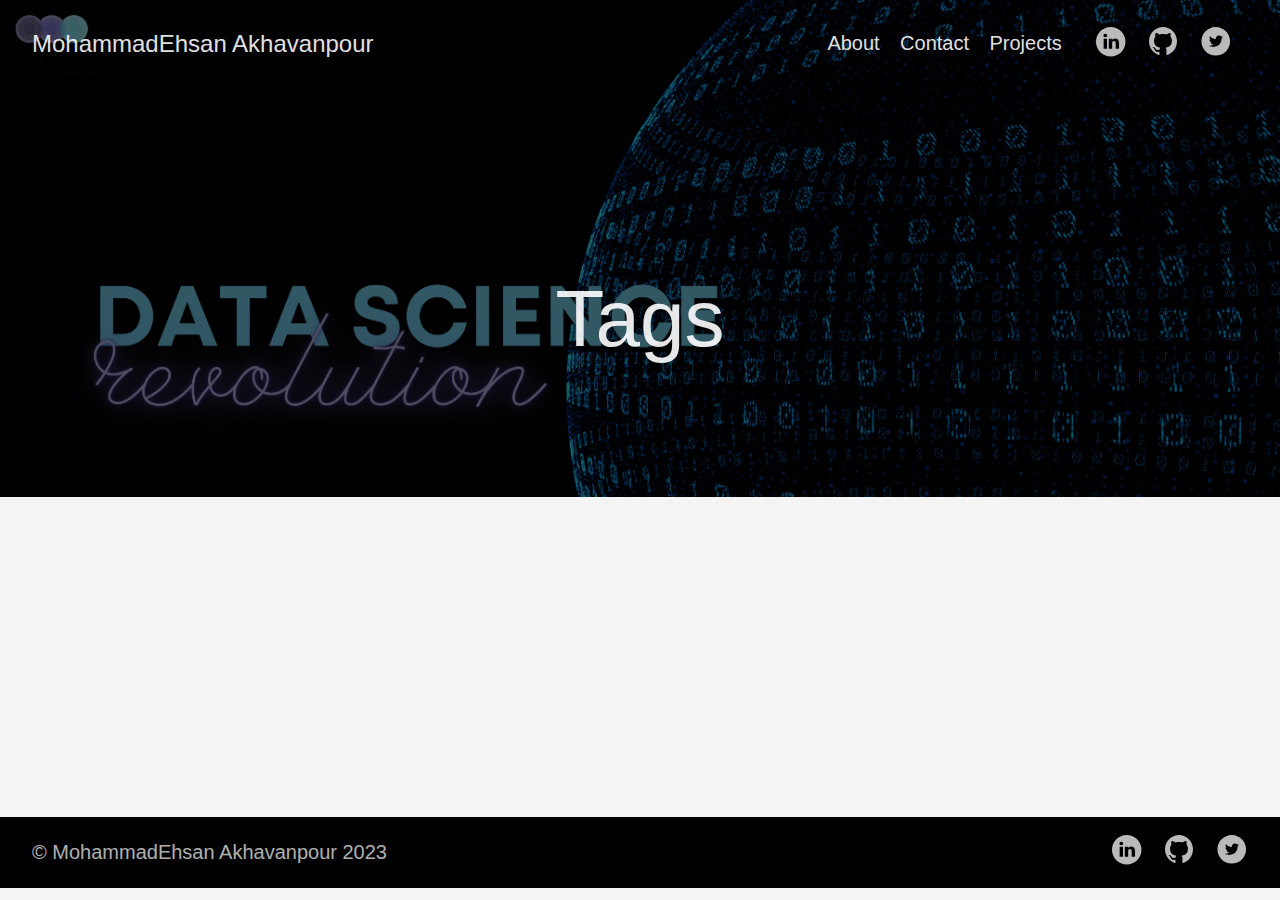
<file: tags/index.html>
<!DOCTYPE html>
<html lang="en-us">
  <head>
    <meta charset="utf-8">
    <meta http-equiv="X-UA-Compatible" content="IE=edge,chrome=1">
    
    <title>MohammadEhsan Akhavanpour</title>
    <meta name="viewport" content="width=device-width,minimum-scale=1">
    <meta name="description" content="The last theme you&#39;ll ever need. Maybe.">
    <meta name="generator" content="Hugo 0.110.0">
    
    
    
    
      <meta name="robots" content="noindex, nofollow">
    

    
<link rel="stylesheet" href="https://ehsanap7.github.io/Ehsan_Portfolio/ananke/css/main.min.css" >



    
    
    
      

    

    
    
      <link href="https://ehsanap7.github.io/Ehsan_Portfolio/tags/index.xml" rel="alternate" type="application/rss+xml" title="MohammadEhsan Akhavanpour" />
      <link href="https://ehsanap7.github.io/Ehsan_Portfolio/tags/index.xml" rel="feed" type="application/rss+xml" title="MohammadEhsan Akhavanpour" />
      
    
    
    <meta property="og:title" content="Tags" />
<meta property="og:description" content="The last theme you&#39;ll ever need. Maybe." />
<meta property="og:type" content="website" />
<meta property="og:url" content="https://ehsanap7.github.io/Ehsan_Portfolio/tags/" /><meta property="og:site_name" content="MohammadEhsan Akhavanpour" />
<meta itemprop="name" content="Tags">
<meta itemprop="description" content="The last theme you&#39;ll ever need. Maybe."><meta name="twitter:card" content="summary"/>
<meta name="twitter:title" content="Tags"/>
<meta name="twitter:description" content="The last theme you&#39;ll ever need. Maybe."/>

	
  </head>

  <body class="ma0 avenir bg-near-white">

    

  
  <header class="cover bg-top" style="background-image: url('https://ehsanap7.github.io/Ehsan_Portfolio/images/main1.png');">
    <div class="bg-black-60">
      <nav class="pv3 ph3 ph4-ns" role="navigation">
  <div class="flex-l justify-between items-center center">
    <a href="https://ehsanap7.github.io/Ehsan_Portfolio/" class="f3 fw2 hover-white no-underline white-90 dib">
      
        MohammadEhsan Akhavanpour
      
    </a>
    <div class="flex-l items-center">
      

      
        <ul class="pl0 mr3">
          
          <li class="list f5 f4-ns fw4 dib pr3">
            <a class="hover-white no-underline white-90" href="https://ehsanap7.github.io/Ehsan_Portfolio/about/" title="About page">
              About
            </a>
          </li>
          
          <li class="list f5 f4-ns fw4 dib pr3">
            <a class="hover-white no-underline white-90" href="https://ehsanap7.github.io/Ehsan_Portfolio/contact/" title="Contact page">
              Contact
            </a>
          </li>
          
          <li class="list f5 f4-ns fw4 dib pr3">
            <a class="hover-white no-underline white-90" href="https://ehsanap7.github.io/Ehsan_Portfolio/post/" title="Projects page">
              Projects
            </a>
          </li>
          
        </ul>
      
      
<div class="ananke-socials">
  
    
    <a href="https://www.linkedin.com/in/ehsanap/" target="_blank" rel="noopener" class="linkedin ananke-social-link link-transition stackoverflow link dib z-999 pt3 pt0-l mr1" title="LinkedIn link" aria-label="follow on LinkedIn——Opens in a new window">
      
        <span class="icon"><svg style="enable-background:new 0 0 65 65;" version="1.1" viewBox="0 0 65 65"  xml:space="preserve" xmlns="http://www.w3.org/2000/svg" xmlns:xlink="http://www.w3.org/1999/xlink">
  <path d="M50.837,48.137V36.425c0-6.275-3.35-9.195-7.816-9.195  c-3.604,0-5.219,1.983-6.119,3.374V27.71h-6.79c0.09,1.917,0,20.427,0,20.427h6.79V36.729c0-0.609,0.044-1.219,0.224-1.655  c0.49-1.22,1.607-2.483,3.482-2.483c2.458,0,3.44,1.873,3.44,4.618v10.929H50.837z M22.959,24.922c2.367,0,3.842-1.57,3.842-3.531  c-0.044-2.003-1.475-3.528-3.797-3.528s-3.841,1.524-3.841,3.528c0,1.961,1.474,3.531,3.753,3.531H22.959z M34,64  C17.432,64,4,50.568,4,34C4,17.431,17.432,4,34,4s30,13.431,30,30C64,50.568,50.568,64,34,64z M26.354,48.137V27.71h-6.789v20.427  H26.354z" style="fill-rule:evenodd;clip-rule:evenodd;"/>
</svg>
</span>
      
<span class="new-window"><svg  height="8px"  style="enable-background:new 0 0 1000 1000;" version="1.1" viewBox="0 0 1000 1000"  xml:space="preserve" xmlns="http://www.w3.org/2000/svg" xmlns:xlink="http://www.w3.org/1999/xlink" >
<path d="M598 128h298v298h-86v-152l-418 418-60-60 418-418h-152v-86zM810 810v-298h86v298c0 46-40 86-86 86h-596c-48 0-86-40-86-86v-596c0-46 38-86 86-86h298v86h-298v596h596z" style="fill-rule:evenodd;clip-rule:evenodd;"/>
</svg>
</span></a>
  
    
    <a href="https://github.com/ehsanap7" target="_blank" rel="noopener" class="github ananke-social-link link-transition stackoverflow link dib z-999 pt3 pt0-l mr1" title="GitHub link" aria-label="follow on GitHub——Opens in a new window">
      
        <span class="icon"><svg style="enable-background:new 0 0 512 512;" version="1.1" viewBox="0 0 512 512"  xml:space="preserve" xmlns="http://www.w3.org/2000/svg" xmlns:xlink="http://www.w3.org/1999/xlink" >
  <path d="M256,32C132.3,32,32,134.8,32,261.7c0,101.5,64.2,187.5,153.2,217.9c11.2,2.1,15.3-5,15.3-11.1   c0-5.5-0.2-19.9-0.3-39.1c-62.3,13.9-75.5-30.8-75.5-30.8c-10.2-26.5-24.9-33.6-24.9-33.6c-20.3-14.3,1.5-14,1.5-14   c22.5,1.6,34.3,23.7,34.3,23.7c20,35.1,52.4,25,65.2,19.1c2-14.8,7.8-25,14.2-30.7c-49.7-5.8-102-25.5-102-113.5   c0-25.1,8.7-45.6,23-61.6c-2.3-5.8-10-29.2,2.2-60.8c0,0,18.8-6.2,61.6,23.5c17.9-5.1,37-7.6,56.1-7.7c19,0.1,38.2,2.6,56.1,7.7   c42.8-29.7,61.5-23.5,61.5-23.5c12.2,31.6,4.5,55,2.2,60.8c14.3,16.1,23,36.6,23,61.6c0,88.2-52.4,107.6-102.3,113.3   c8,7.1,15.2,21.1,15.2,42.5c0,30.7-0.3,55.5-0.3,63c0,6.1,4,13.3,15.4,11C415.9,449.1,480,363.1,480,261.7   C480,134.8,379.7,32,256,32z"/>
</svg>
</span>
      
<span class="new-window"><svg  height="8px"  style="enable-background:new 0 0 1000 1000;" version="1.1" viewBox="0 0 1000 1000"  xml:space="preserve" xmlns="http://www.w3.org/2000/svg" xmlns:xlink="http://www.w3.org/1999/xlink" >
<path d="M598 128h298v298h-86v-152l-418 418-60-60 418-418h-152v-86zM810 810v-298h86v298c0 46-40 86-86 86h-596c-48 0-86-40-86-86v-596c0-46 38-86 86-86h298v86h-298v596h596z" style="fill-rule:evenodd;clip-rule:evenodd;"/>
</svg>
</span></a>
  
    
    <a href="https://twitter.com/ehsanap7" target="_blank" rel="noopener" class="twitter ananke-social-link link-transition stackoverflow link dib z-999 pt3 pt0-l mr1" title="Twitter link" aria-label="follow on Twitter——Opens in a new window">
      
        <span class="icon"><svg style="enable-background:new 0 0 67 67;" version="1.1" viewBox="0 0 67 67"  xml:space="preserve" xmlns="http://www.w3.org/2000/svg" xmlns:xlink="http://www.w3.org/1999/xlink"><path d="M37.167,22.283c-2.619,0.953-4.274,3.411-4.086,6.101  l0.063,1.038l-1.048-0.127c-3.813-0.487-7.145-2.139-9.974-4.915l-1.383-1.377l-0.356,1.017c-0.754,2.267-0.272,4.661,1.299,6.271  c0.838,0.89,0.649,1.017-0.796,0.487c-0.503-0.169-0.943-0.296-0.985-0.233c-0.146,0.149,0.356,2.076,0.754,2.839  c0.545,1.06,1.655,2.097,2.871,2.712l1.027,0.487l-1.215,0.021c-1.173,0-1.215,0.021-1.089,0.467  c0.419,1.377,2.074,2.839,3.918,3.475l1.299,0.444l-1.131,0.678c-1.676,0.976-3.646,1.526-5.616,1.568  C19.775,43.256,19,43.341,19,43.405c0,0.211,2.557,1.397,4.044,1.864c4.463,1.377,9.765,0.783,13.746-1.568  c2.829-1.673,5.657-5,6.978-8.221c0.713-1.716,1.425-4.851,1.425-6.354c0-0.975,0.063-1.102,1.236-2.267  c0.692-0.678,1.341-1.419,1.467-1.631c0.21-0.403,0.188-0.403-0.88-0.043c-1.781,0.636-2.033,0.551-1.152-0.402  c0.649-0.678,1.425-1.907,1.425-2.267c0-0.063-0.314,0.042-0.671,0.233c-0.377,0.212-1.215,0.53-1.844,0.72l-1.131,0.361l-1.027-0.7  c-0.566-0.381-1.361-0.805-1.781-0.932C39.766,21.902,38.131,21.944,37.167,22.283z M33,64C16.432,64,3,50.569,3,34S16.432,4,33,4  s30,13.431,30,30S49.568,64,33,64z" style="fill-rule:evenodd;clip-rule:evenodd;"/></svg>
</span>
      
<span class="new-window"><svg  height="8px"  style="enable-background:new 0 0 1000 1000;" version="1.1" viewBox="0 0 1000 1000"  xml:space="preserve" xmlns="http://www.w3.org/2000/svg" xmlns:xlink="http://www.w3.org/1999/xlink" >
<path d="M598 128h298v298h-86v-152l-418 418-60-60 418-418h-152v-86zM810 810v-298h86v298c0 46-40 86-86 86h-596c-48 0-86-40-86-86v-596c0-46 38-86 86-86h298v86h-298v596h596z" style="fill-rule:evenodd;clip-rule:evenodd;"/>
</svg>
</span></a>
  
</div>

    </div>
  </div>
</nav>

      <div class="tc-l pv4 pv6-l ph3 ph4-ns">
        <h1 class="f2 f-subheadline-l fw2 white-90 mb0 lh-title">
          Tags
        </h1>
        
      </div>
    </div>
  </header>


    <main class="pb7" role="main">
      
    
  <article class="cf pa3 pa4-m pa4-l">
    <div class="measure-wide-l center f4 lh-copy nested-copy-line-height nested-links mid-gray">
      
    </div>
  </article>
  <div class="mw8 center">
    <section class="ph4">
      
    </section>
  </div>

    </main>
    <footer class="bg-black bottom-0 w-100 pa3" role="contentinfo">
  <div class="flex justify-between">
  <a class="f4 fw4 hover-white no-underline white-70 dn dib-ns pv2 ph3" href="https://ehsanap7.github.io/Ehsan_Portfolio/" >
    &copy;  MohammadEhsan Akhavanpour 2023 
  </a>
    <div>
<div class="ananke-socials">
  
    
    <a href="https://www.linkedin.com/in/ehsanap/" target="_blank" rel="noopener" class="linkedin ananke-social-link link-transition stackoverflow link dib z-999 pt3 pt0-l mr1" title="LinkedIn link" aria-label="follow on LinkedIn——Opens in a new window">
      
        <span class="icon"><svg style="enable-background:new 0 0 65 65;" version="1.1" viewBox="0 0 65 65"  xml:space="preserve" xmlns="http://www.w3.org/2000/svg" xmlns:xlink="http://www.w3.org/1999/xlink">
  <path d="M50.837,48.137V36.425c0-6.275-3.35-9.195-7.816-9.195  c-3.604,0-5.219,1.983-6.119,3.374V27.71h-6.79c0.09,1.917,0,20.427,0,20.427h6.79V36.729c0-0.609,0.044-1.219,0.224-1.655  c0.49-1.22,1.607-2.483,3.482-2.483c2.458,0,3.44,1.873,3.44,4.618v10.929H50.837z M22.959,24.922c2.367,0,3.842-1.57,3.842-3.531  c-0.044-2.003-1.475-3.528-3.797-3.528s-3.841,1.524-3.841,3.528c0,1.961,1.474,3.531,3.753,3.531H22.959z M34,64  C17.432,64,4,50.568,4,34C4,17.431,17.432,4,34,4s30,13.431,30,30C64,50.568,50.568,64,34,64z M26.354,48.137V27.71h-6.789v20.427  H26.354z" style="fill-rule:evenodd;clip-rule:evenodd;"/>
</svg>
</span>
      
<span class="new-window"><svg  height="8px"  style="enable-background:new 0 0 1000 1000;" version="1.1" viewBox="0 0 1000 1000"  xml:space="preserve" xmlns="http://www.w3.org/2000/svg" xmlns:xlink="http://www.w3.org/1999/xlink" >
<path d="M598 128h298v298h-86v-152l-418 418-60-60 418-418h-152v-86zM810 810v-298h86v298c0 46-40 86-86 86h-596c-48 0-86-40-86-86v-596c0-46 38-86 86-86h298v86h-298v596h596z" style="fill-rule:evenodd;clip-rule:evenodd;"/>
</svg>
</span></a>
  
    
    <a href="https://github.com/ehsanap7" target="_blank" rel="noopener" class="github ananke-social-link link-transition stackoverflow link dib z-999 pt3 pt0-l mr1" title="GitHub link" aria-label="follow on GitHub——Opens in a new window">
      
        <span class="icon"><svg style="enable-background:new 0 0 512 512;" version="1.1" viewBox="0 0 512 512"  xml:space="preserve" xmlns="http://www.w3.org/2000/svg" xmlns:xlink="http://www.w3.org/1999/xlink" >
  <path d="M256,32C132.3,32,32,134.8,32,261.7c0,101.5,64.2,187.5,153.2,217.9c11.2,2.1,15.3-5,15.3-11.1   c0-5.5-0.2-19.9-0.3-39.1c-62.3,13.9-75.5-30.8-75.5-30.8c-10.2-26.5-24.9-33.6-24.9-33.6c-20.3-14.3,1.5-14,1.5-14   c22.5,1.6,34.3,23.7,34.3,23.7c20,35.1,52.4,25,65.2,19.1c2-14.8,7.8-25,14.2-30.7c-49.7-5.8-102-25.5-102-113.5   c0-25.1,8.7-45.6,23-61.6c-2.3-5.8-10-29.2,2.2-60.8c0,0,18.8-6.2,61.6,23.5c17.9-5.1,37-7.6,56.1-7.7c19,0.1,38.2,2.6,56.1,7.7   c42.8-29.7,61.5-23.5,61.5-23.5c12.2,31.6,4.5,55,2.2,60.8c14.3,16.1,23,36.6,23,61.6c0,88.2-52.4,107.6-102.3,113.3   c8,7.1,15.2,21.1,15.2,42.5c0,30.7-0.3,55.5-0.3,63c0,6.1,4,13.3,15.4,11C415.9,449.1,480,363.1,480,261.7   C480,134.8,379.7,32,256,32z"/>
</svg>
</span>
      
<span class="new-window"><svg  height="8px"  style="enable-background:new 0 0 1000 1000;" version="1.1" viewBox="0 0 1000 1000"  xml:space="preserve" xmlns="http://www.w3.org/2000/svg" xmlns:xlink="http://www.w3.org/1999/xlink" >
<path d="M598 128h298v298h-86v-152l-418 418-60-60 418-418h-152v-86zM810 810v-298h86v298c0 46-40 86-86 86h-596c-48 0-86-40-86-86v-596c0-46 38-86 86-86h298v86h-298v596h596z" style="fill-rule:evenodd;clip-rule:evenodd;"/>
</svg>
</span></a>
  
    
    <a href="https://twitter.com/ehsanap7" target="_blank" rel="noopener" class="twitter ananke-social-link link-transition stackoverflow link dib z-999 pt3 pt0-l mr1" title="Twitter link" aria-label="follow on Twitter——Opens in a new window">
      
        <span class="icon"><svg style="enable-background:new 0 0 67 67;" version="1.1" viewBox="0 0 67 67"  xml:space="preserve" xmlns="http://www.w3.org/2000/svg" xmlns:xlink="http://www.w3.org/1999/xlink"><path d="M37.167,22.283c-2.619,0.953-4.274,3.411-4.086,6.101  l0.063,1.038l-1.048-0.127c-3.813-0.487-7.145-2.139-9.974-4.915l-1.383-1.377l-0.356,1.017c-0.754,2.267-0.272,4.661,1.299,6.271  c0.838,0.89,0.649,1.017-0.796,0.487c-0.503-0.169-0.943-0.296-0.985-0.233c-0.146,0.149,0.356,2.076,0.754,2.839  c0.545,1.06,1.655,2.097,2.871,2.712l1.027,0.487l-1.215,0.021c-1.173,0-1.215,0.021-1.089,0.467  c0.419,1.377,2.074,2.839,3.918,3.475l1.299,0.444l-1.131,0.678c-1.676,0.976-3.646,1.526-5.616,1.568  C19.775,43.256,19,43.341,19,43.405c0,0.211,2.557,1.397,4.044,1.864c4.463,1.377,9.765,0.783,13.746-1.568  c2.829-1.673,5.657-5,6.978-8.221c0.713-1.716,1.425-4.851,1.425-6.354c0-0.975,0.063-1.102,1.236-2.267  c0.692-0.678,1.341-1.419,1.467-1.631c0.21-0.403,0.188-0.403-0.88-0.043c-1.781,0.636-2.033,0.551-1.152-0.402  c0.649-0.678,1.425-1.907,1.425-2.267c0-0.063-0.314,0.042-0.671,0.233c-0.377,0.212-1.215,0.53-1.844,0.72l-1.131,0.361l-1.027-0.7  c-0.566-0.381-1.361-0.805-1.781-0.932C39.766,21.902,38.131,21.944,37.167,22.283z M33,64C16.432,64,3,50.569,3,34S16.432,4,33,4  s30,13.431,30,30S49.568,64,33,64z" style="fill-rule:evenodd;clip-rule:evenodd;"/></svg>
</span>
      
<span class="new-window"><svg  height="8px"  style="enable-background:new 0 0 1000 1000;" version="1.1" viewBox="0 0 1000 1000"  xml:space="preserve" xmlns="http://www.w3.org/2000/svg" xmlns:xlink="http://www.w3.org/1999/xlink" >
<path d="M598 128h298v298h-86v-152l-418 418-60-60 418-418h-152v-86zM810 810v-298h86v298c0 46-40 86-86 86h-596c-48 0-86-40-86-86v-596c0-46 38-86 86-86h298v86h-298v596h596z" style="fill-rule:evenodd;clip-rule:evenodd;"/>
</svg>
</span></a>
  
</div>
</div>
  </div>
</footer>

  </body>
</html>
</file>
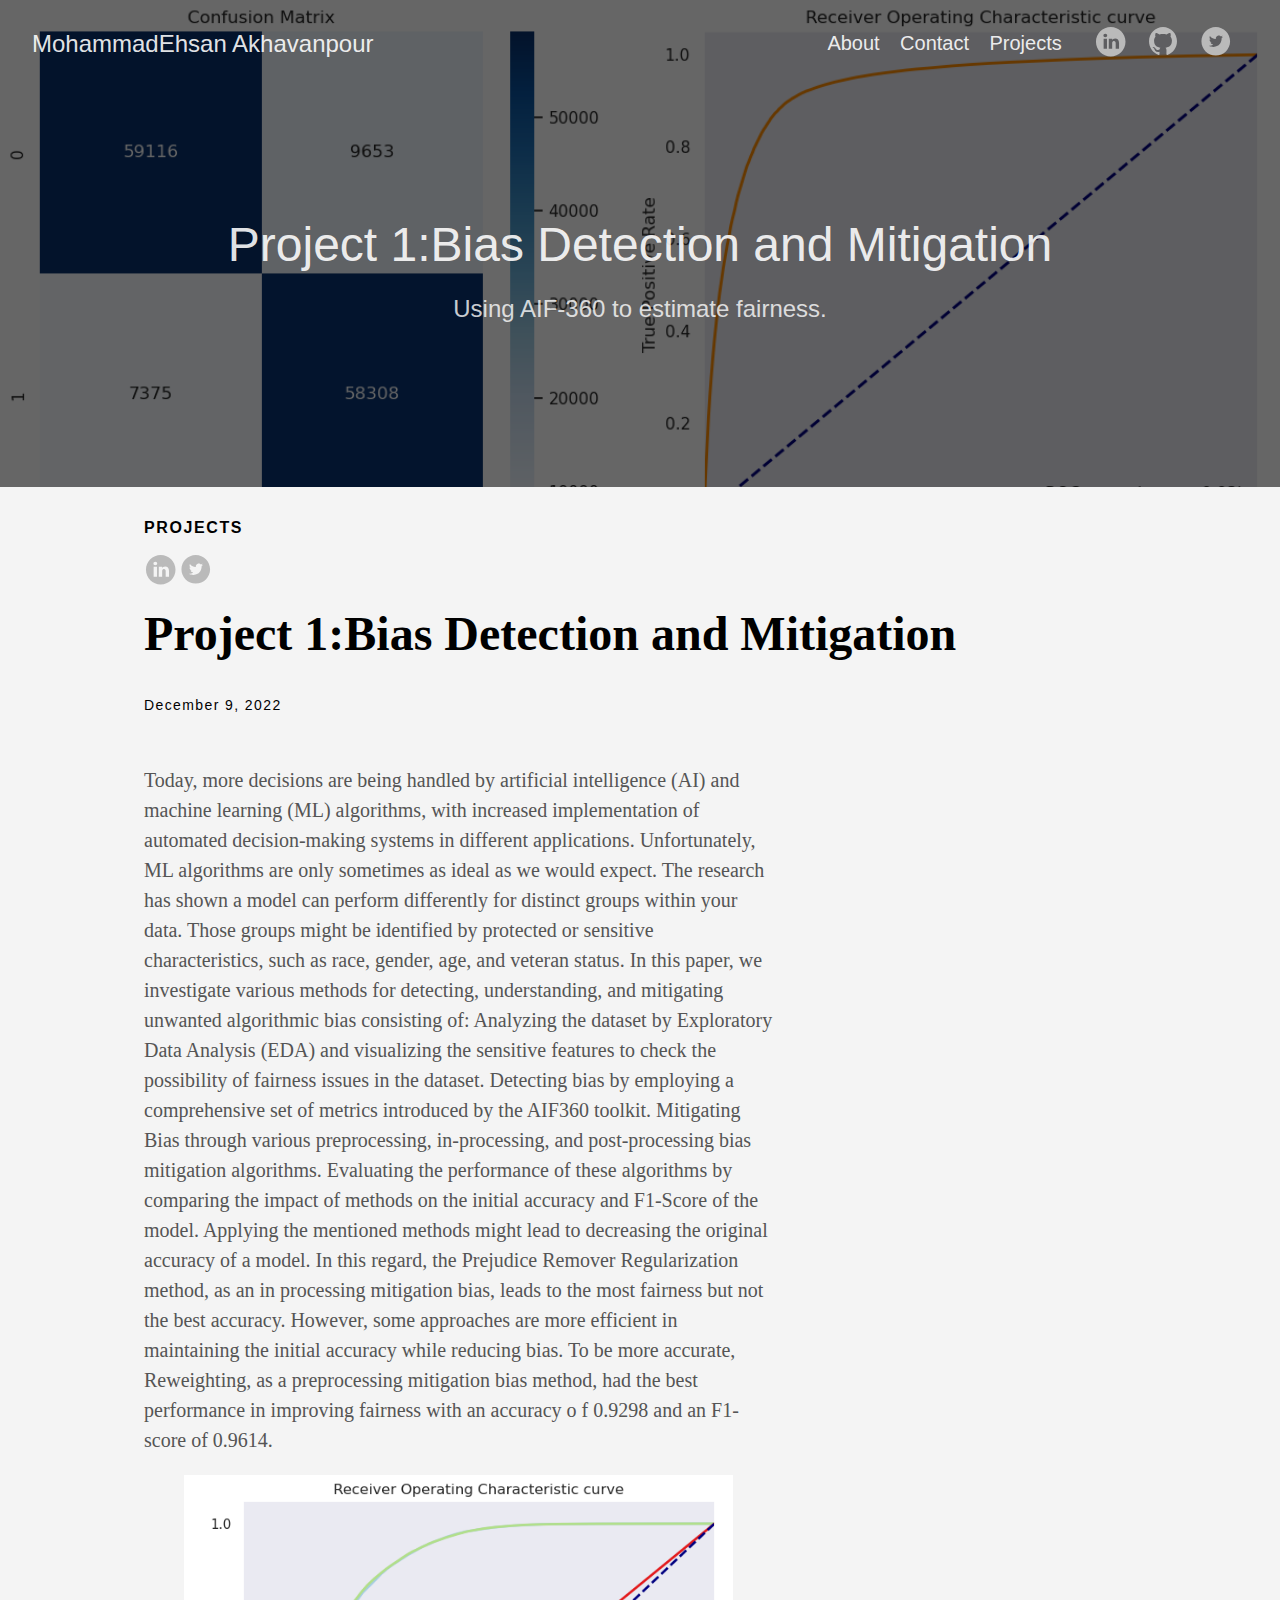
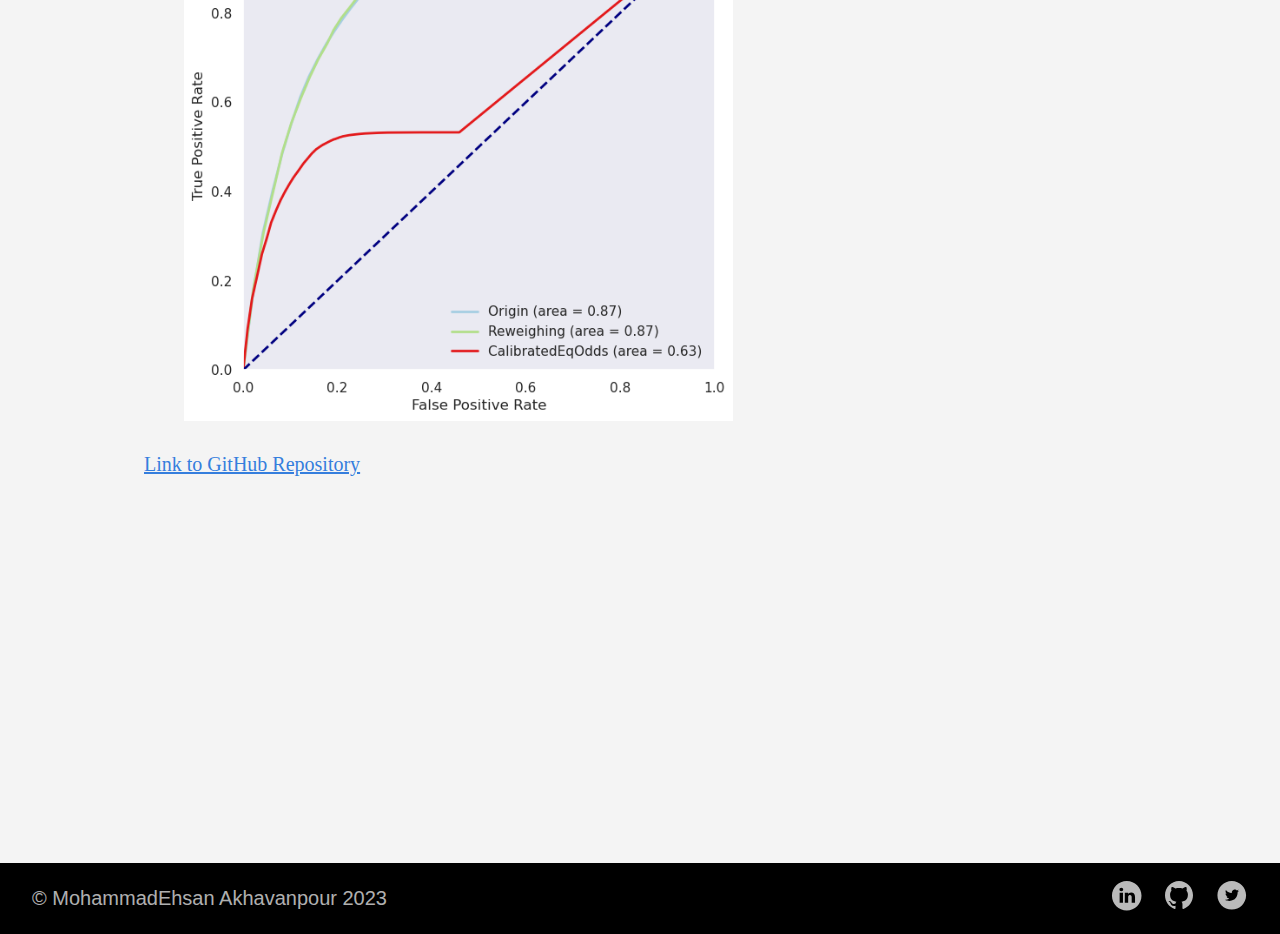
<file: post/project-1/index.html>
<!DOCTYPE html>
<html lang="en-us">
  <head>
    <meta charset="utf-8">
    <meta http-equiv="X-UA-Compatible" content="IE=edge,chrome=1">
    
    <title>Project 1:Bias Detection and Mitigation | MohammadEhsan Akhavanpour</title>
    <meta name="viewport" content="width=device-width,minimum-scale=1">
    <meta name="description" content="Using AIF-360 to estimate fairness.">
    <meta name="generator" content="Hugo 0.110.0">
    
    
    
    
      <meta name="robots" content="noindex, nofollow">
    

    
<link rel="stylesheet" href="https://ehsanap7.github.io/Ehsan_Portfolio/ananke/css/main.min.css" >



    
    
    
      

    

    
    
    <meta property="og:title" content="Project 1:Bias Detection and Mitigation" />
<meta property="og:description" content="Using AIF-360 to estimate fairness." />
<meta property="og:type" content="article" />
<meta property="og:url" content="https://ehsanap7.github.io/Ehsan_Portfolio/post/project-1/" /><meta property="article:section" content="post" />
<meta property="article:published_time" content="2022-12-09T10:58:08-04:00" />
<meta property="article:modified_time" content="2022-12-09T10:58:08-04:00" /><meta property="og:site_name" content="MohammadEhsan Akhavanpour" />
<meta itemprop="name" content="Project 1:Bias Detection and Mitigation">
<meta itemprop="description" content="Using AIF-360 to estimate fairness."><meta itemprop="datePublished" content="2022-12-09T10:58:08-04:00" />
<meta itemprop="dateModified" content="2022-12-09T10:58:08-04:00" />
<meta itemprop="wordCount" content="241">
<meta itemprop="keywords" content="" /><meta name="twitter:card" content="summary"/>
<meta name="twitter:title" content="Project 1:Bias Detection and Mitigation"/>
<meta name="twitter:description" content="Using AIF-360 to estimate fairness."/>

	
  </head>

  <body class="ma0 avenir bg-near-white">

    
   
  

  
  <header class="cover bg-top" style="background-image: url('https://ehsanap7.github.io/Ehsan_Portfolio/images/project7.png');">
    <div class="bg-black-60">
      <nav class="pv3 ph3 ph4-ns" role="navigation">
  <div class="flex-l justify-between items-center center">
    <a href="https://ehsanap7.github.io/Ehsan_Portfolio/" class="f3 fw2 hover-white no-underline white-90 dib">
      
        MohammadEhsan Akhavanpour
      
    </a>
    <div class="flex-l items-center">
      

      
        <ul class="pl0 mr3">
          
          <li class="list f5 f4-ns fw4 dib pr3">
            <a class="hover-white no-underline white-90" href="https://ehsanap7.github.io/Ehsan_Portfolio/about/" title="About page">
              About
            </a>
          </li>
          
          <li class="list f5 f4-ns fw4 dib pr3">
            <a class="hover-white no-underline white-90" href="https://ehsanap7.github.io/Ehsan_Portfolio/contact/" title="Contact page">
              Contact
            </a>
          </li>
          
          <li class="list f5 f4-ns fw4 dib pr3">
            <a class="hover-white no-underline white-90" href="https://ehsanap7.github.io/Ehsan_Portfolio/post/" title="Projects page">
              Projects
            </a>
          </li>
          
        </ul>
      
      
<div class="ananke-socials">
  
    
    <a href="https://www.linkedin.com/in/ehsanap/" target="_blank" rel="noopener" class="linkedin ananke-social-link link-transition stackoverflow link dib z-999 pt3 pt0-l mr1" title="LinkedIn link" aria-label="follow on LinkedIn——Opens in a new window">
      
        <span class="icon"><svg style="enable-background:new 0 0 65 65;" version="1.1" viewBox="0 0 65 65"  xml:space="preserve" xmlns="http://www.w3.org/2000/svg" xmlns:xlink="http://www.w3.org/1999/xlink">
  <path d="M50.837,48.137V36.425c0-6.275-3.35-9.195-7.816-9.195  c-3.604,0-5.219,1.983-6.119,3.374V27.71h-6.79c0.09,1.917,0,20.427,0,20.427h6.79V36.729c0-0.609,0.044-1.219,0.224-1.655  c0.49-1.22,1.607-2.483,3.482-2.483c2.458,0,3.44,1.873,3.44,4.618v10.929H50.837z M22.959,24.922c2.367,0,3.842-1.57,3.842-3.531  c-0.044-2.003-1.475-3.528-3.797-3.528s-3.841,1.524-3.841,3.528c0,1.961,1.474,3.531,3.753,3.531H22.959z M34,64  C17.432,64,4,50.568,4,34C4,17.431,17.432,4,34,4s30,13.431,30,30C64,50.568,50.568,64,34,64z M26.354,48.137V27.71h-6.789v20.427  H26.354z" style="fill-rule:evenodd;clip-rule:evenodd;"/>
</svg>
</span>
      
<span class="new-window"><svg  height="8px"  style="enable-background:new 0 0 1000 1000;" version="1.1" viewBox="0 0 1000 1000"  xml:space="preserve" xmlns="http://www.w3.org/2000/svg" xmlns:xlink="http://www.w3.org/1999/xlink" >
<path d="M598 128h298v298h-86v-152l-418 418-60-60 418-418h-152v-86zM810 810v-298h86v298c0 46-40 86-86 86h-596c-48 0-86-40-86-86v-596c0-46 38-86 86-86h298v86h-298v596h596z" style="fill-rule:evenodd;clip-rule:evenodd;"/>
</svg>
</span></a>
  
    
    <a href="https://github.com/ehsanap7" target="_blank" rel="noopener" class="github ananke-social-link link-transition stackoverflow link dib z-999 pt3 pt0-l mr1" title="GitHub link" aria-label="follow on GitHub——Opens in a new window">
      
        <span class="icon"><svg style="enable-background:new 0 0 512 512;" version="1.1" viewBox="0 0 512 512"  xml:space="preserve" xmlns="http://www.w3.org/2000/svg" xmlns:xlink="http://www.w3.org/1999/xlink" >
  <path d="M256,32C132.3,32,32,134.8,32,261.7c0,101.5,64.2,187.5,153.2,217.9c11.2,2.1,15.3-5,15.3-11.1   c0-5.5-0.2-19.9-0.3-39.1c-62.3,13.9-75.5-30.8-75.5-30.8c-10.2-26.5-24.9-33.6-24.9-33.6c-20.3-14.3,1.5-14,1.5-14   c22.5,1.6,34.3,23.7,34.3,23.7c20,35.1,52.4,25,65.2,19.1c2-14.8,7.8-25,14.2-30.7c-49.7-5.8-102-25.5-102-113.5   c0-25.1,8.7-45.6,23-61.6c-2.3-5.8-10-29.2,2.2-60.8c0,0,18.8-6.2,61.6,23.5c17.9-5.1,37-7.6,56.1-7.7c19,0.1,38.2,2.6,56.1,7.7   c42.8-29.7,61.5-23.5,61.5-23.5c12.2,31.6,4.5,55,2.2,60.8c14.3,16.1,23,36.6,23,61.6c0,88.2-52.4,107.6-102.3,113.3   c8,7.1,15.2,21.1,15.2,42.5c0,30.7-0.3,55.5-0.3,63c0,6.1,4,13.3,15.4,11C415.9,449.1,480,363.1,480,261.7   C480,134.8,379.7,32,256,32z"/>
</svg>
</span>
      
<span class="new-window"><svg  height="8px"  style="enable-background:new 0 0 1000 1000;" version="1.1" viewBox="0 0 1000 1000"  xml:space="preserve" xmlns="http://www.w3.org/2000/svg" xmlns:xlink="http://www.w3.org/1999/xlink" >
<path d="M598 128h298v298h-86v-152l-418 418-60-60 418-418h-152v-86zM810 810v-298h86v298c0 46-40 86-86 86h-596c-48 0-86-40-86-86v-596c0-46 38-86 86-86h298v86h-298v596h596z" style="fill-rule:evenodd;clip-rule:evenodd;"/>
</svg>
</span></a>
  
    
    <a href="https://twitter.com/ehsanap7" target="_blank" rel="noopener" class="twitter ananke-social-link link-transition stackoverflow link dib z-999 pt3 pt0-l mr1" title="Twitter link" aria-label="follow on Twitter——Opens in a new window">
      
        <span class="icon"><svg style="enable-background:new 0 0 67 67;" version="1.1" viewBox="0 0 67 67"  xml:space="preserve" xmlns="http://www.w3.org/2000/svg" xmlns:xlink="http://www.w3.org/1999/xlink"><path d="M37.167,22.283c-2.619,0.953-4.274,3.411-4.086,6.101  l0.063,1.038l-1.048-0.127c-3.813-0.487-7.145-2.139-9.974-4.915l-1.383-1.377l-0.356,1.017c-0.754,2.267-0.272,4.661,1.299,6.271  c0.838,0.89,0.649,1.017-0.796,0.487c-0.503-0.169-0.943-0.296-0.985-0.233c-0.146,0.149,0.356,2.076,0.754,2.839  c0.545,1.06,1.655,2.097,2.871,2.712l1.027,0.487l-1.215,0.021c-1.173,0-1.215,0.021-1.089,0.467  c0.419,1.377,2.074,2.839,3.918,3.475l1.299,0.444l-1.131,0.678c-1.676,0.976-3.646,1.526-5.616,1.568  C19.775,43.256,19,43.341,19,43.405c0,0.211,2.557,1.397,4.044,1.864c4.463,1.377,9.765,0.783,13.746-1.568  c2.829-1.673,5.657-5,6.978-8.221c0.713-1.716,1.425-4.851,1.425-6.354c0-0.975,0.063-1.102,1.236-2.267  c0.692-0.678,1.341-1.419,1.467-1.631c0.21-0.403,0.188-0.403-0.88-0.043c-1.781,0.636-2.033,0.551-1.152-0.402  c0.649-0.678,1.425-1.907,1.425-2.267c0-0.063-0.314,0.042-0.671,0.233c-0.377,0.212-1.215,0.53-1.844,0.72l-1.131,0.361l-1.027-0.7  c-0.566-0.381-1.361-0.805-1.781-0.932C39.766,21.902,38.131,21.944,37.167,22.283z M33,64C16.432,64,3,50.569,3,34S16.432,4,33,4  s30,13.431,30,30S49.568,64,33,64z" style="fill-rule:evenodd;clip-rule:evenodd;"/></svg>
</span>
      
<span class="new-window"><svg  height="8px"  style="enable-background:new 0 0 1000 1000;" version="1.1" viewBox="0 0 1000 1000"  xml:space="preserve" xmlns="http://www.w3.org/2000/svg" xmlns:xlink="http://www.w3.org/1999/xlink" >
<path d="M598 128h298v298h-86v-152l-418 418-60-60 418-418h-152v-86zM810 810v-298h86v298c0 46-40 86-86 86h-596c-48 0-86-40-86-86v-596c0-46 38-86 86-86h298v86h-298v596h596z" style="fill-rule:evenodd;clip-rule:evenodd;"/>
</svg>
</span></a>
  
</div>

    </div>
  </div>
</nav>

      <div class="tc-l pv6 ph3 ph4-ns">
        
          <div class="f2 f1-l fw2 white-90 mb0 lh-title">Project 1:Bias Detection and Mitigation</div>
          
            <div class="fw1 f5 f3-l white-80 measure-wide-l center lh-copy mt3 mb4">
              Using AIF-360 to estimate fairness.
            </div>
          
        
      </div>
    </div>
  </header>



    <main class="pb7" role="main">
      
  
  <article class="flex-l flex-wrap justify-between mw8 center ph3">
    <header class="mt4 w-100">
      <aside class="instapaper_ignoref b helvetica tracked">
          
        PROJECTS
      </aside>
      










  <div id="sharing" class="mt3 ananke-socials">
    
      
      <a href="https://www.linkedin.com/in/ehsanap/?mini=true&amp;url=https://ehsanap7.github.io/Ehsan_Portfolio/post/project-1/&amp;title=Project%201:Bias%20Detection%20and%20Mitigation" class="ananke-social-link linkedin no-underline" aria-label="share on LinkedIn">
        
        <span class="icon"> <svg style="enable-background:new 0 0 65 65;" version="1.1" viewBox="0 0 65 65"  xml:space="preserve" xmlns="http://www.w3.org/2000/svg" xmlns:xlink="http://www.w3.org/1999/xlink">
  <path d="M50.837,48.137V36.425c0-6.275-3.35-9.195-7.816-9.195  c-3.604,0-5.219,1.983-6.119,3.374V27.71h-6.79c0.09,1.917,0,20.427,0,20.427h6.79V36.729c0-0.609,0.044-1.219,0.224-1.655  c0.49-1.22,1.607-2.483,3.482-2.483c2.458,0,3.44,1.873,3.44,4.618v10.929H50.837z M22.959,24.922c2.367,0,3.842-1.57,3.842-3.531  c-0.044-2.003-1.475-3.528-3.797-3.528s-3.841,1.524-3.841,3.528c0,1.961,1.474,3.531,3.753,3.531H22.959z M34,64  C17.432,64,4,50.568,4,34C4,17.431,17.432,4,34,4s30,13.431,30,30C64,50.568,50.568,64,34,64z M26.354,48.137V27.71h-6.789v20.427  H26.354z" style="fill-rule:evenodd;clip-rule:evenodd;"/>
</svg>
</span>
        
      </a>
    
      
      <a href="https://twitter.com/ehsanap7?url=https://ehsanap7.github.io/Ehsan_Portfolio/post/project-1/&amp;text=Project%201:Bias%20Detection%20and%20Mitigation" class="ananke-social-link twitter no-underline" aria-label="share on Twitter">
        
        <span class="icon"> <svg style="enable-background:new 0 0 67 67;" version="1.1" viewBox="0 0 67 67"  xml:space="preserve" xmlns="http://www.w3.org/2000/svg" xmlns:xlink="http://www.w3.org/1999/xlink"><path d="M37.167,22.283c-2.619,0.953-4.274,3.411-4.086,6.101  l0.063,1.038l-1.048-0.127c-3.813-0.487-7.145-2.139-9.974-4.915l-1.383-1.377l-0.356,1.017c-0.754,2.267-0.272,4.661,1.299,6.271  c0.838,0.89,0.649,1.017-0.796,0.487c-0.503-0.169-0.943-0.296-0.985-0.233c-0.146,0.149,0.356,2.076,0.754,2.839  c0.545,1.06,1.655,2.097,2.871,2.712l1.027,0.487l-1.215,0.021c-1.173,0-1.215,0.021-1.089,0.467  c0.419,1.377,2.074,2.839,3.918,3.475l1.299,0.444l-1.131,0.678c-1.676,0.976-3.646,1.526-5.616,1.568  C19.775,43.256,19,43.341,19,43.405c0,0.211,2.557,1.397,4.044,1.864c4.463,1.377,9.765,0.783,13.746-1.568  c2.829-1.673,5.657-5,6.978-8.221c0.713-1.716,1.425-4.851,1.425-6.354c0-0.975,0.063-1.102,1.236-2.267  c0.692-0.678,1.341-1.419,1.467-1.631c0.21-0.403,0.188-0.403-0.88-0.043c-1.781,0.636-2.033,0.551-1.152-0.402  c0.649-0.678,1.425-1.907,1.425-2.267c0-0.063-0.314,0.042-0.671,0.233c-0.377,0.212-1.215,0.53-1.844,0.72l-1.131,0.361l-1.027-0.7  c-0.566-0.381-1.361-0.805-1.781-0.932C39.766,21.902,38.131,21.944,37.167,22.283z M33,64C16.432,64,3,50.569,3,34S16.432,4,33,4  s30,13.431,30,30S49.568,64,33,64z" style="fill-rule:evenodd;clip-rule:evenodd;"/></svg>
</span>
        
      </a>
    
  </div>


      <h1 class="f1 athelas mt3 mb1">Project 1:Bias Detection and Mitigation</h1>
      
      
      
      <time class="f6 mv4 dib tracked" datetime="2022-12-09T10:58:08-04:00">December 9, 2022</time>
      

      
      
    </header>
    <div class="nested-copy-line-height lh-copy serif f4 nested-links mid-gray pr4-l w-two-thirds-l"><p>Today, more decisions are being handled by artificial intelligence (AI) and machine learning (ML) algorithms, with increased implementation of automated decision-making systems in different applications. Unfortunately, ML algorithms are only sometimes as ideal as we would expect. The research has shown a model can perform differently for distinct groups within your data. Those groups might be identified by protected or sensitive characteristics, such as race, gender, age, and veteran status. In this paper, we investigate various methods for detecting, understanding, and mitigating unwanted algorithmic bias consisting of:
Analyzing the dataset by Exploratory Data Analysis (EDA) and visualizing the sensitive features to check the possibility of fairness issues in the dataset.
Detecting bias by employing a comprehensive set of metrics introduced by the AIF360 toolkit.
Mitigating Bias through various preprocessing, in-processing, and post-processing bias mitigation algorithms.
Evaluating the performance of these algorithms by comparing the impact of methods on the initial accuracy and F1-Score of the model.
Applying the mentioned methods might lead to decreasing the original accuracy of a model. In this regard, the Prejudice Remover Regularization method, as an in processing mitigation bias, leads to the most fairness but not the best accuracy. However,
some approaches are more efficient in maintaining the initial accuracy while reducing bias. To be more accurate, Reweighting,
as a preprocessing mitigation bias method, had the best performance in improving fairness with an accuracy o
f 0.9298 and an F1-score of 0.9614.</p>
<figure><img src="https://ehsanap7.github.io/Ehsan_Portfolio/images/project6.jpg"/>
</figure>

<p><a href="https://github.com/ehsanap7/machineLearning/blob/main/AI_Fairness.ipynb">Link to GitHub Repository</a></p>
<ul class="pa0">
  
</ul>
<div class="mt6 instapaper_ignoref">
      
      
      </div>
    </div>

    <aside class="w-30-l mt6-l">




</aside>

  </article>

    </main>
    <footer class="bg-black bottom-0 w-100 pa3" role="contentinfo">
  <div class="flex justify-between">
  <a class="f4 fw4 hover-white no-underline white-70 dn dib-ns pv2 ph3" href="https://ehsanap7.github.io/Ehsan_Portfolio/" >
    &copy;  MohammadEhsan Akhavanpour 2023 
  </a>
    <div>
<div class="ananke-socials">
  
    
    <a href="https://www.linkedin.com/in/ehsanap/" target="_blank" rel="noopener" class="linkedin ananke-social-link link-transition stackoverflow link dib z-999 pt3 pt0-l mr1" title="LinkedIn link" aria-label="follow on LinkedIn——Opens in a new window">
      
        <span class="icon"><svg style="enable-background:new 0 0 65 65;" version="1.1" viewBox="0 0 65 65"  xml:space="preserve" xmlns="http://www.w3.org/2000/svg" xmlns:xlink="http://www.w3.org/1999/xlink">
  <path d="M50.837,48.137V36.425c0-6.275-3.35-9.195-7.816-9.195  c-3.604,0-5.219,1.983-6.119,3.374V27.71h-6.79c0.09,1.917,0,20.427,0,20.427h6.79V36.729c0-0.609,0.044-1.219,0.224-1.655  c0.49-1.22,1.607-2.483,3.482-2.483c2.458,0,3.44,1.873,3.44,4.618v10.929H50.837z M22.959,24.922c2.367,0,3.842-1.57,3.842-3.531  c-0.044-2.003-1.475-3.528-3.797-3.528s-3.841,1.524-3.841,3.528c0,1.961,1.474,3.531,3.753,3.531H22.959z M34,64  C17.432,64,4,50.568,4,34C4,17.431,17.432,4,34,4s30,13.431,30,30C64,50.568,50.568,64,34,64z M26.354,48.137V27.71h-6.789v20.427  H26.354z" style="fill-rule:evenodd;clip-rule:evenodd;"/>
</svg>
</span>
      
<span class="new-window"><svg  height="8px"  style="enable-background:new 0 0 1000 1000;" version="1.1" viewBox="0 0 1000 1000"  xml:space="preserve" xmlns="http://www.w3.org/2000/svg" xmlns:xlink="http://www.w3.org/1999/xlink" >
<path d="M598 128h298v298h-86v-152l-418 418-60-60 418-418h-152v-86zM810 810v-298h86v298c0 46-40 86-86 86h-596c-48 0-86-40-86-86v-596c0-46 38-86 86-86h298v86h-298v596h596z" style="fill-rule:evenodd;clip-rule:evenodd;"/>
</svg>
</span></a>
  
    
    <a href="https://github.com/ehsanap7" target="_blank" rel="noopener" class="github ananke-social-link link-transition stackoverflow link dib z-999 pt3 pt0-l mr1" title="GitHub link" aria-label="follow on GitHub——Opens in a new window">
      
        <span class="icon"><svg style="enable-background:new 0 0 512 512;" version="1.1" viewBox="0 0 512 512"  xml:space="preserve" xmlns="http://www.w3.org/2000/svg" xmlns:xlink="http://www.w3.org/1999/xlink" >
  <path d="M256,32C132.3,32,32,134.8,32,261.7c0,101.5,64.2,187.5,153.2,217.9c11.2,2.1,15.3-5,15.3-11.1   c0-5.5-0.2-19.9-0.3-39.1c-62.3,13.9-75.5-30.8-75.5-30.8c-10.2-26.5-24.9-33.6-24.9-33.6c-20.3-14.3,1.5-14,1.5-14   c22.5,1.6,34.3,23.7,34.3,23.7c20,35.1,52.4,25,65.2,19.1c2-14.8,7.8-25,14.2-30.7c-49.7-5.8-102-25.5-102-113.5   c0-25.1,8.7-45.6,23-61.6c-2.3-5.8-10-29.2,2.2-60.8c0,0,18.8-6.2,61.6,23.5c17.9-5.1,37-7.6,56.1-7.7c19,0.1,38.2,2.6,56.1,7.7   c42.8-29.7,61.5-23.5,61.5-23.5c12.2,31.6,4.5,55,2.2,60.8c14.3,16.1,23,36.6,23,61.6c0,88.2-52.4,107.6-102.3,113.3   c8,7.1,15.2,21.1,15.2,42.5c0,30.7-0.3,55.5-0.3,63c0,6.1,4,13.3,15.4,11C415.9,449.1,480,363.1,480,261.7   C480,134.8,379.7,32,256,32z"/>
</svg>
</span>
      
<span class="new-window"><svg  height="8px"  style="enable-background:new 0 0 1000 1000;" version="1.1" viewBox="0 0 1000 1000"  xml:space="preserve" xmlns="http://www.w3.org/2000/svg" xmlns:xlink="http://www.w3.org/1999/xlink" >
<path d="M598 128h298v298h-86v-152l-418 418-60-60 418-418h-152v-86zM810 810v-298h86v298c0 46-40 86-86 86h-596c-48 0-86-40-86-86v-596c0-46 38-86 86-86h298v86h-298v596h596z" style="fill-rule:evenodd;clip-rule:evenodd;"/>
</svg>
</span></a>
  
    
    <a href="https://twitter.com/ehsanap7" target="_blank" rel="noopener" class="twitter ananke-social-link link-transition stackoverflow link dib z-999 pt3 pt0-l mr1" title="Twitter link" aria-label="follow on Twitter——Opens in a new window">
      
        <span class="icon"><svg style="enable-background:new 0 0 67 67;" version="1.1" viewBox="0 0 67 67"  xml:space="preserve" xmlns="http://www.w3.org/2000/svg" xmlns:xlink="http://www.w3.org/1999/xlink"><path d="M37.167,22.283c-2.619,0.953-4.274,3.411-4.086,6.101  l0.063,1.038l-1.048-0.127c-3.813-0.487-7.145-2.139-9.974-4.915l-1.383-1.377l-0.356,1.017c-0.754,2.267-0.272,4.661,1.299,6.271  c0.838,0.89,0.649,1.017-0.796,0.487c-0.503-0.169-0.943-0.296-0.985-0.233c-0.146,0.149,0.356,2.076,0.754,2.839  c0.545,1.06,1.655,2.097,2.871,2.712l1.027,0.487l-1.215,0.021c-1.173,0-1.215,0.021-1.089,0.467  c0.419,1.377,2.074,2.839,3.918,3.475l1.299,0.444l-1.131,0.678c-1.676,0.976-3.646,1.526-5.616,1.568  C19.775,43.256,19,43.341,19,43.405c0,0.211,2.557,1.397,4.044,1.864c4.463,1.377,9.765,0.783,13.746-1.568  c2.829-1.673,5.657-5,6.978-8.221c0.713-1.716,1.425-4.851,1.425-6.354c0-0.975,0.063-1.102,1.236-2.267  c0.692-0.678,1.341-1.419,1.467-1.631c0.21-0.403,0.188-0.403-0.88-0.043c-1.781,0.636-2.033,0.551-1.152-0.402  c0.649-0.678,1.425-1.907,1.425-2.267c0-0.063-0.314,0.042-0.671,0.233c-0.377,0.212-1.215,0.53-1.844,0.72l-1.131,0.361l-1.027-0.7  c-0.566-0.381-1.361-0.805-1.781-0.932C39.766,21.902,38.131,21.944,37.167,22.283z M33,64C16.432,64,3,50.569,3,34S16.432,4,33,4  s30,13.431,30,30S49.568,64,33,64z" style="fill-rule:evenodd;clip-rule:evenodd;"/></svg>
</span>
      
<span class="new-window"><svg  height="8px"  style="enable-background:new 0 0 1000 1000;" version="1.1" viewBox="0 0 1000 1000"  xml:space="preserve" xmlns="http://www.w3.org/2000/svg" xmlns:xlink="http://www.w3.org/1999/xlink" >
<path d="M598 128h298v298h-86v-152l-418 418-60-60 418-418h-152v-86zM810 810v-298h86v298c0 46-40 86-86 86h-596c-48 0-86-40-86-86v-596c0-46 38-86 86-86h298v86h-298v596h596z" style="fill-rule:evenodd;clip-rule:evenodd;"/>
</svg>
</span></a>
  
</div>
</div>
  </div>
</footer>

  </body>
</html>
</file>
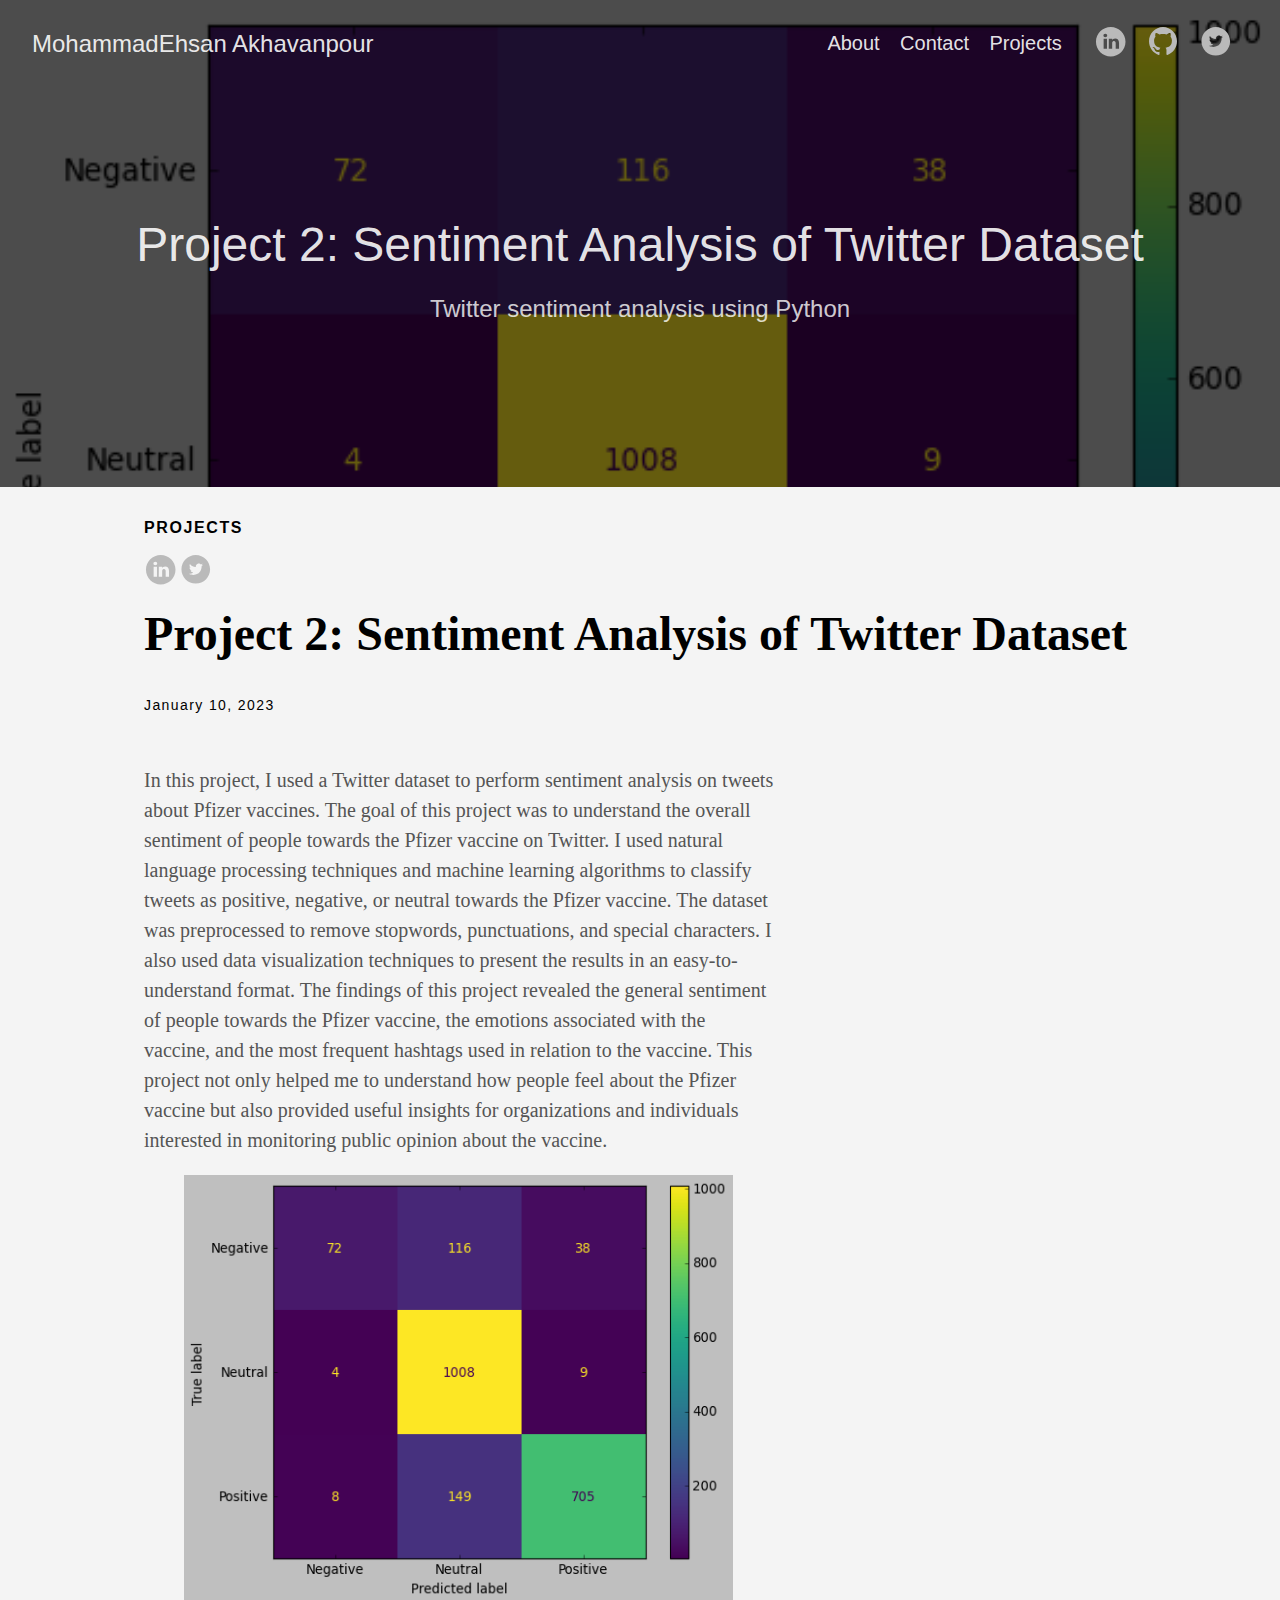
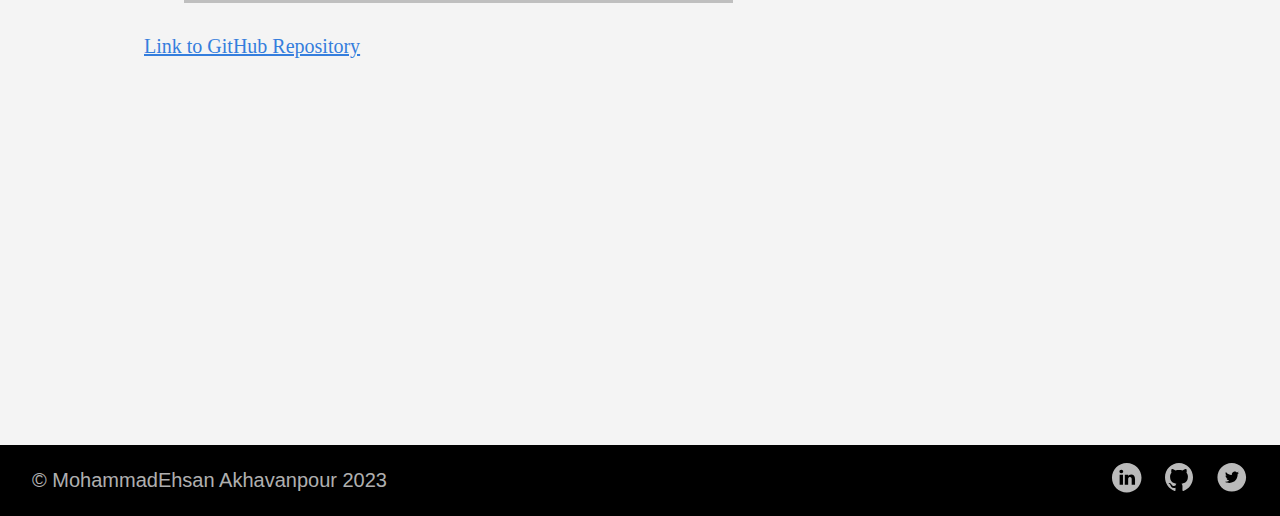
<file: post/project-2/index.html>
<!DOCTYPE html>
<html lang="en-us">
  <head>
    <meta charset="utf-8">
    <meta http-equiv="X-UA-Compatible" content="IE=edge,chrome=1">
    
    <title>Project 2: Sentiment Analysis of Twitter Dataset | MohammadEhsan Akhavanpour</title>
    <meta name="viewport" content="width=device-width,minimum-scale=1">
    <meta name="description" content="Twitter sentiment analysis using Python">
    <meta name="generator" content="Hugo 0.110.0">
    
    
    
    
      <meta name="robots" content="noindex, nofollow">
    

    
<link rel="stylesheet" href="https://ehsanap7.github.io/Ehsan_Portfolio/ananke/css/main.min.css" >



    
    
    
      

    

    
    
    <meta property="og:title" content="Project 2: Sentiment Analysis of Twitter Dataset" />
<meta property="og:description" content="Twitter sentiment analysis using Python" />
<meta property="og:type" content="article" />
<meta property="og:url" content="https://ehsanap7.github.io/Ehsan_Portfolio/post/project-2/" /><meta property="article:section" content="post" />
<meta property="article:published_time" content="2023-01-10T11:00:59-04:00" />
<meta property="article:modified_time" content="2023-01-10T11:00:59-04:00" /><meta property="og:site_name" content="MohammadEhsan Akhavanpour" />
<meta itemprop="name" content="Project 2: Sentiment Analysis of Twitter Dataset">
<meta itemprop="description" content="Twitter sentiment analysis using Python"><meta itemprop="datePublished" content="2023-01-10T11:00:59-04:00" />
<meta itemprop="dateModified" content="2023-01-10T11:00:59-04:00" />
<meta itemprop="wordCount" content="151">
<meta itemprop="keywords" content="" /><meta name="twitter:card" content="summary"/>
<meta name="twitter:title" content="Project 2: Sentiment Analysis of Twitter Dataset"/>
<meta name="twitter:description" content="Twitter sentiment analysis using Python"/>

	
  </head>

  <body class="ma0 avenir bg-near-white">

    
   
  

  
  <header class="cover bg-top" style="background-image: url('https://ehsanap7.github.io/Ehsan_Portfolio/images/project10.png');">
    <div class="bg-black-60">
      <nav class="pv3 ph3 ph4-ns" role="navigation">
  <div class="flex-l justify-between items-center center">
    <a href="https://ehsanap7.github.io/Ehsan_Portfolio/" class="f3 fw2 hover-white no-underline white-90 dib">
      
        MohammadEhsan Akhavanpour
      
    </a>
    <div class="flex-l items-center">
      

      
        <ul class="pl0 mr3">
          
          <li class="list f5 f4-ns fw4 dib pr3">
            <a class="hover-white no-underline white-90" href="https://ehsanap7.github.io/Ehsan_Portfolio/about/" title="About page">
              About
            </a>
          </li>
          
          <li class="list f5 f4-ns fw4 dib pr3">
            <a class="hover-white no-underline white-90" href="https://ehsanap7.github.io/Ehsan_Portfolio/contact/" title="Contact page">
              Contact
            </a>
          </li>
          
          <li class="list f5 f4-ns fw4 dib pr3">
            <a class="hover-white no-underline white-90" href="https://ehsanap7.github.io/Ehsan_Portfolio/post/" title="Projects page">
              Projects
            </a>
          </li>
          
        </ul>
      
      
<div class="ananke-socials">
  
    
    <a href="https://www.linkedin.com/in/ehsanap/" target="_blank" rel="noopener" class="linkedin ananke-social-link link-transition stackoverflow link dib z-999 pt3 pt0-l mr1" title="LinkedIn link" aria-label="follow on LinkedIn——Opens in a new window">
      
        <span class="icon"><svg style="enable-background:new 0 0 65 65;" version="1.1" viewBox="0 0 65 65"  xml:space="preserve" xmlns="http://www.w3.org/2000/svg" xmlns:xlink="http://www.w3.org/1999/xlink">
  <path d="M50.837,48.137V36.425c0-6.275-3.35-9.195-7.816-9.195  c-3.604,0-5.219,1.983-6.119,3.374V27.71h-6.79c0.09,1.917,0,20.427,0,20.427h6.79V36.729c0-0.609,0.044-1.219,0.224-1.655  c0.49-1.22,1.607-2.483,3.482-2.483c2.458,0,3.44,1.873,3.44,4.618v10.929H50.837z M22.959,24.922c2.367,0,3.842-1.57,3.842-3.531  c-0.044-2.003-1.475-3.528-3.797-3.528s-3.841,1.524-3.841,3.528c0,1.961,1.474,3.531,3.753,3.531H22.959z M34,64  C17.432,64,4,50.568,4,34C4,17.431,17.432,4,34,4s30,13.431,30,30C64,50.568,50.568,64,34,64z M26.354,48.137V27.71h-6.789v20.427  H26.354z" style="fill-rule:evenodd;clip-rule:evenodd;"/>
</svg>
</span>
      
<span class="new-window"><svg  height="8px"  style="enable-background:new 0 0 1000 1000;" version="1.1" viewBox="0 0 1000 1000"  xml:space="preserve" xmlns="http://www.w3.org/2000/svg" xmlns:xlink="http://www.w3.org/1999/xlink" >
<path d="M598 128h298v298h-86v-152l-418 418-60-60 418-418h-152v-86zM810 810v-298h86v298c0 46-40 86-86 86h-596c-48 0-86-40-86-86v-596c0-46 38-86 86-86h298v86h-298v596h596z" style="fill-rule:evenodd;clip-rule:evenodd;"/>
</svg>
</span></a>
  
    
    <a href="https://github.com/ehsanap7" target="_blank" rel="noopener" class="github ananke-social-link link-transition stackoverflow link dib z-999 pt3 pt0-l mr1" title="GitHub link" aria-label="follow on GitHub——Opens in a new window">
      
        <span class="icon"><svg style="enable-background:new 0 0 512 512;" version="1.1" viewBox="0 0 512 512"  xml:space="preserve" xmlns="http://www.w3.org/2000/svg" xmlns:xlink="http://www.w3.org/1999/xlink" >
  <path d="M256,32C132.3,32,32,134.8,32,261.7c0,101.5,64.2,187.5,153.2,217.9c11.2,2.1,15.3-5,15.3-11.1   c0-5.5-0.2-19.9-0.3-39.1c-62.3,13.9-75.5-30.8-75.5-30.8c-10.2-26.5-24.9-33.6-24.9-33.6c-20.3-14.3,1.5-14,1.5-14   c22.5,1.6,34.3,23.7,34.3,23.7c20,35.1,52.4,25,65.2,19.1c2-14.8,7.8-25,14.2-30.7c-49.7-5.8-102-25.5-102-113.5   c0-25.1,8.7-45.6,23-61.6c-2.3-5.8-10-29.2,2.2-60.8c0,0,18.8-6.2,61.6,23.5c17.9-5.1,37-7.6,56.1-7.7c19,0.1,38.2,2.6,56.1,7.7   c42.8-29.7,61.5-23.5,61.5-23.5c12.2,31.6,4.5,55,2.2,60.8c14.3,16.1,23,36.6,23,61.6c0,88.2-52.4,107.6-102.3,113.3   c8,7.1,15.2,21.1,15.2,42.5c0,30.7-0.3,55.5-0.3,63c0,6.1,4,13.3,15.4,11C415.9,449.1,480,363.1,480,261.7   C480,134.8,379.7,32,256,32z"/>
</svg>
</span>
      
<span class="new-window"><svg  height="8px"  style="enable-background:new 0 0 1000 1000;" version="1.1" viewBox="0 0 1000 1000"  xml:space="preserve" xmlns="http://www.w3.org/2000/svg" xmlns:xlink="http://www.w3.org/1999/xlink" >
<path d="M598 128h298v298h-86v-152l-418 418-60-60 418-418h-152v-86zM810 810v-298h86v298c0 46-40 86-86 86h-596c-48 0-86-40-86-86v-596c0-46 38-86 86-86h298v86h-298v596h596z" style="fill-rule:evenodd;clip-rule:evenodd;"/>
</svg>
</span></a>
  
    
    <a href="https://twitter.com/ehsanap7" target="_blank" rel="noopener" class="twitter ananke-social-link link-transition stackoverflow link dib z-999 pt3 pt0-l mr1" title="Twitter link" aria-label="follow on Twitter——Opens in a new window">
      
        <span class="icon"><svg style="enable-background:new 0 0 67 67;" version="1.1" viewBox="0 0 67 67"  xml:space="preserve" xmlns="http://www.w3.org/2000/svg" xmlns:xlink="http://www.w3.org/1999/xlink"><path d="M37.167,22.283c-2.619,0.953-4.274,3.411-4.086,6.101  l0.063,1.038l-1.048-0.127c-3.813-0.487-7.145-2.139-9.974-4.915l-1.383-1.377l-0.356,1.017c-0.754,2.267-0.272,4.661,1.299,6.271  c0.838,0.89,0.649,1.017-0.796,0.487c-0.503-0.169-0.943-0.296-0.985-0.233c-0.146,0.149,0.356,2.076,0.754,2.839  c0.545,1.06,1.655,2.097,2.871,2.712l1.027,0.487l-1.215,0.021c-1.173,0-1.215,0.021-1.089,0.467  c0.419,1.377,2.074,2.839,3.918,3.475l1.299,0.444l-1.131,0.678c-1.676,0.976-3.646,1.526-5.616,1.568  C19.775,43.256,19,43.341,19,43.405c0,0.211,2.557,1.397,4.044,1.864c4.463,1.377,9.765,0.783,13.746-1.568  c2.829-1.673,5.657-5,6.978-8.221c0.713-1.716,1.425-4.851,1.425-6.354c0-0.975,0.063-1.102,1.236-2.267  c0.692-0.678,1.341-1.419,1.467-1.631c0.21-0.403,0.188-0.403-0.88-0.043c-1.781,0.636-2.033,0.551-1.152-0.402  c0.649-0.678,1.425-1.907,1.425-2.267c0-0.063-0.314,0.042-0.671,0.233c-0.377,0.212-1.215,0.53-1.844,0.72l-1.131,0.361l-1.027-0.7  c-0.566-0.381-1.361-0.805-1.781-0.932C39.766,21.902,38.131,21.944,37.167,22.283z M33,64C16.432,64,3,50.569,3,34S16.432,4,33,4  s30,13.431,30,30S49.568,64,33,64z" style="fill-rule:evenodd;clip-rule:evenodd;"/></svg>
</span>
      
<span class="new-window"><svg  height="8px"  style="enable-background:new 0 0 1000 1000;" version="1.1" viewBox="0 0 1000 1000"  xml:space="preserve" xmlns="http://www.w3.org/2000/svg" xmlns:xlink="http://www.w3.org/1999/xlink" >
<path d="M598 128h298v298h-86v-152l-418 418-60-60 418-418h-152v-86zM810 810v-298h86v298c0 46-40 86-86 86h-596c-48 0-86-40-86-86v-596c0-46 38-86 86-86h298v86h-298v596h596z" style="fill-rule:evenodd;clip-rule:evenodd;"/>
</svg>
</span></a>
  
</div>

    </div>
  </div>
</nav>

      <div class="tc-l pv6 ph3 ph4-ns">
        
          <div class="f2 f1-l fw2 white-90 mb0 lh-title">Project 2: Sentiment Analysis of Twitter Dataset</div>
          
            <div class="fw1 f5 f3-l white-80 measure-wide-l center lh-copy mt3 mb4">
              Twitter sentiment analysis using Python
            </div>
          
        
      </div>
    </div>
  </header>



    <main class="pb7" role="main">
      
  
  <article class="flex-l flex-wrap justify-between mw8 center ph3">
    <header class="mt4 w-100">
      <aside class="instapaper_ignoref b helvetica tracked">
          
        PROJECTS
      </aside>
      










  <div id="sharing" class="mt3 ananke-socials">
    
      
      <a href="https://www.linkedin.com/in/ehsanap/?mini=true&amp;url=https://ehsanap7.github.io/Ehsan_Portfolio/post/project-2/&amp;title=Project%202:%20Sentiment%20Analysis%20of%20Twitter%20Dataset" class="ananke-social-link linkedin no-underline" aria-label="share on LinkedIn">
        
        <span class="icon"> <svg style="enable-background:new 0 0 65 65;" version="1.1" viewBox="0 0 65 65"  xml:space="preserve" xmlns="http://www.w3.org/2000/svg" xmlns:xlink="http://www.w3.org/1999/xlink">
  <path d="M50.837,48.137V36.425c0-6.275-3.35-9.195-7.816-9.195  c-3.604,0-5.219,1.983-6.119,3.374V27.71h-6.79c0.09,1.917,0,20.427,0,20.427h6.79V36.729c0-0.609,0.044-1.219,0.224-1.655  c0.49-1.22,1.607-2.483,3.482-2.483c2.458,0,3.44,1.873,3.44,4.618v10.929H50.837z M22.959,24.922c2.367,0,3.842-1.57,3.842-3.531  c-0.044-2.003-1.475-3.528-3.797-3.528s-3.841,1.524-3.841,3.528c0,1.961,1.474,3.531,3.753,3.531H22.959z M34,64  C17.432,64,4,50.568,4,34C4,17.431,17.432,4,34,4s30,13.431,30,30C64,50.568,50.568,64,34,64z M26.354,48.137V27.71h-6.789v20.427  H26.354z" style="fill-rule:evenodd;clip-rule:evenodd;"/>
</svg>
</span>
        
      </a>
    
      
      <a href="https://twitter.com/ehsanap7?url=https://ehsanap7.github.io/Ehsan_Portfolio/post/project-2/&amp;text=Project%202:%20Sentiment%20Analysis%20of%20Twitter%20Dataset" class="ananke-social-link twitter no-underline" aria-label="share on Twitter">
        
        <span class="icon"> <svg style="enable-background:new 0 0 67 67;" version="1.1" viewBox="0 0 67 67"  xml:space="preserve" xmlns="http://www.w3.org/2000/svg" xmlns:xlink="http://www.w3.org/1999/xlink"><path d="M37.167,22.283c-2.619,0.953-4.274,3.411-4.086,6.101  l0.063,1.038l-1.048-0.127c-3.813-0.487-7.145-2.139-9.974-4.915l-1.383-1.377l-0.356,1.017c-0.754,2.267-0.272,4.661,1.299,6.271  c0.838,0.89,0.649,1.017-0.796,0.487c-0.503-0.169-0.943-0.296-0.985-0.233c-0.146,0.149,0.356,2.076,0.754,2.839  c0.545,1.06,1.655,2.097,2.871,2.712l1.027,0.487l-1.215,0.021c-1.173,0-1.215,0.021-1.089,0.467  c0.419,1.377,2.074,2.839,3.918,3.475l1.299,0.444l-1.131,0.678c-1.676,0.976-3.646,1.526-5.616,1.568  C19.775,43.256,19,43.341,19,43.405c0,0.211,2.557,1.397,4.044,1.864c4.463,1.377,9.765,0.783,13.746-1.568  c2.829-1.673,5.657-5,6.978-8.221c0.713-1.716,1.425-4.851,1.425-6.354c0-0.975,0.063-1.102,1.236-2.267  c0.692-0.678,1.341-1.419,1.467-1.631c0.21-0.403,0.188-0.403-0.88-0.043c-1.781,0.636-2.033,0.551-1.152-0.402  c0.649-0.678,1.425-1.907,1.425-2.267c0-0.063-0.314,0.042-0.671,0.233c-0.377,0.212-1.215,0.53-1.844,0.72l-1.131,0.361l-1.027-0.7  c-0.566-0.381-1.361-0.805-1.781-0.932C39.766,21.902,38.131,21.944,37.167,22.283z M33,64C16.432,64,3,50.569,3,34S16.432,4,33,4  s30,13.431,30,30S49.568,64,33,64z" style="fill-rule:evenodd;clip-rule:evenodd;"/></svg>
</span>
        
      </a>
    
  </div>


      <h1 class="f1 athelas mt3 mb1">Project 2: Sentiment Analysis of Twitter Dataset</h1>
      
      
      
      <time class="f6 mv4 dib tracked" datetime="2023-01-10T11:00:59-04:00">January 10, 2023</time>
      

      
      
    </header>
    <div class="nested-copy-line-height lh-copy serif f4 nested-links mid-gray pr4-l w-two-thirds-l"><p>In this project, I used a Twitter dataset to perform sentiment analysis on tweets about Pfizer vaccines. The goal of this project was to understand the overall sentiment of people towards the Pfizer vaccine on Twitter. I used natural language processing techniques and machine learning algorithms to classify tweets as positive, negative, or neutral towards the Pfizer vaccine. The dataset was preprocessed to remove stopwords, punctuations, and special characters. I also used data visualization techniques to present the results in an easy-to-understand format. The findings of this project revealed the general sentiment of people towards the Pfizer vaccine, the emotions associated with the vaccine, and the most frequent hashtags used in relation to the vaccine. This project not only helped me to understand how people feel about the Pfizer vaccine but also provided useful insights for organizations and individuals interested in monitoring public opinion about the vaccine.
<figure><img src="https://ehsanap7.github.io/Ehsan_Portfolio/images/project10.png"/>
</figure>
</p>
<p><a href="https://github.com/ehsanap7/machineLearning/blob/main/Twitter_sentiment.ipynb">Link to GitHub Repository</a></p>
<ul class="pa0">
  
</ul>
<div class="mt6 instapaper_ignoref">
      
      
      </div>
    </div>

    <aside class="w-30-l mt6-l">




</aside>

  </article>

    </main>
    <footer class="bg-black bottom-0 w-100 pa3" role="contentinfo">
  <div class="flex justify-between">
  <a class="f4 fw4 hover-white no-underline white-70 dn dib-ns pv2 ph3" href="https://ehsanap7.github.io/Ehsan_Portfolio/" >
    &copy;  MohammadEhsan Akhavanpour 2023 
  </a>
    <div>
<div class="ananke-socials">
  
    
    <a href="https://www.linkedin.com/in/ehsanap/" target="_blank" rel="noopener" class="linkedin ananke-social-link link-transition stackoverflow link dib z-999 pt3 pt0-l mr1" title="LinkedIn link" aria-label="follow on LinkedIn——Opens in a new window">
      
        <span class="icon"><svg style="enable-background:new 0 0 65 65;" version="1.1" viewBox="0 0 65 65"  xml:space="preserve" xmlns="http://www.w3.org/2000/svg" xmlns:xlink="http://www.w3.org/1999/xlink">
  <path d="M50.837,48.137V36.425c0-6.275-3.35-9.195-7.816-9.195  c-3.604,0-5.219,1.983-6.119,3.374V27.71h-6.79c0.09,1.917,0,20.427,0,20.427h6.79V36.729c0-0.609,0.044-1.219,0.224-1.655  c0.49-1.22,1.607-2.483,3.482-2.483c2.458,0,3.44,1.873,3.44,4.618v10.929H50.837z M22.959,24.922c2.367,0,3.842-1.57,3.842-3.531  c-0.044-2.003-1.475-3.528-3.797-3.528s-3.841,1.524-3.841,3.528c0,1.961,1.474,3.531,3.753,3.531H22.959z M34,64  C17.432,64,4,50.568,4,34C4,17.431,17.432,4,34,4s30,13.431,30,30C64,50.568,50.568,64,34,64z M26.354,48.137V27.71h-6.789v20.427  H26.354z" style="fill-rule:evenodd;clip-rule:evenodd;"/>
</svg>
</span>
      
<span class="new-window"><svg  height="8px"  style="enable-background:new 0 0 1000 1000;" version="1.1" viewBox="0 0 1000 1000"  xml:space="preserve" xmlns="http://www.w3.org/2000/svg" xmlns:xlink="http://www.w3.org/1999/xlink" >
<path d="M598 128h298v298h-86v-152l-418 418-60-60 418-418h-152v-86zM810 810v-298h86v298c0 46-40 86-86 86h-596c-48 0-86-40-86-86v-596c0-46 38-86 86-86h298v86h-298v596h596z" style="fill-rule:evenodd;clip-rule:evenodd;"/>
</svg>
</span></a>
  
    
    <a href="https://github.com/ehsanap7" target="_blank" rel="noopener" class="github ananke-social-link link-transition stackoverflow link dib z-999 pt3 pt0-l mr1" title="GitHub link" aria-label="follow on GitHub——Opens in a new window">
      
        <span class="icon"><svg style="enable-background:new 0 0 512 512;" version="1.1" viewBox="0 0 512 512"  xml:space="preserve" xmlns="http://www.w3.org/2000/svg" xmlns:xlink="http://www.w3.org/1999/xlink" >
  <path d="M256,32C132.3,32,32,134.8,32,261.7c0,101.5,64.2,187.5,153.2,217.9c11.2,2.1,15.3-5,15.3-11.1   c0-5.5-0.2-19.9-0.3-39.1c-62.3,13.9-75.5-30.8-75.5-30.8c-10.2-26.5-24.9-33.6-24.9-33.6c-20.3-14.3,1.5-14,1.5-14   c22.5,1.6,34.3,23.7,34.3,23.7c20,35.1,52.4,25,65.2,19.1c2-14.8,7.8-25,14.2-30.7c-49.7-5.8-102-25.5-102-113.5   c0-25.1,8.7-45.6,23-61.6c-2.3-5.8-10-29.2,2.2-60.8c0,0,18.8-6.2,61.6,23.5c17.9-5.1,37-7.6,56.1-7.7c19,0.1,38.2,2.6,56.1,7.7   c42.8-29.7,61.5-23.5,61.5-23.5c12.2,31.6,4.5,55,2.2,60.8c14.3,16.1,23,36.6,23,61.6c0,88.2-52.4,107.6-102.3,113.3   c8,7.1,15.2,21.1,15.2,42.5c0,30.7-0.3,55.5-0.3,63c0,6.1,4,13.3,15.4,11C415.9,449.1,480,363.1,480,261.7   C480,134.8,379.7,32,256,32z"/>
</svg>
</span>
      
<span class="new-window"><svg  height="8px"  style="enable-background:new 0 0 1000 1000;" version="1.1" viewBox="0 0 1000 1000"  xml:space="preserve" xmlns="http://www.w3.org/2000/svg" xmlns:xlink="http://www.w3.org/1999/xlink" >
<path d="M598 128h298v298h-86v-152l-418 418-60-60 418-418h-152v-86zM810 810v-298h86v298c0 46-40 86-86 86h-596c-48 0-86-40-86-86v-596c0-46 38-86 86-86h298v86h-298v596h596z" style="fill-rule:evenodd;clip-rule:evenodd;"/>
</svg>
</span></a>
  
    
    <a href="https://twitter.com/ehsanap7" target="_blank" rel="noopener" class="twitter ananke-social-link link-transition stackoverflow link dib z-999 pt3 pt0-l mr1" title="Twitter link" aria-label="follow on Twitter——Opens in a new window">
      
        <span class="icon"><svg style="enable-background:new 0 0 67 67;" version="1.1" viewBox="0 0 67 67"  xml:space="preserve" xmlns="http://www.w3.org/2000/svg" xmlns:xlink="http://www.w3.org/1999/xlink"><path d="M37.167,22.283c-2.619,0.953-4.274,3.411-4.086,6.101  l0.063,1.038l-1.048-0.127c-3.813-0.487-7.145-2.139-9.974-4.915l-1.383-1.377l-0.356,1.017c-0.754,2.267-0.272,4.661,1.299,6.271  c0.838,0.89,0.649,1.017-0.796,0.487c-0.503-0.169-0.943-0.296-0.985-0.233c-0.146,0.149,0.356,2.076,0.754,2.839  c0.545,1.06,1.655,2.097,2.871,2.712l1.027,0.487l-1.215,0.021c-1.173,0-1.215,0.021-1.089,0.467  c0.419,1.377,2.074,2.839,3.918,3.475l1.299,0.444l-1.131,0.678c-1.676,0.976-3.646,1.526-5.616,1.568  C19.775,43.256,19,43.341,19,43.405c0,0.211,2.557,1.397,4.044,1.864c4.463,1.377,9.765,0.783,13.746-1.568  c2.829-1.673,5.657-5,6.978-8.221c0.713-1.716,1.425-4.851,1.425-6.354c0-0.975,0.063-1.102,1.236-2.267  c0.692-0.678,1.341-1.419,1.467-1.631c0.21-0.403,0.188-0.403-0.88-0.043c-1.781,0.636-2.033,0.551-1.152-0.402  c0.649-0.678,1.425-1.907,1.425-2.267c0-0.063-0.314,0.042-0.671,0.233c-0.377,0.212-1.215,0.53-1.844,0.72l-1.131,0.361l-1.027-0.7  c-0.566-0.381-1.361-0.805-1.781-0.932C39.766,21.902,38.131,21.944,37.167,22.283z M33,64C16.432,64,3,50.569,3,34S16.432,4,33,4  s30,13.431,30,30S49.568,64,33,64z" style="fill-rule:evenodd;clip-rule:evenodd;"/></svg>
</span>
      
<span class="new-window"><svg  height="8px"  style="enable-background:new 0 0 1000 1000;" version="1.1" viewBox="0 0 1000 1000"  xml:space="preserve" xmlns="http://www.w3.org/2000/svg" xmlns:xlink="http://www.w3.org/1999/xlink" >
<path d="M598 128h298v298h-86v-152l-418 418-60-60 418-418h-152v-86zM810 810v-298h86v298c0 46-40 86-86 86h-596c-48 0-86-40-86-86v-596c0-46 38-86 86-86h298v86h-298v596h596z" style="fill-rule:evenodd;clip-rule:evenodd;"/>
</svg>
</span></a>
  
</div>
</div>
  </div>
</footer>

  </body>
</html>
</file>
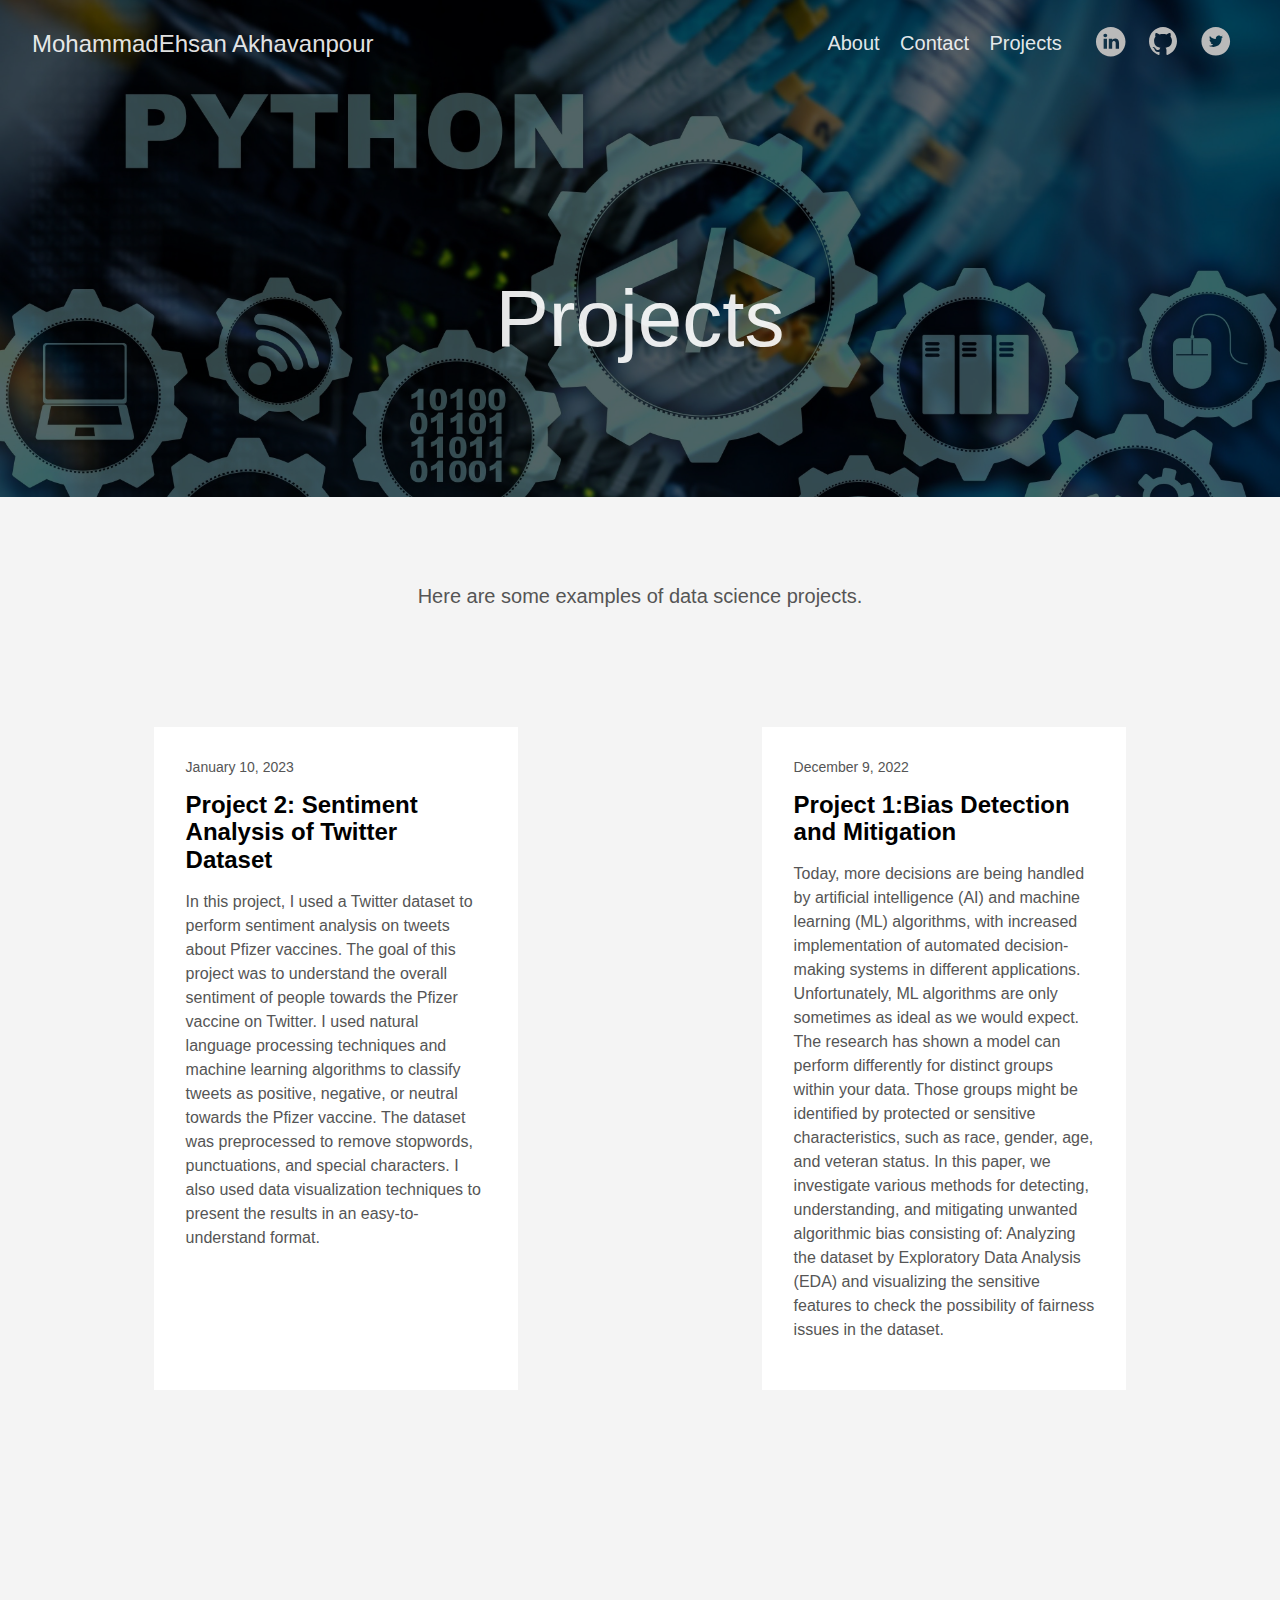
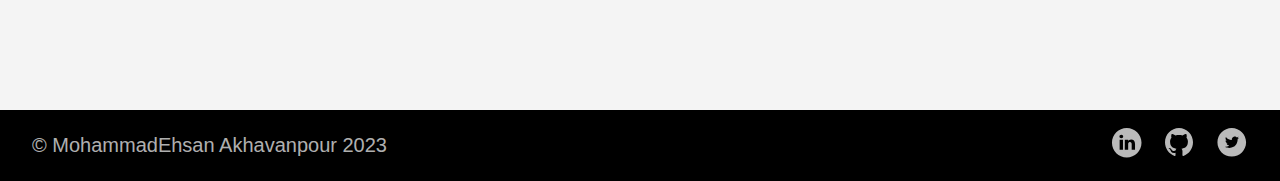
<file: post/page/1/index.html>
<!DOCTYPE html>
<html lang="en-us">
  <head>
    <title>https://ehsanap7.github.io/Ehsan_Portfolio/post/</title>
    <link rel="canonical" href="https://ehsanap7.github.io/Ehsan_Portfolio/post/">
    <meta name="robots" content="noindex">
    <meta charset="utf-8">
    <meta http-equiv="refresh" content="0; url=https://ehsanap7.github.io/Ehsan_Portfolio/post/">
  </head>
</html>
</file>
